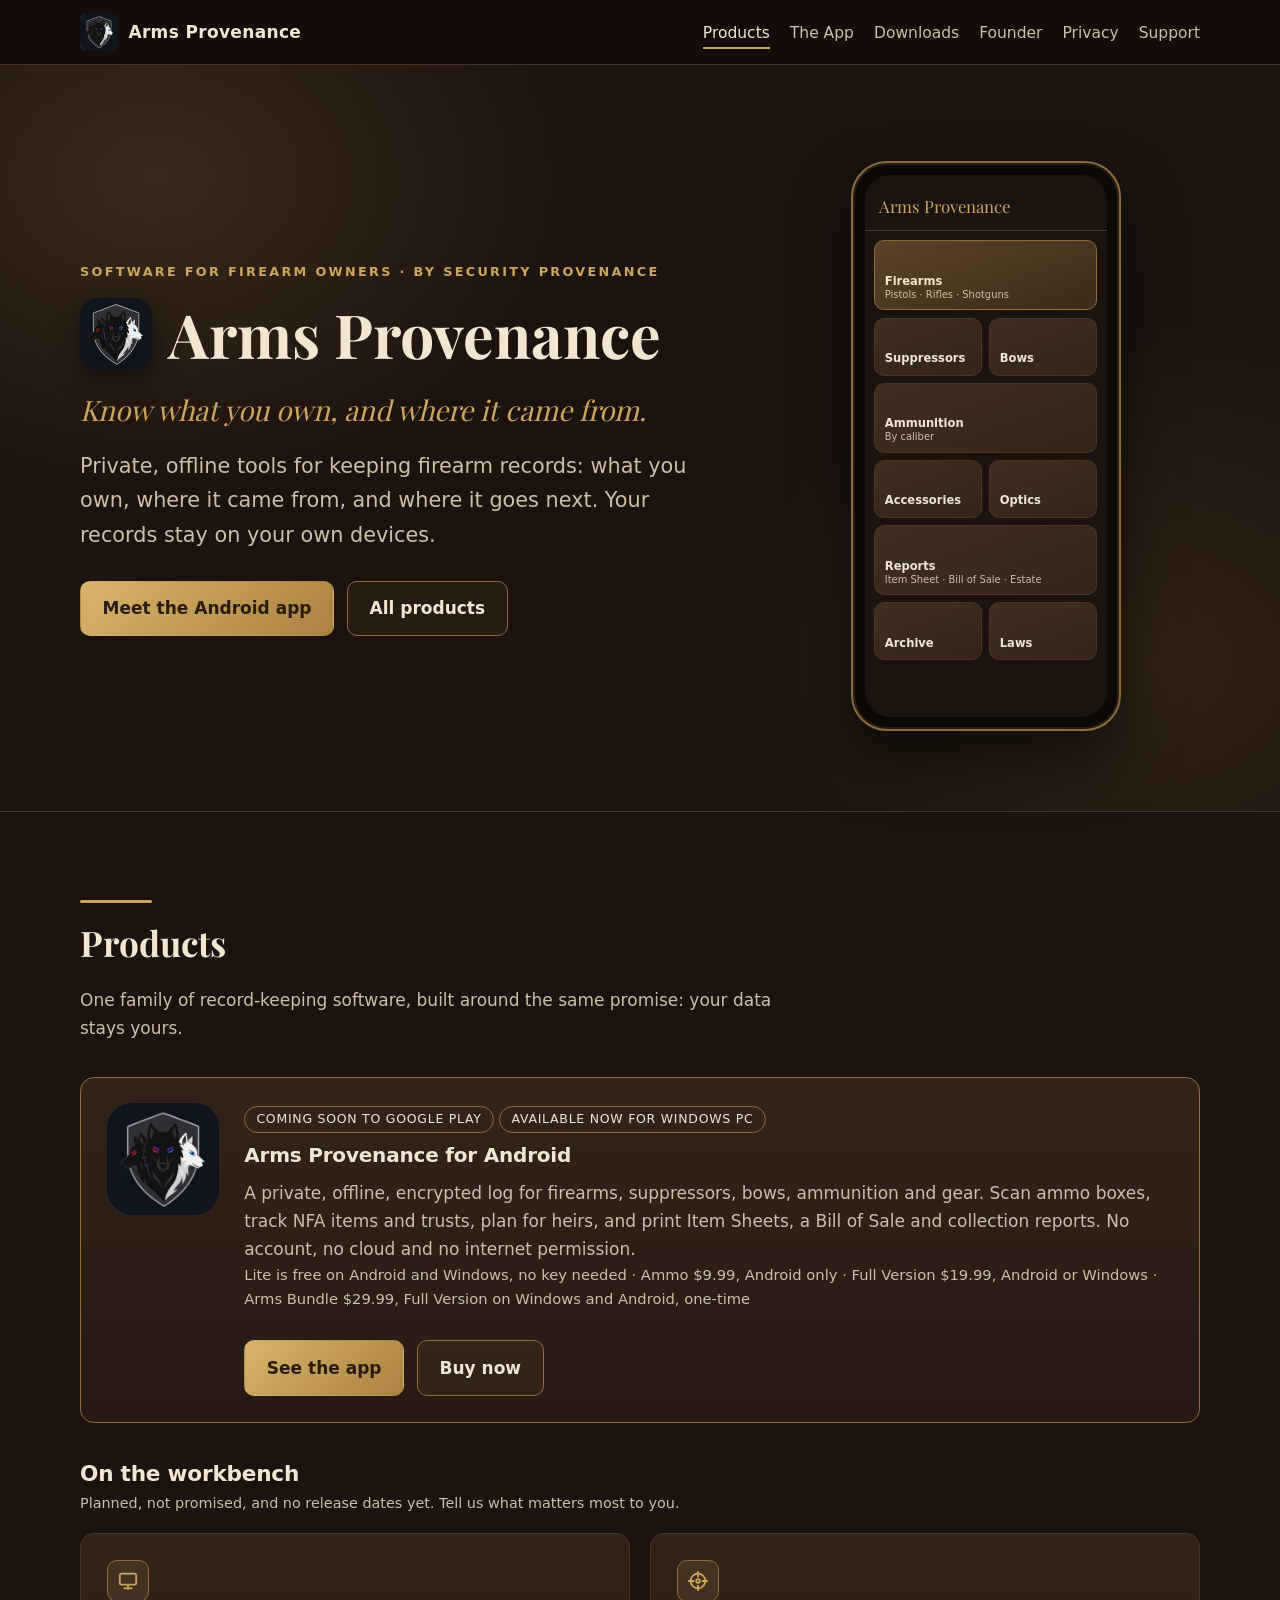
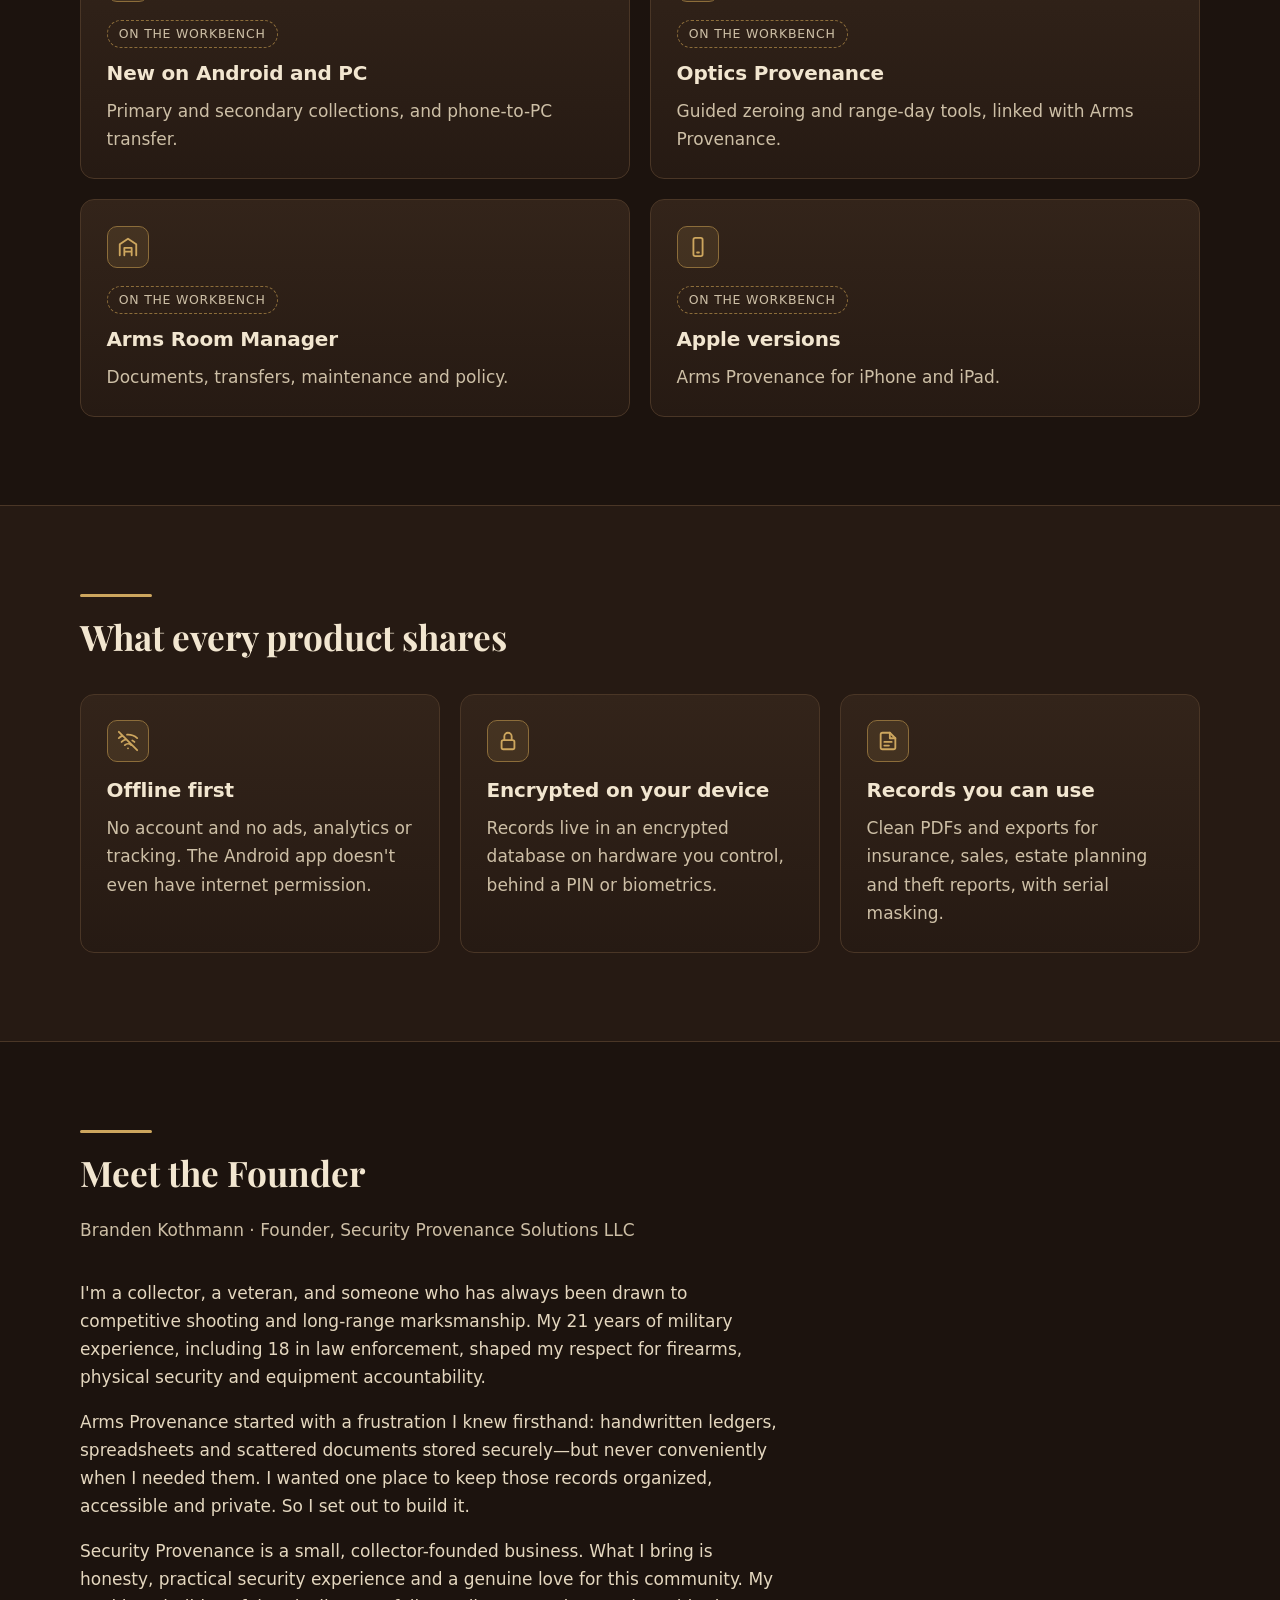
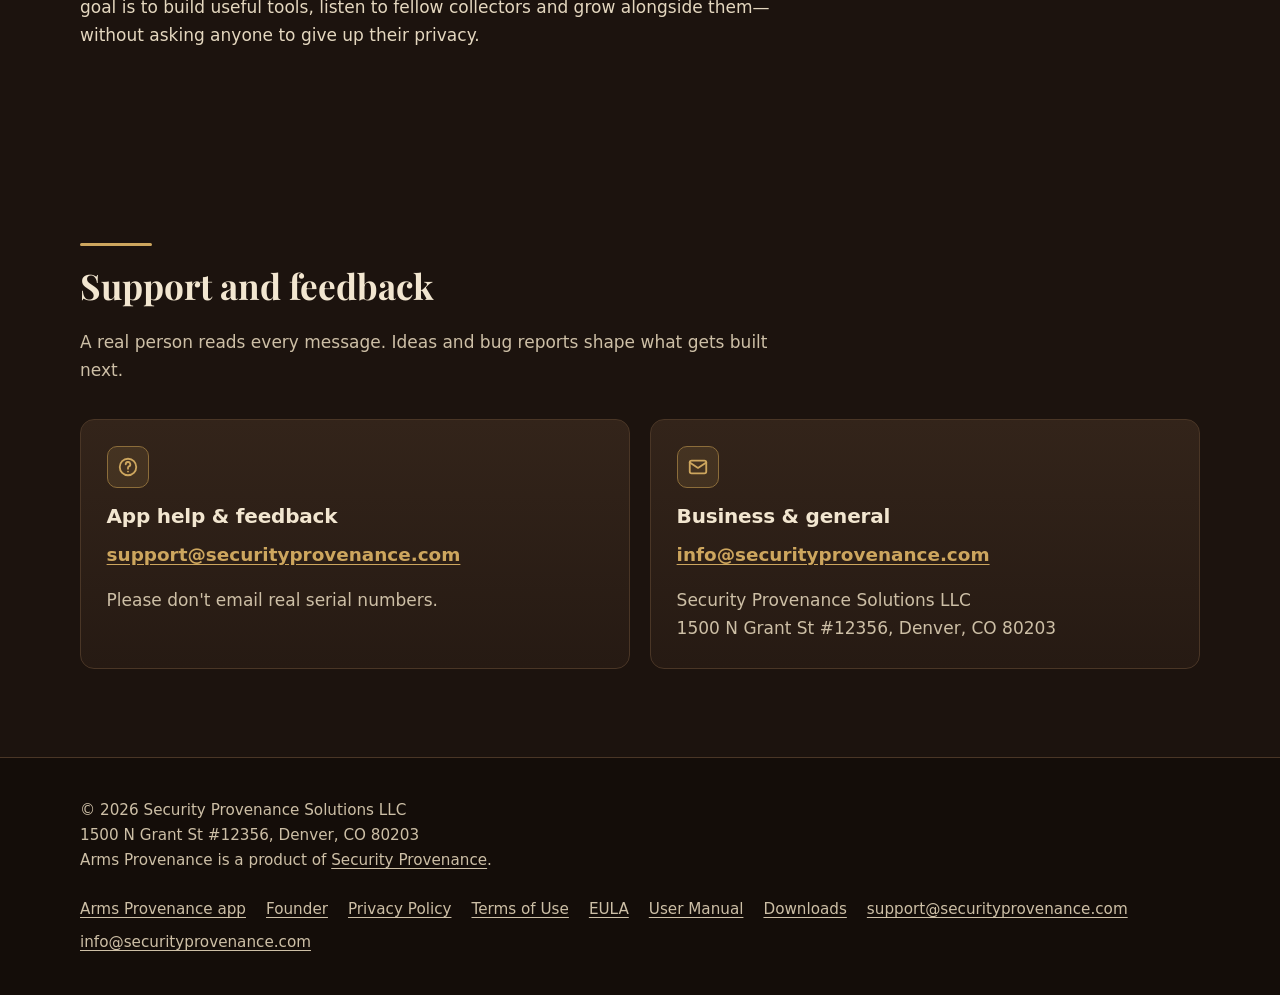
<file: index.html>
<!doctype html>
<html lang="en">
<head>
<meta charset="utf-8">
<meta name="viewport" content="width=device-width, initial-scale=1">
<meta http-equiv="Content-Security-Policy" content="default-src 'self'; img-src 'self' data:; style-src 'self'; script-src 'self'; object-src 'none'; base-uri 'self'; form-action 'self'">
<meta name="referrer" content="strict-origin-when-cross-origin">
<title>Arms Provenance | Private, offline software for firearm records</title>
<meta name="description" content="Arms Provenance is the home of private, offline firearm record-keeping software from Security Provenance, starting with the Arms Provenance Android app.">
<meta name="theme-color" content="#1C130E">
<meta name="color-scheme" content="dark">
<link rel="canonical" href="https://armsprovenance.com/">
<link rel="icon" href="favicon.ico" sizes="any">
<link rel="icon" type="image/png" sizes="32x32" href="favicon-32.png">
<link rel="apple-touch-icon" href="apple-touch-icon.png">
<link rel="preload" href="assets/fonts/ap-display.woff2" as="font" type="font/woff2" crossorigin>
<link rel="stylesheet" href="assets/css/style.css">
<link rel="stylesheet" href="assets/css/arms-provenance.css">
<meta property="og:type" content="website">
<meta property="og:site_name" content="Arms Provenance">
<meta property="og:title" content="Arms Provenance | Private, offline software for firearm records">
<meta property="og:description" content="Arms Provenance is the home of private, offline firearm record-keeping software from Security Provenance, starting with the Arms Provenance Android app.">
<meta property="og:url" content="https://armsprovenance.com/">
<meta property="og:image" content="https://armsprovenance.com/assets/img/og-image.jpg">
<meta property="og:image:width" content="1200">
<meta property="og:image:height" content="630">
<meta property="og:image:alt" content="Arms Provenance">
<meta name="twitter:card" content="summary_large_image">
<meta name="twitter:title" content="Arms Provenance | Private, offline software for firearm records">
<meta name="twitter:description" content="Arms Provenance is the home of private, offline firearm record-keeping software from Security Provenance, starting with the Arms Provenance Android app.">
<meta name="twitter:image" content="https://armsprovenance.com/assets/img/og-image.jpg">
</head>
<body class="ap">
<a class="skip" href="#main">Skip to content</a>
<header class="site-header">
  <nav class="container nav" aria-label="Main">
    <a class="brand" href="index.html"><img src="assets/img/logo-128.webp" width="38" height="38" alt=""><span>Arms Provenance</span></a>
    <ul>
      <li><a class="navlink" href="index.html#products" aria-current="page">Products</a></li>
      <li><a class="navlink" href="app.html">The App</a></li>
      <li><a class="navlink" href="downloads.html">Downloads</a></li>
      <li><a class="navlink" href="index.html#founder">Founder</a></li>
      <li><a class="navlink" href="privacy.html">Privacy</a></li>
      <li><a class="navlink" href="index.html#support">Support</a></li>
    </ul>
  </nav>
</header>
<main id="main">
<section class="ap-hero" aria-labelledby="hub-title">
  <div class="container hero-grid">
    <div>
      <span class="eyebrow">Software for firearm owners &middot; by Security Provenance</span>
      <div class="ap-title">
        <picture><source srcset="assets/img/logo-256.webp" type="image/webp"><img src="assets/img/logo-256.png" width="72" height="72" alt="Arms Provenance icon"></picture>
        <h1 id="hub-title">Arms Provenance</h1>
      </div>
      <p class="ap-tag">Know what you own, and where it came from.</p>
      <p class="lead">Private, offline tools for keeping firearm records: what you own, where it came from, and where it goes next. Your records stay on your own devices.</p>
      <div class="btns">
        <a class="btn btn-primary" href="app.html">Meet the Android app</a>
        <a class="btn btn-ghost" href="#products">All products</a>
      </div>
    </div>
    <div class="phone" role="img" aria-label="Illustration of the Arms Provenance home screen with category tiles">
      <div class="phone-screen">
        <div class="phone-bar">Arms Provenance</div>
        <div class="tiles" aria-hidden="true">
          <div class="tile wide brass">Firearms<small>Pistols &middot; Rifles &middot; Shotguns</small></div>
          <div class="tile">Suppressors</div>
          <div class="tile">Bows</div>
          <div class="tile wide">Ammunition<small>By caliber</small></div>
          <div class="tile">Accessories</div>
          <div class="tile">Optics</div>
          <div class="tile wide">Reports<small>Item Sheet &middot; Bill of Sale &middot; Estate</small></div>
          <div class="tile">Archive</div>
          <div class="tile">Laws</div>
        </div>
      </div>
    </div>
  </div>
</section>

<section id="products" aria-labelledby="products-title">
  <div class="container">
    <div class="section-head"><div class="rule" aria-hidden="true"><span></span><span></span><span></span></div><h2 id="products-title">Products</h2><p>One family of record-keeping software, built around the same promise: your data stays yours.</p></div>
    <article class="card product flagship">
      <picture><source srcset="assets/img/logo-256.webp" type="image/webp"><img src="assets/img/logo-256.png" width="112" height="112" alt="Arms Provenance app icon"></picture>
      <div>
        <span class="pill pill-brass">Coming soon to Google Play</span>
        <span class="pill pill-brass">Available now for Windows PC</span>
        <h3>Arms Provenance for Android</h3>
        <p>A private, offline, encrypted log for firearms, suppressors, bows, ammunition and gear. Scan ammo boxes, track NFA items and trusts, plan for heirs, and print Item Sheets, a Bill of Sale and collection reports. No account, no cloud and no internet permission.</p>
        <p class="tier-line">Lite is free on Android and Windows, no key needed &middot; Ammo $9.99, Android only &middot; Full Version $19.99, Android or Windows &middot; Arms Bundle $29.99, Full Version on Windows and Android, one-time</p>
        <div class="btns"><a class="btn btn-primary" href="app.html">See the app</a><a class="btn btn-ghost" href="app.html#pricing">Buy now</a></div>
      </div>
    </article>
    <h3 class="sub-head">On the workbench</h3>
    <p class="soon-note top">Planned, not promised, and no release dates yet. Tell us what matters most to you.</p>
    <div class="grid grid-2 products">
      <article class="card product soon-card">
        <div class="icon-dot"><svg viewBox="0 0 24 24" aria-hidden="true"><rect x="3" y="4" width="18" height="12" rx="2"/><path d="M8 20h8M12 16v4"/></svg></div>
        <span class="pill">On the workbench</span>
        <h3>New on Android and PC</h3>
        <p>Primary and secondary collections, and phone-to-PC transfer.</p>
      </article>
      <article class="card product soon-card">
        <div class="icon-dot"><svg viewBox="0 0 24 24" aria-hidden="true"><circle cx="12" cy="12" r="8"/><circle cx="12" cy="12" r="2"/><path d="M12 2v5M12 17v5M2 12h5M17 12h5"/></svg></div>
        <span class="pill">On the workbench</span>
        <h3>Optics Provenance</h3>
        <p>Guided zeroing and range-day tools, linked with Arms Provenance.</p>
      </article>
      <article class="card product soon-card">
        <div class="icon-dot"><svg viewBox="0 0 24 24" aria-hidden="true"><path d="M3 21V9l9-6 9 6v12"/><path d="M8 21v-8h8v8M8 17h8"/></svg></div>
        <span class="pill">On the workbench</span>
        <h3>Arms Room Manager</h3>
        <p>Documents, transfers, maintenance and policy.</p>
      </article>
      <article class="card product soon-card">
        <div class="icon-dot"><svg viewBox="0 0 24 24" aria-hidden="true"><rect x="7" y="2" width="10" height="20" rx="2"/><path d="M11 18h2"/></svg></div>
        <span class="pill">On the workbench</span>
        <h3>Apple versions</h3>
        <p>Arms Provenance for iPhone and iPad.</p>
      </article>
    </div>
  </div>
</section>

<section class="section-alt" aria-labelledby="why-title">
  <div class="container">
    <div class="section-head"><div class="rule" aria-hidden="true"><span></span><span></span><span></span></div><h2 id="why-title">What every product shares</h2></div>
    <div class="grid grid-3">
      <div class="card"><div class="icon-dot"><svg viewBox="0 0 24 24" aria-hidden="true"><path d="M2 2l20 20M8.5 16.5a5 5 0 0 1 7 0M5 13a10 10 0 0 1 5-2.7M19 13a10 10 0 0 0-2.3-1.6M2 8.8a15 15 0 0 1 4.2-2.6M22 8.8A15 15 0 0 0 11 5M12 20h.01"/></svg></div><h3>Offline first</h3><p>No account and no ads, analytics or tracking. The Android app doesn't even have internet permission.</p></div>
      <div class="card"><div class="icon-dot"><svg viewBox="0 0 24 24" aria-hidden="true"><rect x="5" y="11" width="14" height="10" rx="2"/><path d="M8 11V7a4 4 0 0 1 8 0v4"/></svg></div><h3>Encrypted on your device</h3><p>Records live in an encrypted database on hardware you control, behind a PIN or biometrics.</p></div>
      <div class="card"><div class="icon-dot"><svg viewBox="0 0 24 24" aria-hidden="true"><path d="M14 3H6a2 2 0 0 0-2 2v14a2 2 0 0 0 2 2h12a2 2 0 0 0 2-2V9z"/><path d="M14 3v6h6M8 13h8M8 17h5"/></svg></div><h3>Records you can use</h3><p>Clean PDFs and exports for insurance, sales, estate planning and theft reports, with serial masking.</p></div>
    </div>
  </div>
</section>


<section id="founder" aria-labelledby="founder-title">
  <div class="container">
    <div class="section-head">
      <div class="rule" aria-hidden="true"><span></span><span></span><span></span></div>
      <h2 id="founder-title">Meet the Founder</h2>
      <p>Branden Kothmann · Founder, Security Provenance Solutions LLC</p>
    </div>
    <div class="prose founder-copy">
      <p>I'm a collector, a veteran, and someone who has always been drawn to competitive shooting and long-range marksmanship. My 21 years of military experience, including 18 in law enforcement, shaped my respect for firearms, physical security and equipment accountability.</p>
      <p>Arms Provenance started with a frustration I knew firsthand: handwritten ledgers, spreadsheets and scattered documents stored securely—but never conveniently when I needed them. I wanted one place to keep those records organized, accessible and private. So I set out to build it.</p>
      <p>Security Provenance is a small, collector-founded business. What I bring is honesty, practical security experience and a genuine love for this community. My goal is to build useful tools, listen to fellow collectors and grow alongside them—without asking anyone to give up their privacy.</p>
    </div>
  </div>
</section>

<section id="support" aria-labelledby="support-title">
  <div class="container">
    <div class="section-head"><div class="rule" aria-hidden="true"><span></span><span></span><span></span></div><h2 id="support-title">Support and feedback</h2><p>A real person reads every message. Ideas and bug reports shape what gets built next.</p></div>
    <div class="grid grid-2">
      <div class="card contact-card"><div class="icon-dot"><svg viewBox="0 0 24 24" aria-hidden="true"><circle cx="12" cy="12" r="9"/><path d="M9.5 9a2.5 2.5 0 1 1 3.5 2.3c-.6.3-1 .9-1 1.6V14M12 17h.01"/></svg></div><h3>App help &amp; feedback</h3><p><a class="mail" href="mailto:support@securityprovenance.com?subject=Arms%20Provenance%20support">support@securityprovenance.com</a></p><p class="mt">Please don't email real serial numbers.</p></div>
      <div class="card contact-card"><div class="icon-dot"><svg viewBox="0 0 24 24" aria-hidden="true"><rect x="3" y="5" width="18" height="14" rx="2"/><path d="M3 7l9 6 9-6"/></svg></div><h3>Business &amp; general</h3><p><a class="mail" href="mailto:info@securityprovenance.com">info@securityprovenance.com</a></p><p class="mt">Security Provenance Solutions LLC<br>1500 N Grant St #12356, Denver, CO 80203</p></div>
    </div>
  </div>
</section>
</main>
<footer class="site-footer">
  <div class="container footer-grid">
    <div>
      <p class="m0">&copy; 2026 Security Provenance Solutions LLC</p>
      <p class="m0">1500 N Grant St #12356, Denver, CO 80203</p>
      <p class="m0">Arms Provenance is a product of <a href="https://securityprovenance.com/">Security Provenance</a>.</p>
    </div>
    <ul>
      <li><a href="app.html">Arms Provenance app</a></li>
      <li><a href="index.html#founder">Founder</a></li>
      <li><a href="privacy.html">Privacy Policy</a></li>
      <li><a href="terms.html">Terms of Use</a></li>
      <li><a href="eula.html">EULA</a></li>
      <li><a href="Arms_Provenance_User_Manual.pdf">User Manual</a></li>
      <li><a href="downloads.html">Downloads</a></li>
      <li><a href="mailto:support@securityprovenance.com">support@securityprovenance.com</a></li>
      <li><a href="mailto:info@securityprovenance.com">info@securityprovenance.com</a></li>
    </ul>
  </div>
</footer>
</body>
</html>
</file>
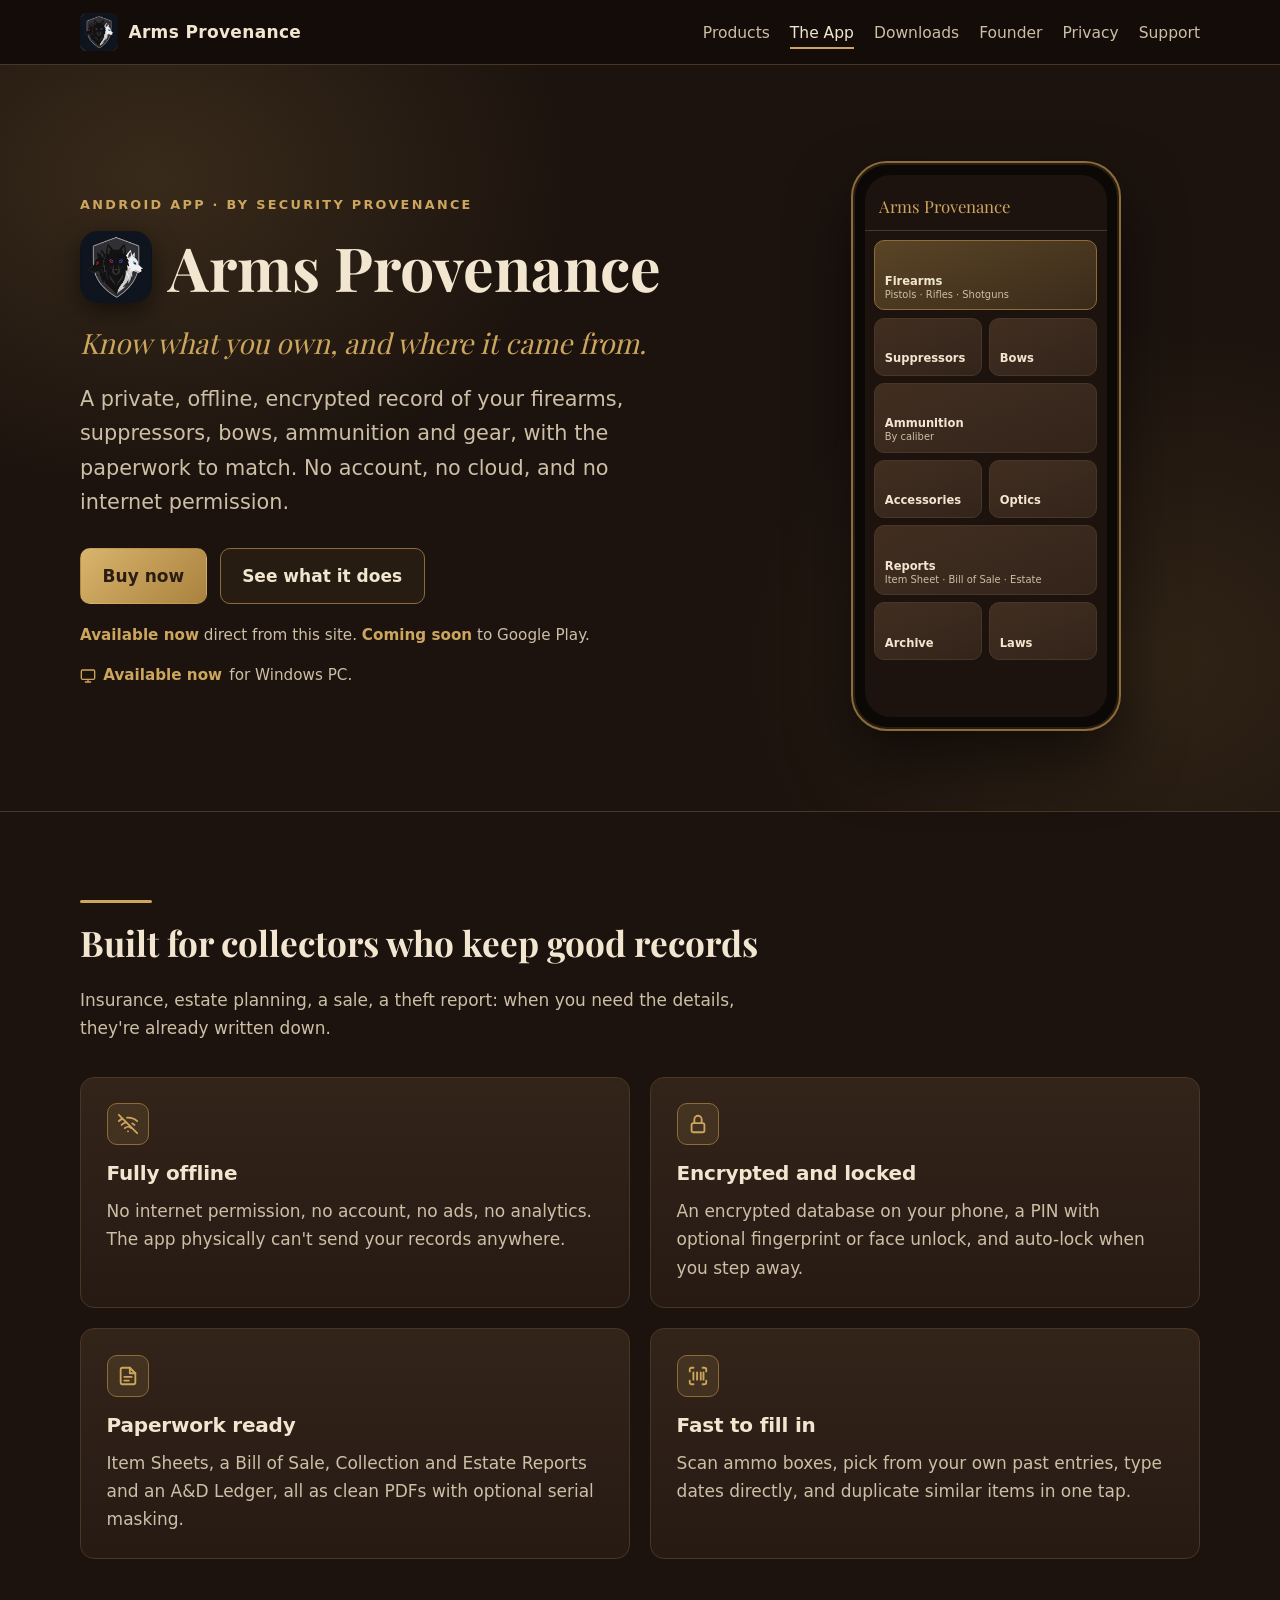
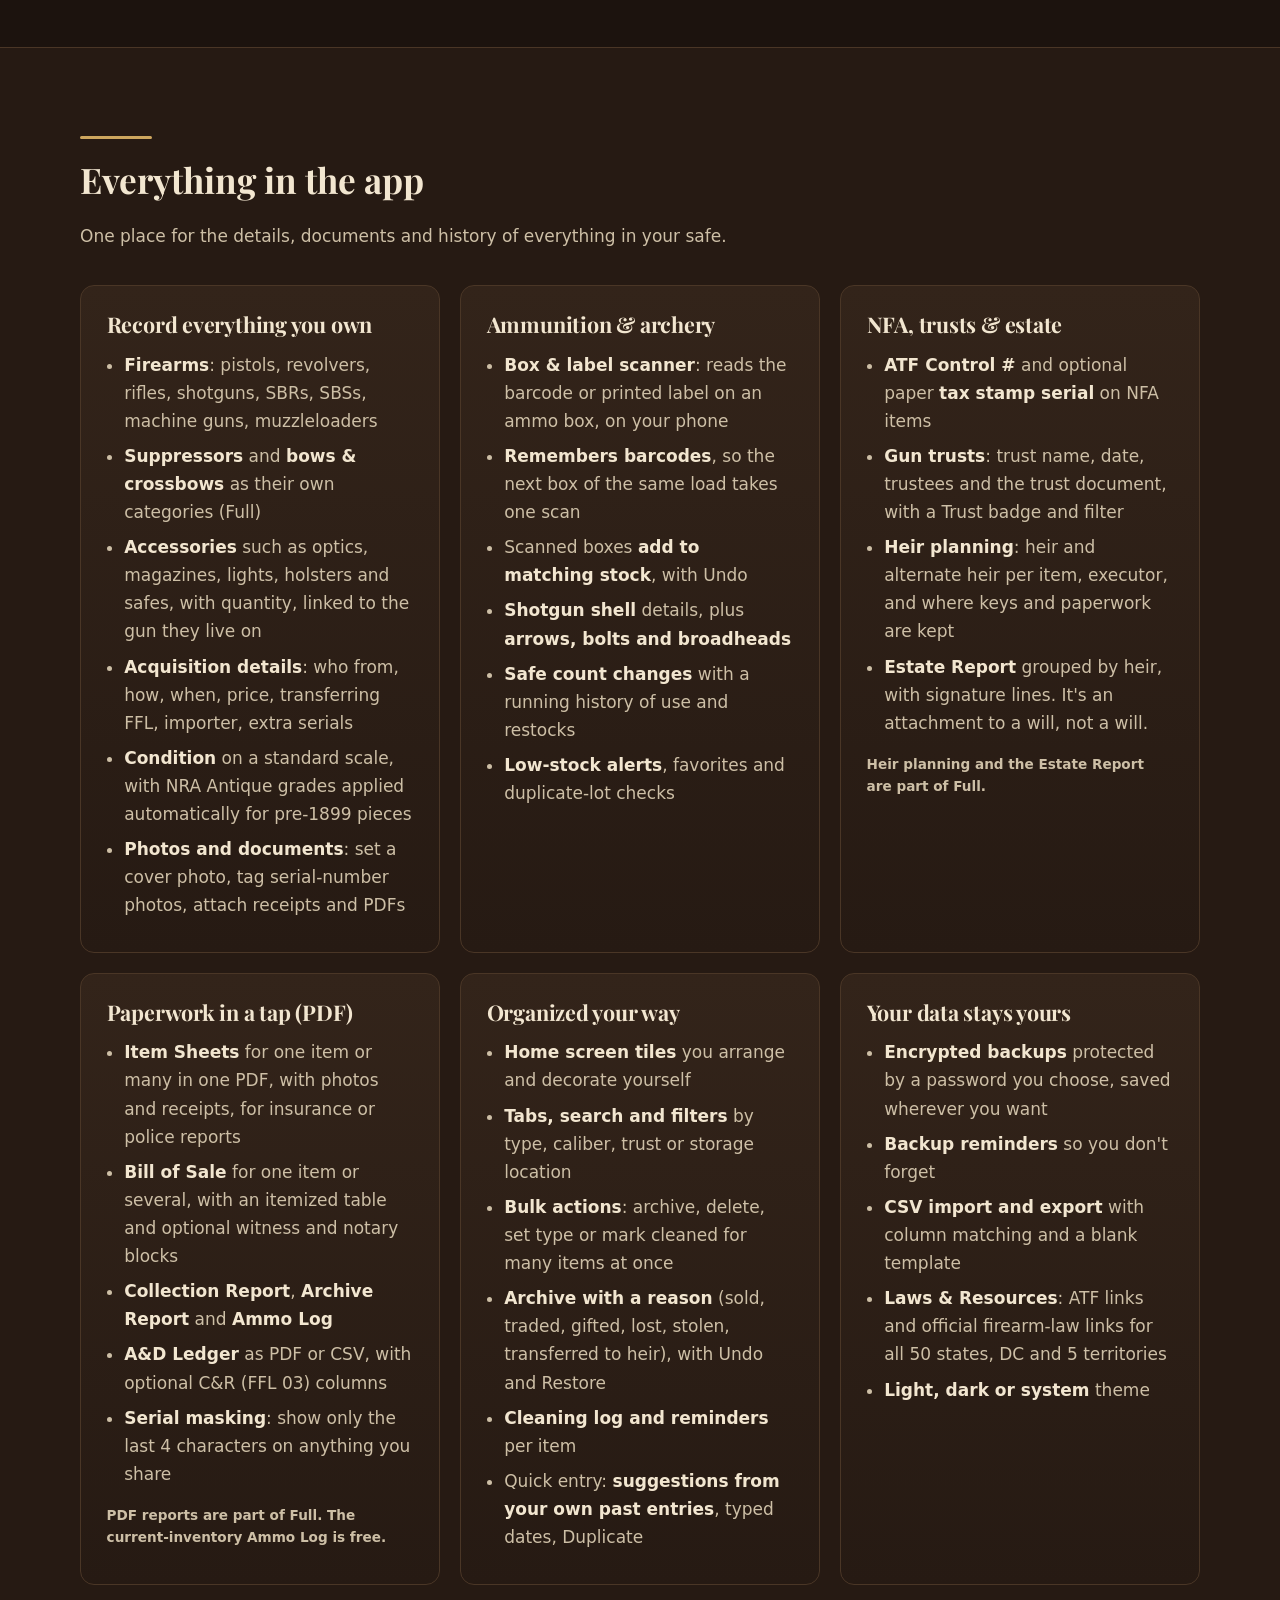
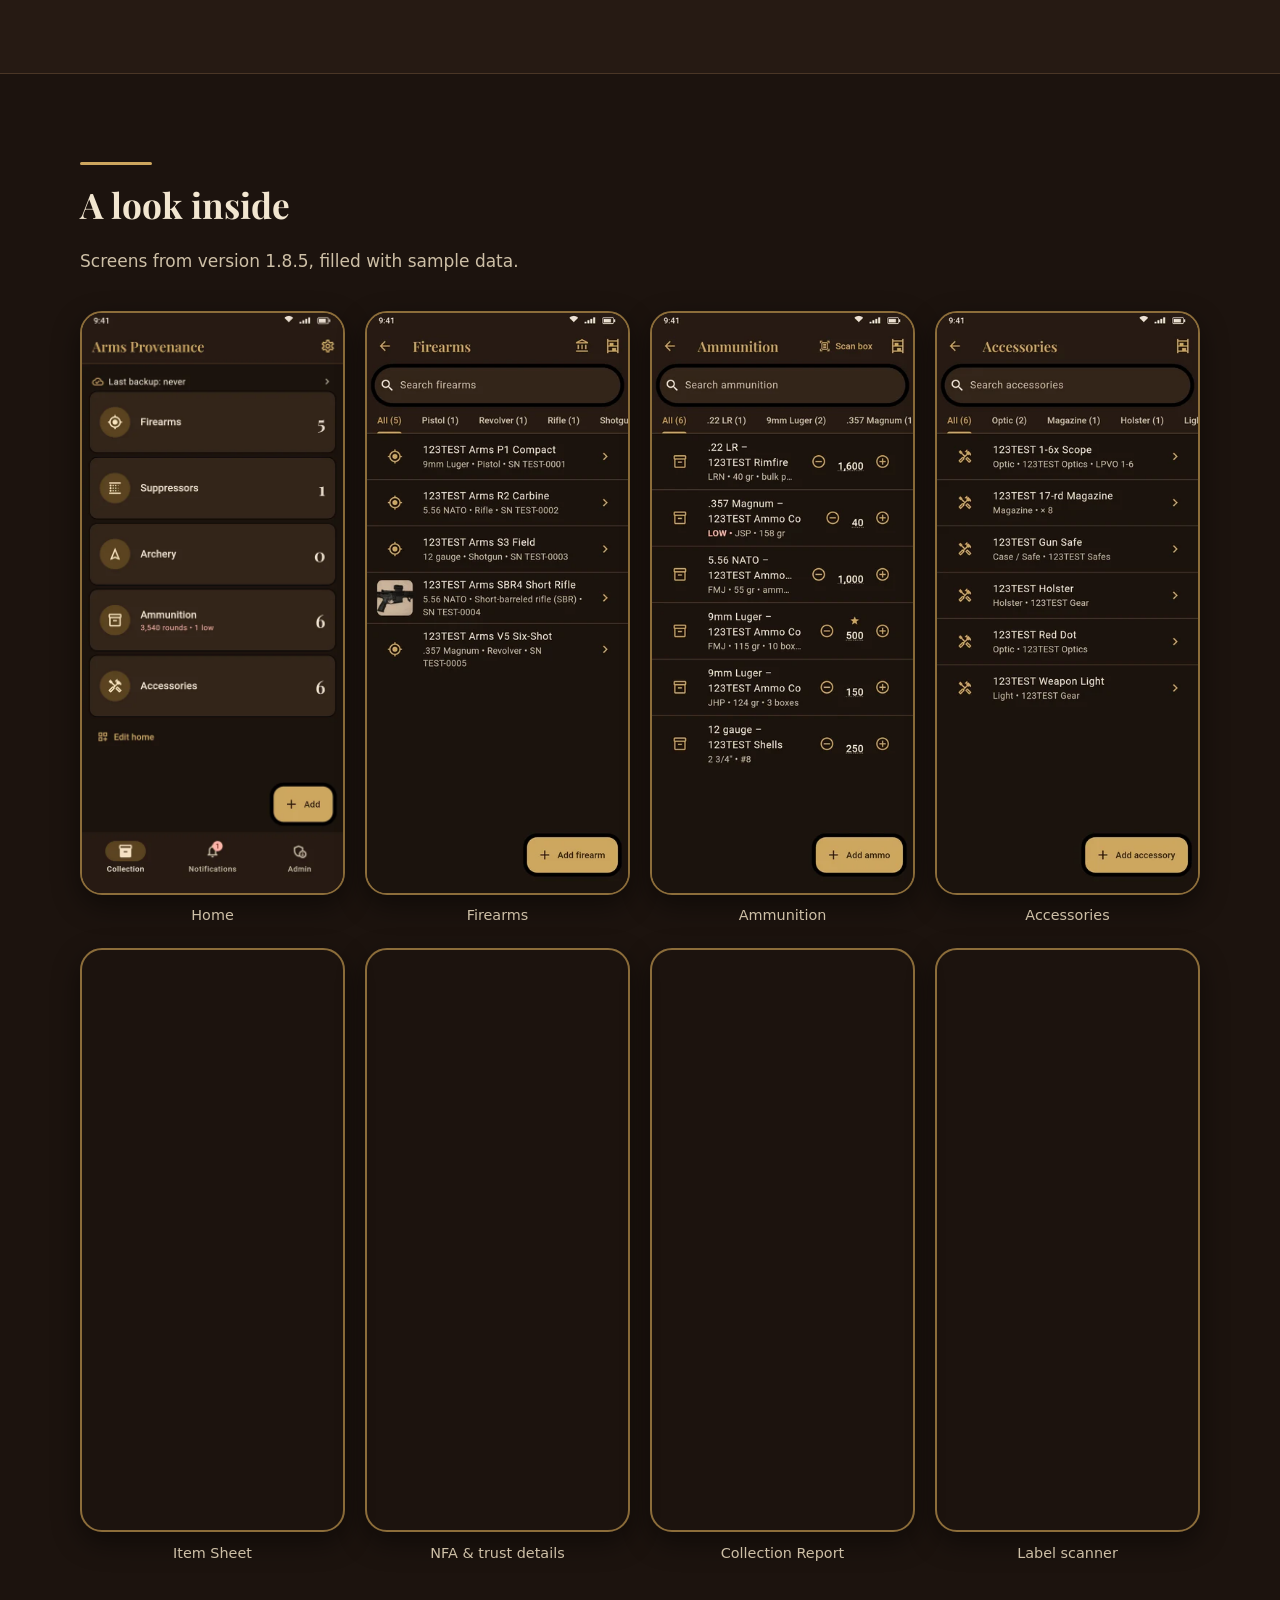
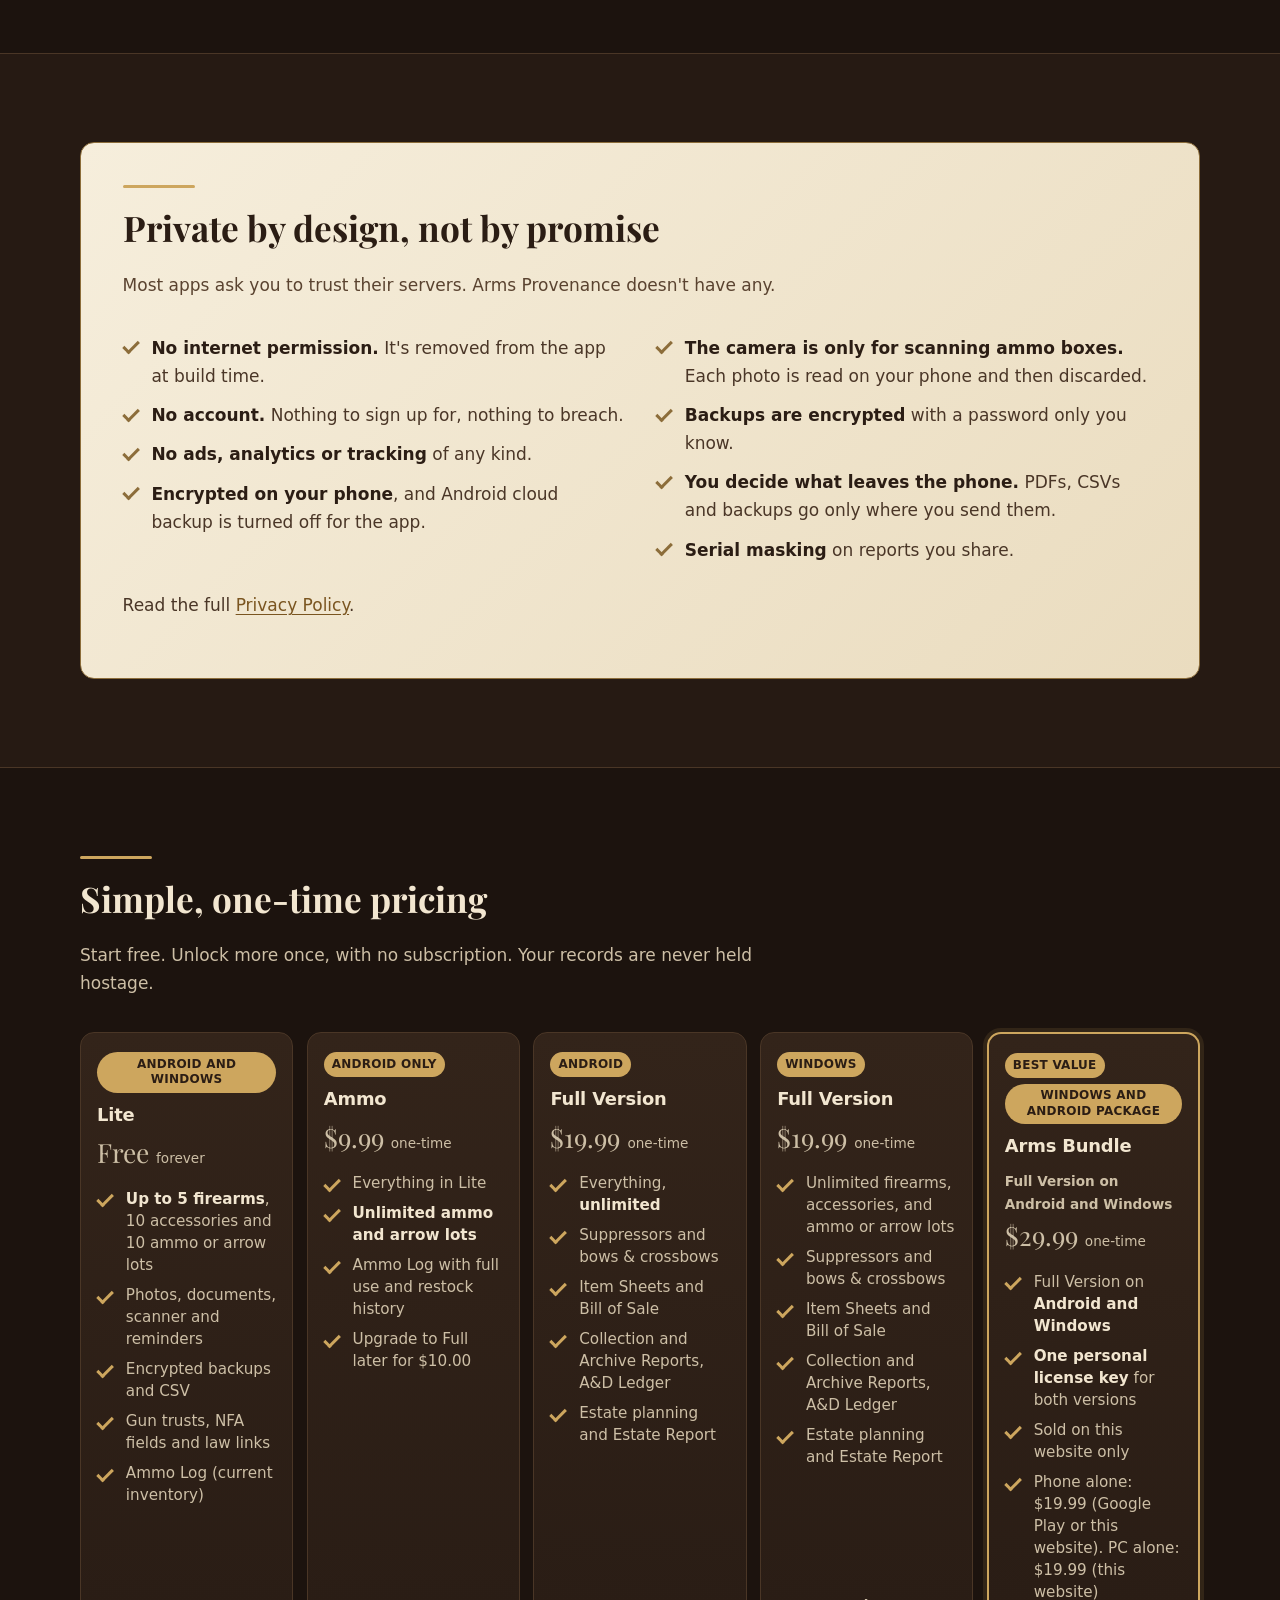
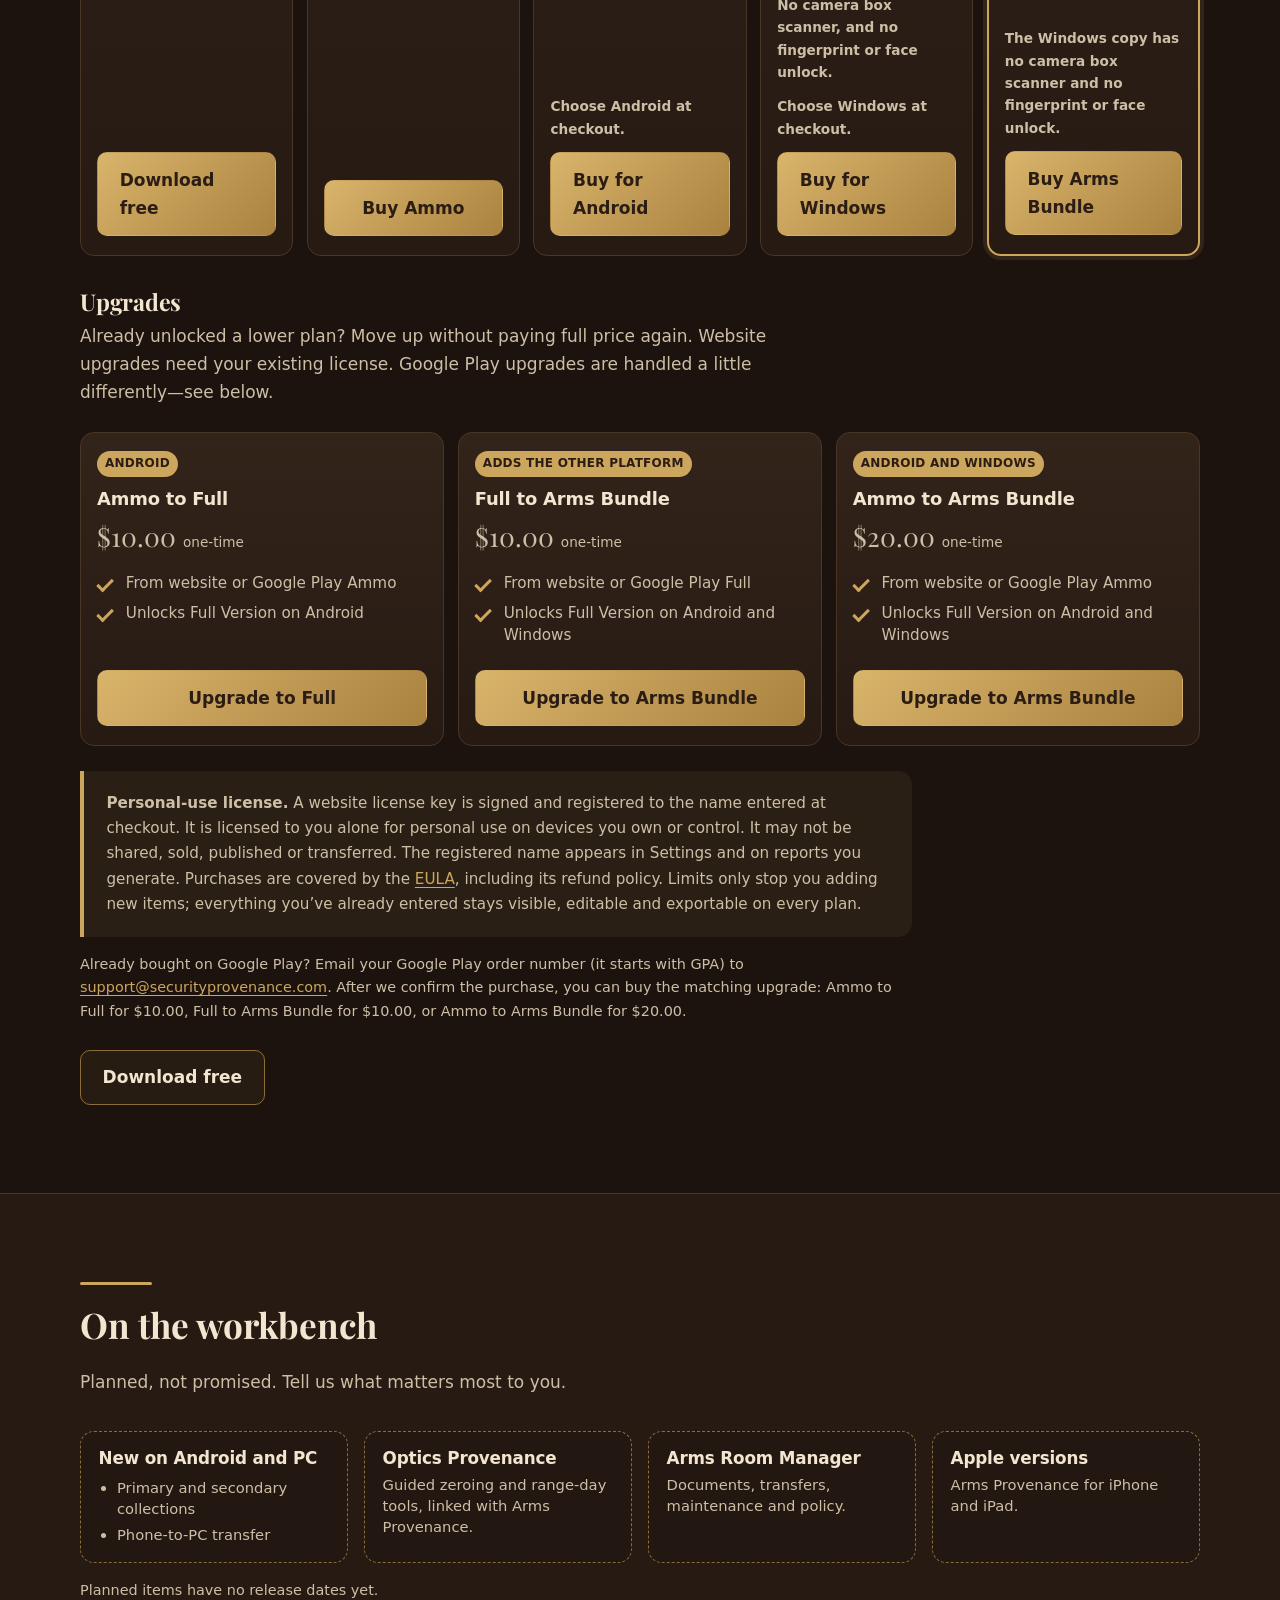
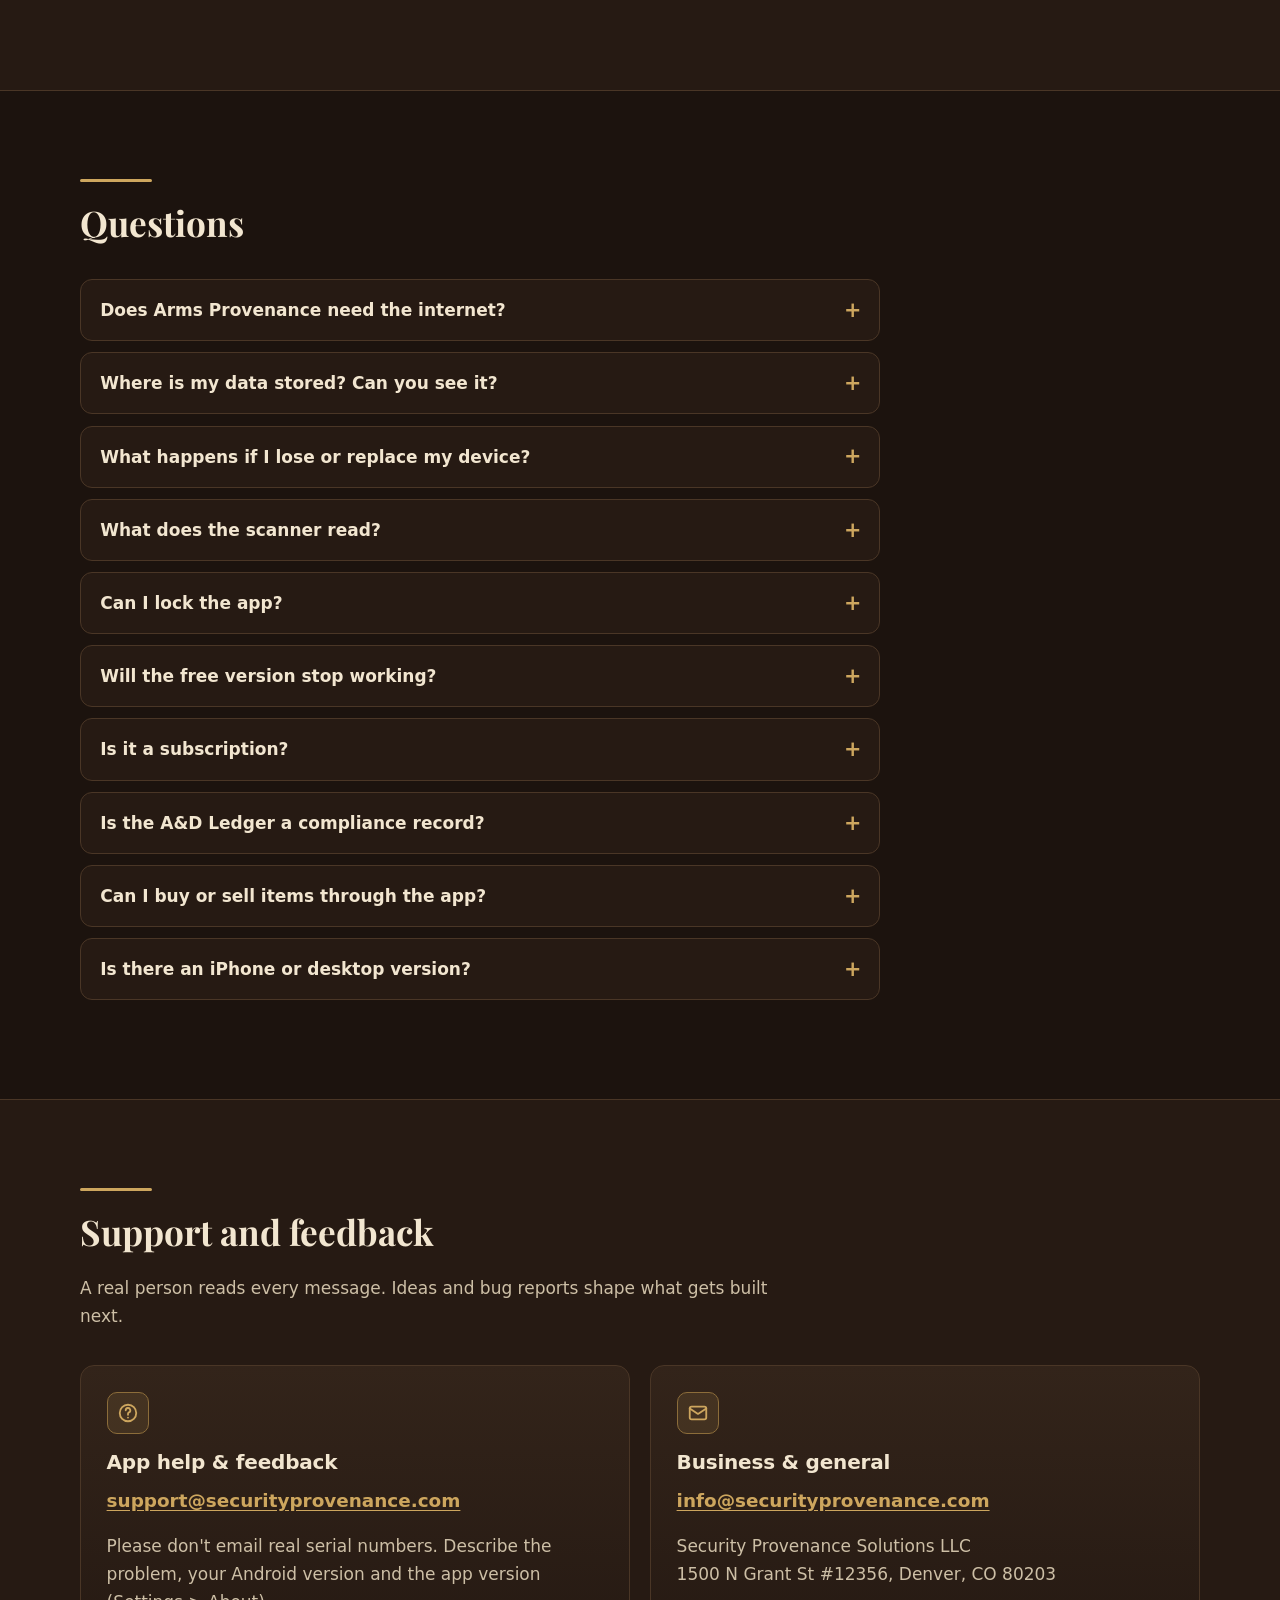
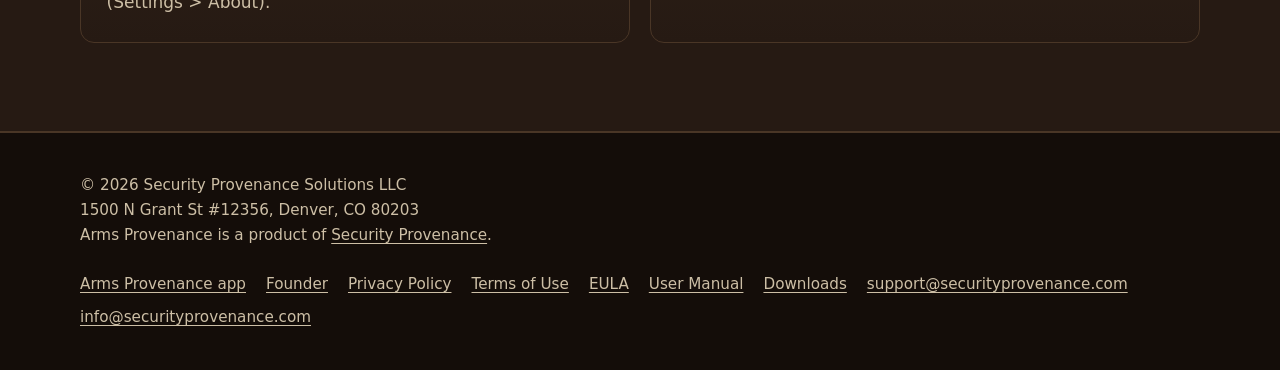
<file: app.html>
<!doctype html>
<html lang="en">
<head>
<meta charset="utf-8">
<meta name="viewport" content="width=device-width, initial-scale=1">
<meta http-equiv="Content-Security-Policy" content="default-src 'self'; img-src 'self' data:; style-src 'self'; script-src 'self'; object-src 'none'; base-uri 'self'; form-action 'self'">
<meta name="referrer" content="strict-origin-when-cross-origin">
<title>Arms Provenance for Android | Private, offline firearm collection log</title>
<meta name="description" content="Arms Provenance is a private, offline, encrypted Android log for firearms, suppressors, bows, ammunition and gear, with item sheets, bills of sale and estate reports. No internet permission.">
<meta name="theme-color" content="#1C130E">
<meta name="color-scheme" content="dark">
<link rel="canonical" href="https://armsprovenance.com/app.html">
<link rel="icon" href="favicon.ico" sizes="any">
<link rel="icon" type="image/png" sizes="32x32" href="favicon-32.png">
<link rel="apple-touch-icon" href="apple-touch-icon.png">
<link rel="preload" href="assets/fonts/ap-display.woff2" as="font" type="font/woff2" crossorigin>
<link rel="stylesheet" href="assets/css/style.css">
<link rel="stylesheet" href="assets/css/arms-provenance.css">
<meta property="og:type" content="website">
<meta property="og:site_name" content="Arms Provenance">
<meta property="og:title" content="Arms Provenance for Android | Private, offline firearm collection log">
<meta property="og:description" content="Arms Provenance is a private, offline, encrypted Android log for firearms, suppressors, bows, ammunition and gear, with item sheets, bills of sale and estate reports. No internet permission.">
<meta property="og:url" content="https://armsprovenance.com/app.html">
<meta property="og:image" content="https://armsprovenance.com/assets/img/og-image.jpg">
<meta property="og:image:width" content="1200">
<meta property="og:image:height" content="630">
<meta property="og:image:alt" content="Arms Provenance">
<meta name="twitter:card" content="summary_large_image">
<meta name="twitter:title" content="Arms Provenance for Android | Private, offline firearm collection log">
<meta name="twitter:description" content="Arms Provenance is a private, offline, encrypted Android log for firearms, suppressors, bows, ammunition and gear, with item sheets, bills of sale and estate reports. No internet permission.">
<meta name="twitter:image" content="https://armsprovenance.com/assets/img/og-image.jpg">
</head>
<body class="ap">
<a class="skip" href="#main">Skip to content</a>
<header class="site-header">
  <nav class="container nav" aria-label="Main">
    <a class="brand" href="index.html"><img src="assets/img/logo-128.webp" width="38" height="38" alt=""><span>Arms Provenance</span></a>
    <ul>
      <li><a class="navlink" href="index.html#products">Products</a></li>
      <li><a class="navlink" href="app.html" aria-current="page">The App</a></li>
      <li><a class="navlink" href="downloads.html">Downloads</a></li>
      <li><a class="navlink" href="index.html#founder">Founder</a></li>
      <li><a class="navlink" href="privacy.html">Privacy</a></li>
      <li><a class="navlink" href="index.html#support">Support</a></li>
    </ul>
  </nav>
</header>
<main id="main">
<section class="ap-hero" aria-labelledby="ap-title">
  <div class="container hero-grid">
    <div>
      <span class="eyebrow">Android app &middot; by Security Provenance</span>
      <div class="ap-title">
        <picture><source srcset="assets/img/logo-256.webp" type="image/webp"><img src="assets/img/logo-256.png" width="72" height="72" alt="Arms Provenance app icon"></picture>
        <h1 id="ap-title">Arms Provenance</h1>
      </div>
      <p class="ap-tag">Know what you own, and where it came from.</p>
      <p class="lead">A private, offline, encrypted record of your firearms, suppressors, bows, ammunition and gear, with the paperwork to match. No account, no cloud, and no internet permission.</p>
      <div class="btns">
        <a class="btn btn-primary" href="#pricing">Buy now</a>
        <a class="btn btn-ghost" href="#features">See what it does</a>
      </div>
      <p class="ap-status"><strong>Available now</strong> direct from this site. <strong>Coming soon</strong> to Google Play.</p>
      <p class="ap-status ap-status-pc"><svg class="ap-ico" aria-hidden="true" viewBox="0 0 24 24" width="16" height="16" fill="none" stroke="currentColor" stroke-width="2" stroke-linecap="round" stroke-linejoin="round"><rect x="2" y="3" width="20" height="14" rx="2"/><path d="M8 21h8M12 17v4"/></svg><strong>Available now</strong> for Windows PC.</p>
    </div>
    <div class="phone" role="img" aria-label="Illustration of the Arms Provenance home screen with category tiles">
      <div class="phone-screen">
        <div class="phone-bar">Arms Provenance</div>
        <div class="tiles" aria-hidden="true">
          <div class="tile wide brass">Firearms<small>Pistols &middot; Rifles &middot; Shotguns</small></div>
          <div class="tile">Suppressors</div>
          <div class="tile">Bows</div>
          <div class="tile wide">Ammunition<small>By caliber</small></div>
          <div class="tile">Accessories</div>
          <div class="tile">Optics</div>
          <div class="tile wide">Reports<small>Item Sheet &middot; Bill of Sale &middot; Estate</small></div>
          <div class="tile">Archive</div>
          <div class="tile">Laws</div>
        </div>
      </div>
    </div>
  </div>
</section>

<section aria-labelledby="benefits-title">
  <div class="container">
    <div class="section-head"><div class="rule" aria-hidden="true"><span></span><span></span><span></span></div><h2 id="benefits-title">Built for collectors who keep good records</h2><p>Insurance, estate planning, a sale, a theft report: when you need the details, they're already written down.</p></div>
    <div class="grid grid-2">
      <div class="card"><div class="icon-dot"><svg viewBox="0 0 24 24" aria-hidden="true"><path d="M2 2l20 20M8.5 16.5a5 5 0 0 1 7 0M5 13a10 10 0 0 1 5-2.7M19 13a10 10 0 0 0-2.3-1.6M2 8.8a15 15 0 0 1 4.2-2.6M22 8.8A15 15 0 0 0 11 5M12 20h.01"/></svg></div><h3>Fully offline</h3><p>No internet permission, no account, no ads, no analytics. The app physically can't send your records anywhere.</p></div>
      <div class="card"><div class="icon-dot"><svg viewBox="0 0 24 24" aria-hidden="true"><rect x="5" y="11" width="14" height="10" rx="2"/><path d="M8 11V7a4 4 0 0 1 8 0v4"/></svg></div><h3>Encrypted and locked</h3><p>An encrypted database on your phone, a PIN with optional fingerprint or face unlock, and auto-lock when you step away.</p></div>
      <div class="card"><div class="icon-dot"><svg viewBox="0 0 24 24" aria-hidden="true"><path d="M14 3H6a2 2 0 0 0-2 2v14a2 2 0 0 0 2 2h12a2 2 0 0 0 2-2V9z"/><path d="M14 3v6h6M8 13h8M8 17h5"/></svg></div><h3>Paperwork ready</h3><p>Item Sheets, a Bill of Sale, Collection and Estate Reports and an A&amp;D Ledger, all as clean PDFs with optional serial masking.</p></div>
      <div class="card"><div class="icon-dot"><svg viewBox="0 0 24 24" aria-hidden="true"><path d="M3 7V5a2 2 0 0 1 2-2h2M17 3h2a2 2 0 0 1 2 2v2M21 17v2a2 2 0 0 1-2 2h-2M7 21H5a2 2 0 0 1-2-2v-2M7 8v8M11 8v8M15 8v8M18 8v8"/></svg></div><h3>Fast to fill in</h3><p>Scan ammo boxes, pick from your own past entries, type dates directly, and duplicate similar items in one tap.</p></div>
    </div>
  </div>
</section>

<section id="features" class="section-alt" aria-labelledby="features-title">
  <div class="container">
    <div class="section-head"><div class="rule" aria-hidden="true"><span></span><span></span><span></span></div><h2 id="features-title">Everything in the app</h2><p>One place for the details, documents and history of everything in your safe.</p></div>
    <div class="grid grid-3"><div class="card feat-group"><h3>Record everything you own</h3><ul><li><strong>Firearms</strong>: pistols, revolvers, rifles, shotguns, SBRs, SBSs, machine guns, muzzleloaders</li><li><strong>Suppressors</strong> and <strong>bows &amp; crossbows</strong> as their own categories (Full)</li><li><strong>Accessories</strong> such as optics, magazines, lights, holsters and safes, with quantity, linked to the gun they live on</li><li><strong>Acquisition details</strong>: who from, how, when, price, transferring FFL, importer, extra serials</li><li><strong>Condition</strong> on a standard scale, with NRA Antique grades applied automatically for pre-1899 pieces</li><li><strong>Photos and documents</strong>: set a cover photo, tag serial-number photos, attach receipts and PDFs</li></ul></div><div class="card feat-group"><h3>Ammunition &amp; archery</h3><ul><li><strong>Box &amp; label scanner</strong>: reads the barcode or printed label on an ammo box, on your phone</li><li><strong>Remembers barcodes</strong>, so the next box of the same load takes one scan</li><li>Scanned boxes <strong>add to matching stock</strong>, with Undo</li><li><strong>Shotgun shell</strong> details, plus <strong>arrows, bolts and broadheads</strong></li><li><strong>Safe count changes</strong> with a running history of use and restocks</li><li><strong>Low-stock alerts</strong>, favorites and duplicate-lot checks</li></ul></div><div class="card feat-group"><h3>NFA, trusts &amp; estate</h3><ul><li><strong>ATF Control #</strong> and optional paper <strong>tax stamp serial</strong> on NFA items</li><li><strong>Gun trusts</strong>: trust name, date, trustees and the trust document, with a Trust badge and filter</li><li><strong>Heir planning</strong>: heir and alternate heir per item, executor, and where keys and paperwork are kept</li><li><strong>Estate Report</strong> grouped by heir, with signature lines. It's an attachment to a will, not a will.</li></ul><p class="tier-note mt">Heir planning and the Estate Report are part of Full.</p></div><div class="card feat-group"><h3>Paperwork in a tap (PDF)</h3><ul><li><strong>Item Sheets</strong> for one item or many in one PDF, with photos and receipts, for insurance or police reports</li><li><strong>Bill of Sale</strong> for one item or several, with an itemized table and optional witness and notary blocks</li><li><strong>Collection Report</strong>, <strong>Archive Report</strong> and <strong>Ammo Log</strong></li><li><strong>A&amp;D Ledger</strong> as PDF or CSV, with optional C&amp;R (FFL 03) columns</li><li><strong>Serial masking</strong>: show only the last 4 characters on anything you share</li></ul><p class="tier-note mt">PDF reports are part of Full. The current-inventory Ammo Log is free.</p></div><div class="card feat-group"><h3>Organized your way</h3><ul><li><strong>Home screen tiles</strong> you arrange and decorate yourself</li><li><strong>Tabs, search and filters</strong> by type, caliber, trust or storage location</li><li><strong>Bulk actions</strong>: archive, delete, set type or mark cleaned for many items at once</li><li><strong>Archive with a reason</strong> (sold, traded, gifted, lost, stolen, transferred to heir), with Undo and Restore</li><li><strong>Cleaning log and reminders</strong> per item</li><li>Quick entry: <strong>suggestions from your own past entries</strong>, typed dates, Duplicate</li></ul></div><div class="card feat-group"><h3>Your data stays yours</h3><ul><li><strong>Encrypted backups</strong> protected by a password you choose, saved wherever you want</li><li><strong>Backup reminders</strong> so you don't forget</li><li><strong>CSV import and export</strong> with column matching and a blank template</li><li><strong>Laws &amp; Resources</strong>: ATF links and official firearm-law links for all 50 states, DC and 5 territories</li><li><strong>Light, dark or system</strong> theme</li></ul></div></div>
  </div>
</section>

<section aria-labelledby="shots-title">
  <div class="container">
    <div class="section-head"><div class="rule" aria-hidden="true"><span></span><span></span><span></span></div><h2 id="shots-title">A look inside</h2><p>Screens from version 1.8.5, filled with sample data.</p></div>
    <div class="shots">
      <figure class="shot"><img src="assets/img/ap-shot-1.webp" width="360" height="800" loading="lazy" alt="Home screen with collection totals for firearms, suppressors, archery, ammunition and accessories"><figcaption>Home</figcaption></figure>
      <figure class="shot"><img src="assets/img/ap-shot-2.webp" width="360" height="800" loading="lazy" alt="Firearms list with type filters and sample items"><figcaption>Firearms</figcaption></figure>
      <figure class="shot"><img src="assets/img/ap-shot-3.webp" width="360" height="800" loading="lazy" alt="Ammunition list with round counts, a low-stock warning and quick add and remove buttons"><figcaption>Ammunition</figcaption></figure>
      <figure class="shot"><img src="assets/img/ap-shot-5.webp" width="360" height="800" loading="lazy" alt="Accessories list with optics, magazines, holsters, a safe and a weapon light, filtered by category"><figcaption>Accessories</figcaption></figure>
      <figure class="shot"><img src="assets/img/ap-shot-6.webp" width="360" height="800" loading="lazy" alt="Item Sheet preview for a short-barreled rifle with its photo and details, ready to print, save or share as a PDF"><figcaption>Item Sheet</figcaption></figure>
      <figure class="shot"><img src="assets/img/ap-shot-4.webp" width="360" height="800" loading="lazy" alt="Item details for a short-barreled rifle registered to a trust, with the serial number hidden"><figcaption>NFA &amp; trust details</figcaption></figure>
      <figure class="shot"><img src="assets/img/ap-shot-7.webp" width="360" height="800" loading="lazy" alt="Collection Report preview with a summary table and serial numbers masked to the last four digits"><figcaption>Collection Report</figcaption></figure>
      <figure class="shot"><img src="assets/img/ap-shot-8.webp" width="360" height="800" loading="lazy" alt="Box label scanner reading caliber, brand, load, grain, count and barcode from an ammunition box"><figcaption>Label scanner</figcaption></figure>
    </div>
  </div>
</section>

<section id="privacy" class="section-alt" aria-labelledby="privacy-title">
  <div class="container">
    <div class="vault">
      <div class="section-head"><div class="rule" aria-hidden="true"><span></span><span></span><span></span></div><h2 id="privacy-title">Private by design, not by promise</h2><p>Most apps ask you to trust their servers. Arms Provenance doesn't have any.</p></div>
      <div class="cols">
        <ul class="checklist">
          <li><strong>No internet permission.</strong> It's removed from the app at build time.</li>
          <li><strong>No account.</strong> Nothing to sign up for, nothing to breach.</li>
          <li><strong>No ads, analytics or tracking</strong> of any kind.</li>
          <li><strong>Encrypted on your phone</strong>, and Android cloud backup is turned off for the app.</li>
        </ul>
        <ul class="checklist">
          <li><strong>The camera is only for scanning ammo boxes.</strong> Each photo is read on your phone and then discarded.</li>
          <li><strong>Backups are encrypted</strong> with a password only you know.</li>
          <li><strong>You decide what leaves the phone.</strong> PDFs, CSVs and backups go only where you send them.</li>
          <li><strong>Serial masking</strong> on reports you share.</li>
        </ul>
      </div>
      <p class="mt">Read the full <a href="privacy.html">Privacy Policy</a>.</p>
    </div>
  </div>
</section>

<section id="pricing" aria-labelledby="pricing-title">
  <div class="container">
    <div class="section-head"><div class="rule" aria-hidden="true"><span></span><span></span><span></span></div><h2 id="pricing-title">Simple, one-time pricing</h2><p>Start free. Unlock more once, with no subscription. Your records are never held hostage.</p></div>
    <div class="tiers">
      <article class="card tier" aria-label="Lite">
        <div class="tier-badges"><span class="tier-badge">Android and Windows</span></div>
        <h3>Lite</h3>
        <p class="price">Free <small>forever</small></p>
        <ul class="checklist">
          <li><strong>Up to 5 firearms</strong>, 10 accessories and 10 ammo or arrow lots</li>
          <li>Photos, documents, scanner and reminders</li>
          <li>Encrypted backups and CSV</li>
          <li>Gun trusts, NFA fields and law links</li>
          <li>Ammo Log (current inventory)</li>
        </ul>
        <div class="tier-foot"><a class="btn btn-primary" href="downloads.html">Download free</a></div>
      </article>
      <article class="card tier" aria-label="Ammo">
        <div class="tier-badges"><span class="tier-badge">Android only</span></div>
        <h3>Ammo</h3>
        <p class="price">$9.99 <small>one-time</small></p>
        <ul class="checklist">
          <li>Everything in Lite</li>
          <li><strong>Unlimited ammo and arrow lots</strong></li>
          <li>Ammo Log with full use and restock history</li>
          <li>Upgrade to Full later for $10.00</li>
        </ul>
        <div class="tier-foot"><a class="btn btn-primary" href="https://buy.stripe.com/aFaaEXbf46PN5Kj6ad0Jq00" rel="noopener">Buy Ammo</a></div>
      </article>
      <article class="card tier" aria-label="Full Version for Android">
        <div class="tier-badges"><span class="tier-badge">Android</span></div>
        <h3>Full Version</h3>
        <p class="price">$19.99 <small>one-time</small></p>
        <ul class="checklist">
          <li>Everything, <strong>unlimited</strong></li>
          <li>Suppressors and bows &amp; crossbows</li>
          <li>Item Sheets and Bill of Sale</li>
          <li>Collection and Archive Reports, A&amp;D Ledger</li>
          <li>Estate planning and Estate Report</li>
        </ul>
        <div class="tier-foot"><p class="tier-note">Choose <strong>Android</strong> at checkout.</p>
          <a class="btn btn-primary" href="https://buy.stripe.com/eVqfZh2Iya1Z3CbgOR0Jq01" rel="noopener">Buy for Android</a></div>
      </article>
      <article class="card tier" aria-label="Full Version for Windows">
        <div class="tier-badges"><span class="tier-badge">Windows</span></div>
        <h3>Full Version</h3>
        <p class="price">$19.99 <small>one-time</small></p>
        <ul class="checklist">
          <li>Unlimited firearms, accessories, and ammo or arrow lots</li>
          <li>Suppressors and bows &amp; crossbows</li>
          <li>Item Sheets and Bill of Sale</li>
          <li>Collection and Archive Reports, A&amp;D Ledger</li>
          <li>Estate planning and Estate Report</li>
        </ul>
        <div class="tier-foot">
          <p class="tier-note">No camera box scanner, and no fingerprint or face unlock.</p>
          <p class="tier-note">Choose <strong>Windows</strong> at checkout.</p>
          <a class="btn btn-primary" href="https://buy.stripe.com/eVqfZh2Iya1Z3CbgOR0Jq01" rel="noopener">Buy for Windows</a>
        </div>
      </article>
      <article class="card tier featured" aria-label="Arms Bundle">
        <div class="tier-badges"><span class="ribbon">Best value</span><span class="tier-badge">Windows and Android Package</span></div>
        <h3>Arms Bundle</h3>
        <p class="tier-note">Full Version on Android and Windows</p>
        <p class="price">$29.99 <small>one-time</small></p>
        <ul class="checklist">
          <li>Full Version on <strong>Android and Windows</strong></li>
          <li><strong>One personal license key</strong> for both versions</li>
          <li>Sold on this website only</li>
          <li>Phone alone: $19.99 (Google Play or this website). PC alone: $19.99 (this website)</li>
        </ul>
        <div class="tier-foot">
          <p class="tier-note">The Windows copy has no camera box scanner and no fingerprint or face unlock.</p>
          <a class="btn btn-primary" href="https://buy.stripe.com/8x214nerga1Z6On6ad0Jq02" rel="noopener">Buy Arms Bundle</a>
        </div>
      </article>
    </div>

    <h3 class="subhead" id="upgrades-title">Upgrades</h3>
    <p class="subhead-lead">Already unlocked a lower plan? Move up without paying full price again. Website upgrades need your existing license. Google Play upgrades are handled a little differently&mdash;see below.</p>
    <div class="upgrades">
      <article class="card tier" aria-label="Upgrade Ammo to Full">
        <div class="tier-badges"><span class="tier-badge">Android</span></div>
        <h3>Ammo to Full</h3>
        <p class="price">$10.00 <small>one-time</small></p>
        <ul class="checklist">
          <li>From website or Google Play Ammo</li>
          <li>Unlocks Full Version on Android</li>
        </ul>
        <div class="tier-foot"><a class="btn btn-primary" href="https://buy.stripe.com/dRmdR996Wb63a0z0PT0Jq04" rel="noopener">Upgrade to Full</a></div>
      </article>
      <article class="card tier" aria-label="Upgrade Full to Arms Bundle">
        <div class="tier-badges"><span class="tier-badge">Adds the other platform</span></div>
        <h3>Full to Arms Bundle</h3>
        <p class="price">$10.00 <small>one-time</small></p>
        <ul class="checklist">
          <li>From website or Google Play Full</li>
          <li>Unlocks Full Version on Android and Windows</li>
        </ul>
        <div class="tier-foot"><a class="btn btn-primary" href="https://buy.stripe.com/9B628r4QG0rpc8HgOR0Jq05" rel="noopener">Upgrade to Arms Bundle</a></div>
      </article>
      <article class="card tier" aria-label="Upgrade Ammo to Arms Bundle">
        <div class="tier-badges"><span class="tier-badge">Android and Windows</span></div>
        <h3>Ammo to Arms Bundle</h3>
        <p class="price">$20.00 <small>one-time</small></p>
        <ul class="checklist">
          <li>From website or Google Play Ammo</li>
          <li>Unlocks Full Version on Android and Windows</li>
        </ul>
        <div class="tier-foot"><a class="btn btn-primary" href="https://buy.stripe.com/fZu4gzergb636OneGJ0Jq06" rel="noopener">Upgrade to Arms Bundle</a></div>
      </article>
    </div>

    <div class="callout disclaimer" role="note">
      <p><strong>Personal-use license.</strong> A website license key is signed and registered to the name entered at checkout. It is licensed to you alone for personal use on devices you own or control. It may not be shared, sold, published or transferred. The registered name appears in Settings and on reports you generate. Purchases are covered by the <a href="eula.html">EULA</a>, including its refund policy. Limits only stop you adding new items; everything you&rsquo;ve already entered stays visible, editable and exportable on every plan.</p>
    </div>
    <p class="fine mt">Already bought on Google Play? Email your Google Play order number (it starts with GPA) to <a href="mailto:support@securityprovenance.com?subject=Google%20Play%20upgrade">support@securityprovenance.com</a>. After we confirm the purchase, you can buy the matching upgrade: Ammo to Full for $10.00, Full to Arms Bundle for $10.00, or Ammo to Arms Bundle for $20.00.</p>
    <div class="store-row">
      <a class="btn btn-ghost" href="downloads.html">Download free</a>
      <!-- GOOGLE PLAY BADGE: uncomment when the listing is live. Download the official badge from
           https://play.google.com/intl/en_us/badges/ and save it as assets/img/google-play-badge.png,
           then set the real package id in the link. Keep Google's badge guidelines.
      <a href="https://play.google.com/store/apps/details?id=PACKAGE_ID" aria-label="Get Arms Provenance on Google Play"><img class="play-badge" src="assets/img/google-play-badge.png" width="174" height="58" alt="Get it on Google Play"></a>
      -->
    </div>
  </div>
</section>

<!-- COMING SOON: optional. These are NOT built yet. Delete this section to launch without it. -->
<section class="section-alt" aria-labelledby="soon-title">
  <div class="container">
    <div class="section-head"><div class="rule" aria-hidden="true"><span></span><span></span><span></span></div><h2 id="soon-title">On the workbench</h2><p>Planned, not promised. Tell us what matters most to you.</p></div>
    <ul class="soon-grid">
      <li>
        <h3>New on Android and PC</h3>
        <ul>
          <li>Primary and secondary collections</li>
          <li>Phone-to-PC transfer</li>
        </ul>
      </li>
      <li>
        <h3>Optics Provenance</h3>
        <p>Guided zeroing and range-day tools, linked with Arms Provenance.</p>
      </li>
      <li>
        <h3>Arms Room Manager</h3>
        <p>Documents, transfers, maintenance and policy.</p>
      </li>
      <li>
        <h3>Apple versions</h3>
        <p>Arms Provenance for iPhone and iPad.</p>
      </li>
    </ul>
    <p class="soon-note">Planned items have no release dates yet.</p>
  </div>
</section>

<section id="faq" aria-labelledby="faq-title">
  <div class="container">
    <div class="section-head"><div class="rule" aria-hidden="true"><span></span><span></span><span></span></div><h2 id="faq-title">Questions</h2></div>
    <div class="faq">
      <details><summary>Does Arms Provenance need the internet?</summary><p>No. The Android app doesn&rsquo;t request internet permission, so it can&rsquo;t connect to anything. The Windows app is built the same way: your records stay on your device. Links in Laws &amp; Resources open in your device&rsquo;s own browser.</p></details>
      <details><summary>Where is my data stored? Can you see it?</summary><p>Only on your device, in an encrypted database. There&rsquo;s no account and no server, so we have no copy and no way to see what you enter.</p></details>
      <details><summary>What happens if I lose or replace my device?</summary><p>Because nothing is in the cloud, keep an encrypted backup. The app makes a password-protected backup file and can remind you on a schedule. Store the file somewhere you trust, then restore it on your new device.</p></details>
      <details><summary>What does the scanner read?</summary><p>Ammunition boxes: the barcode, or the printed label if there&rsquo;s no barcode it knows. Everything is read on your phone, and the photo is discarded right after. You always review the details before anything is saved. The Windows version does not include the camera box scanner.</p></details>
      <details><summary>Can I lock the app?</summary><p>Yes. Use a 4 to 8 digit PIN, with optional fingerprint or face unlock on Android. The app locks again when you leave it for more than a minute. The Windows version uses a PIN, without fingerprint or face unlock.</p></details>
      <details><summary>Will the free version stop working?</summary><p>No. Lite is free for good. Limits only stop you adding more items. Nothing you&rsquo;ve entered is ever hidden, locked or deleted, and archived items don&rsquo;t count toward the limit.</p></details>
      <details><summary>Is it a subscription?</summary><p>No. Ammo, Full Version and Arms Bundle are one-time unlocks, not subscriptions.</p></details>
      <details><summary>Is the A&amp;D Ledger a compliance record?</summary><p>Arms Provenance is a personal record-keeping tool, not a compliance tool. Private collectors are not federally required to keep an A&amp;D bound book. Federal licensees, including Curio &amp; Relic (FFL 03) collectors, are responsible for their own records under 27 CFR 478.125, which must be bound or kept in an ATF-approved alternate format. Check your state and local laws.</p></details>
      <details><summary>Can I buy or sell items through the app?</summary><p>No. Arms Provenance is a private record book. The Bill of Sale is a document you print and sign for your own records. The app doesn&rsquo;t list, sell or transfer anything.</p></details>
      <details><summary>Is there an iPhone or desktop version?</summary><p>Arms Provenance is on Android and Windows PC now, as downloads from this site. A Microsoft Store version of the Windows app is planned for later. Apple versions (iPhone and iPad) are on the workbench, with no dates yet. Email us if you&rsquo;d like to hear when they arrive.</p></details>
    </div>
  </div>
</section>

<section id="support" class="section-alt" aria-labelledby="support-title">
  <div class="container">
    <div class="section-head"><div class="rule" aria-hidden="true"><span></span><span></span><span></span></div><h2 id="support-title">Support and feedback</h2><p>A real person reads every message. Ideas and bug reports shape what gets built next.</p></div>
    <div class="grid grid-2">
      <div class="card contact-card"><div class="icon-dot"><svg viewBox="0 0 24 24" aria-hidden="true"><circle cx="12" cy="12" r="9"/><path d="M9.5 9a2.5 2.5 0 1 1 3.5 2.3c-.6.3-1 .9-1 1.6V14M12 17h.01"/></svg></div><h3>App help &amp; feedback</h3><p><a class="mail" href="mailto:support@securityprovenance.com?subject=Arms%20Provenance%20support">support@securityprovenance.com</a></p><p class="mt">Please don't email real serial numbers. Describe the problem, your Android version and the app version (Settings &gt; About).</p></div>
      <div class="card contact-card"><div class="icon-dot"><svg viewBox="0 0 24 24" aria-hidden="true"><rect x="3" y="5" width="18" height="14" rx="2"/><path d="M3 7l9 6 9-6"/></svg></div><h3>Business &amp; general</h3><p><a class="mail" href="mailto:info@securityprovenance.com">info@securityprovenance.com</a></p><p class="mt">Security Provenance Solutions LLC<br>1500 N Grant St #12356, Denver, CO 80203</p></div>
    </div>
  </div>
</section>
</main>
<footer class="site-footer">
  <div class="container footer-grid">
    <div>
      <p class="m0">&copy; 2026 Security Provenance Solutions LLC</p>
      <p class="m0">1500 N Grant St #12356, Denver, CO 80203</p>
      <p class="m0">Arms Provenance is a product of <a href="https://securityprovenance.com/">Security Provenance</a>.</p>
    </div>
    <ul>
      <li><a href="app.html">Arms Provenance app</a></li>
      <li><a href="index.html#founder">Founder</a></li>
      <li><a href="privacy.html">Privacy Policy</a></li>
      <li><a href="terms.html">Terms of Use</a></li>
      <li><a href="eula.html">EULA</a></li>
      <li><a href="Arms_Provenance_User_Manual.pdf">User Manual</a></li>
      <li><a href="downloads.html">Downloads</a></li>
      <li><a href="mailto:support@securityprovenance.com">support@securityprovenance.com</a></li>
      <li><a href="mailto:info@securityprovenance.com">info@securityprovenance.com</a></li>
    </ul>
  </div>
</footer>
</body>
</html>
</file>
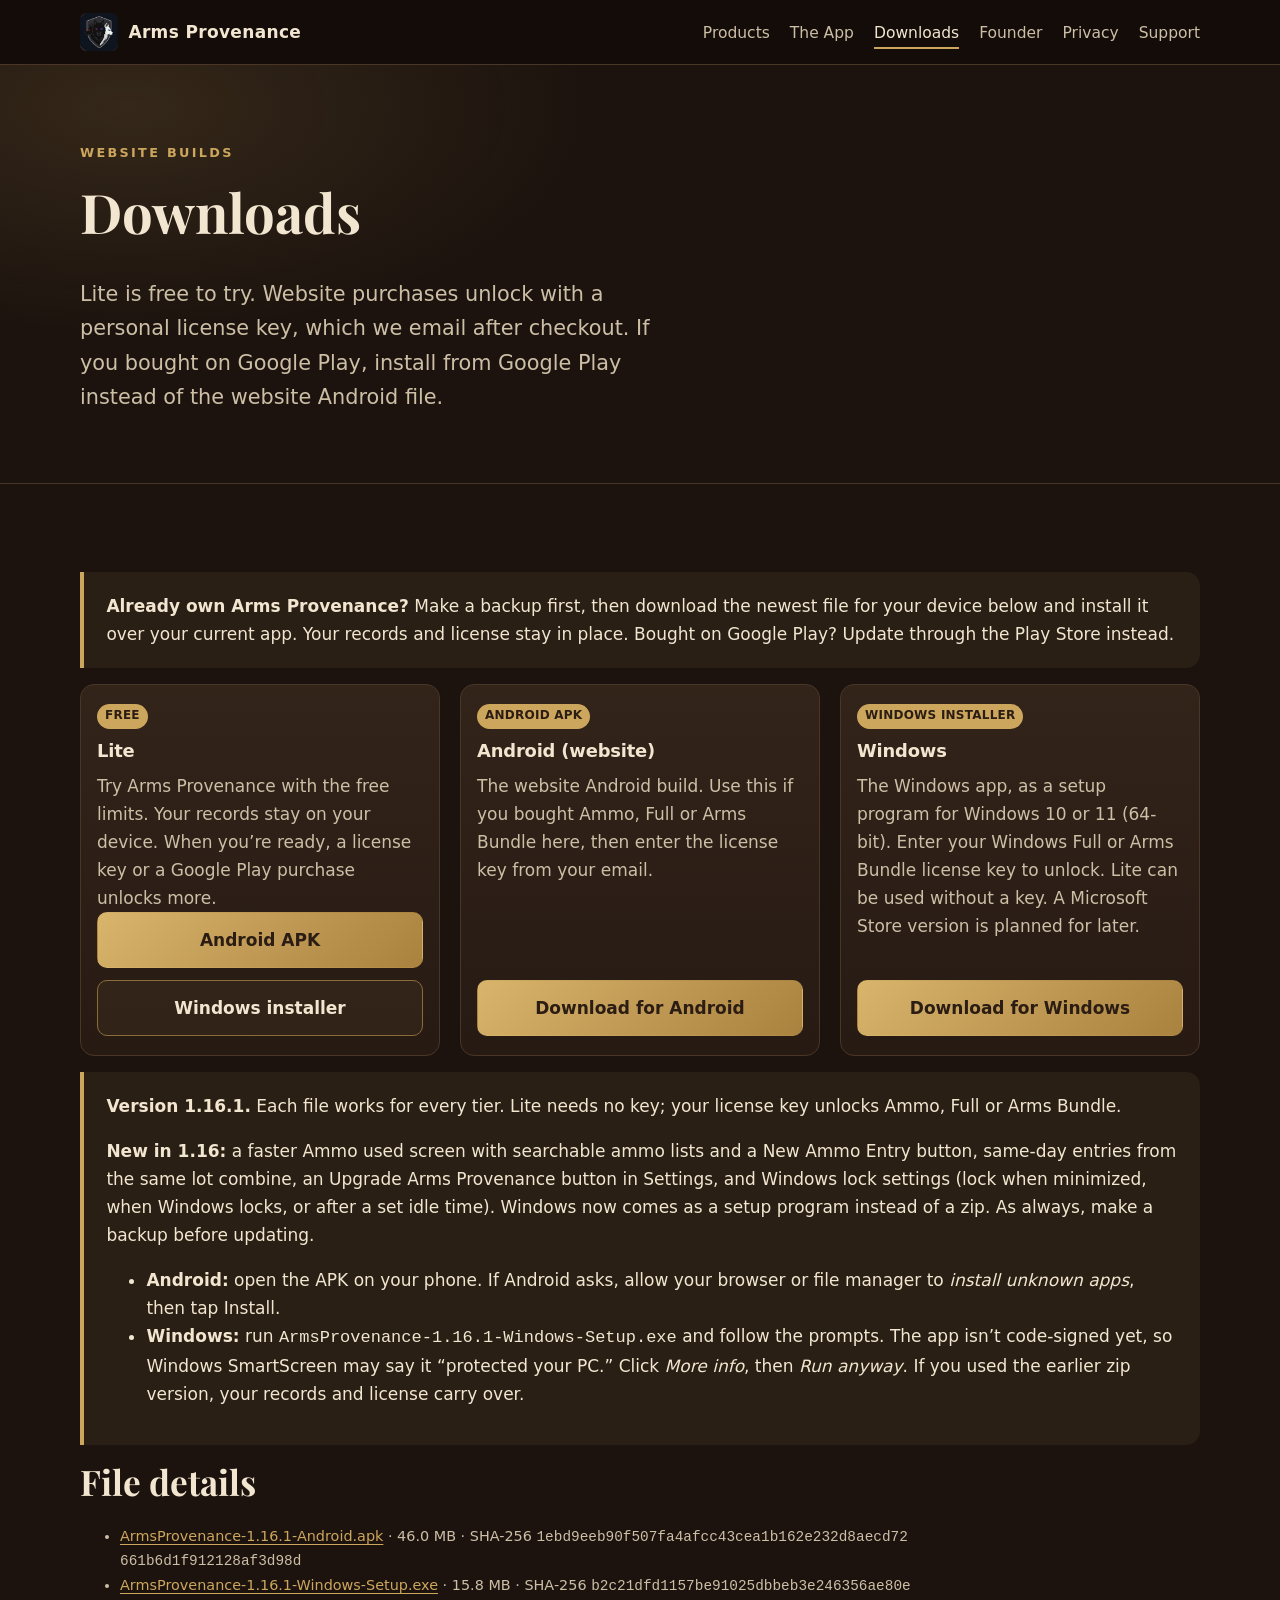
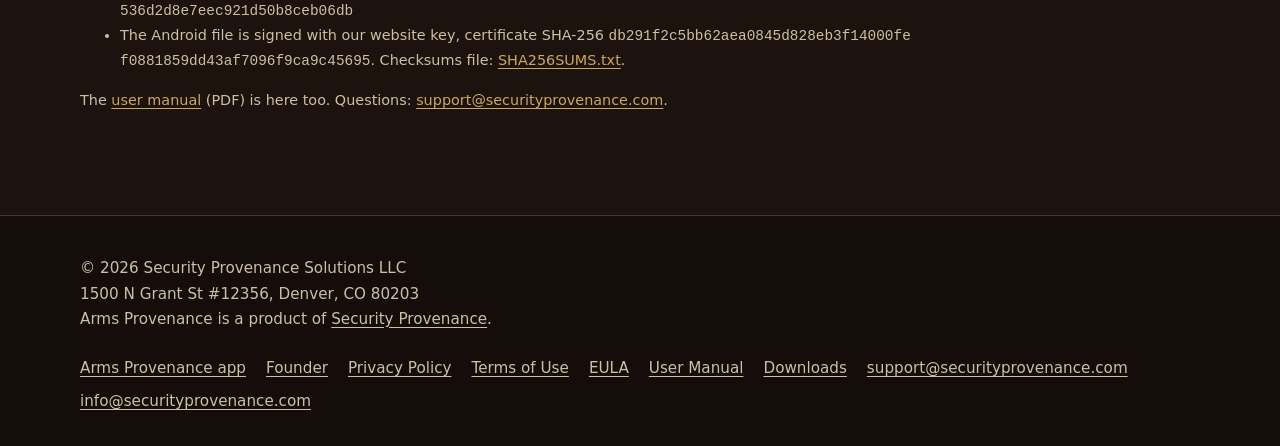
<file: downloads.html>
<!doctype html>
<html lang="en">
<head>
<meta charset="utf-8">
<meta name="viewport" content="width=device-width, initial-scale=1">
<meta http-equiv="Content-Security-Policy" content="default-src 'self'; img-src 'self' data:; style-src 'self'; script-src 'self'; object-src 'none'; base-uri 'self'; form-action 'self'">
<meta name="referrer" content="strict-origin-when-cross-origin">
<title>Downloads | Arms Provenance</title>
<meta name="description" content="Download Arms Provenance for Android and Windows. Lite is free. Paid unlocks use a personal license key from this website.">
<meta name="robots" content="noindex">
<meta name="theme-color" content="#1C130E">
<meta name="color-scheme" content="dark">
<link rel="canonical" href="https://armsprovenance.com/downloads.html">
<link rel="icon" href="favicon.ico" sizes="any">
<link rel="icon" type="image/png" sizes="32x32" href="favicon-32.png">
<link rel="apple-touch-icon" href="apple-touch-icon.png">
<link rel="preload" href="assets/fonts/ap-display.woff2" as="font" type="font/woff2" crossorigin>
<link rel="stylesheet" href="assets/css/style.css">
<link rel="stylesheet" href="assets/css/arms-provenance.css">
<meta property="og:type" content="website">
<meta property="og:site_name" content="Arms Provenance">
<meta property="og:title" content="Downloads | Arms Provenance">
<meta property="og:description" content="Download Arms Provenance for Android and Windows. Lite is free. Paid unlocks use a personal license key from this website.">
<meta property="og:url" content="https://armsprovenance.com/downloads.html">
<meta property="og:image" content="https://armsprovenance.com/assets/img/og-image.jpg">
<meta property="og:image:width" content="1200">
<meta property="og:image:height" content="630">
<meta property="og:image:alt" content="Arms Provenance">
<meta name="twitter:card" content="summary_large_image">
<meta name="twitter:title" content="Downloads | Arms Provenance">
<meta name="twitter:description" content="Download Arms Provenance for Android and Windows. Lite is free. Paid unlocks use a personal license key from this website.">
<meta name="twitter:image" content="https://armsprovenance.com/assets/img/og-image.jpg">
</head>
<body class="ap">
<a class="skip" href="#main">Skip to content</a>
<header class="site-header">
  <nav class="container nav" aria-label="Main">
    <a class="brand" href="index.html"><img src="assets/img/logo-128.webp" width="38" height="38" alt=""><span>Arms Provenance</span></a>
    <ul>
      <li><a class="navlink" href="index.html#products">Products</a></li>
      <li><a class="navlink" href="app.html">The App</a></li>
      <li><a class="navlink" href="downloads.html" aria-current="page">Downloads</a></li>
      <li><a class="navlink" href="index.html#founder">Founder</a></li>
      <li><a class="navlink" href="privacy.html">Privacy</a></li>
      <li><a class="navlink" href="index.html#support">Support</a></li>
    </ul>
  </nav>
</header>
<main id="main">
<section class="page-hero" aria-labelledby="dl-title">
  <div class="container">
    <span class="eyebrow">Website builds</span>
    <h1 id="dl-title">Downloads</h1>
    <p class="lead">Lite is free to try. Website purchases unlock with a personal license key, which we email after checkout. If you bought on Google Play, install from Google Play instead of the website Android file.</p>
  </div>
</section>
<section>
  <div class="container">
    <div class="callout" role="note">
      <p><strong>Already own Arms Provenance?</strong> Make a backup first, then download the newest file for your device below and install it over your current app. Your records and license stay in place. Bought on Google Play? Update through the Play Store instead.</p>
    </div>
    <div class="download-grid mt">
      <article class="card tier" aria-label="Lite, free">
        <div class="tier-badges"><span class="tier-badge">Free</span></div>
        <h3>Lite</h3>
        <p>Try Arms Provenance with the free limits. Your records stay on your device. When you&rsquo;re ready, a license key or a Google Play purchase unlocks more.</p>
        <div class="tier-foot"><a class="btn btn-primary" href="https://arms-provenance-downloads.securityprovenance.workers.dev/ArmsProvenance-1.16.1-Android.apk" download>Android APK</a> <a class="btn btn-ghost" href="https://arms-provenance-downloads.securityprovenance.workers.dev/ArmsProvenance-1.16.1-Windows-Setup.exe" download>Windows installer</a></div>
      </article>
      <article class="card tier" aria-label="Website Android app">
        <div class="tier-badges"><span class="tier-badge">Android APK</span></div>
        <h3>Android (website)</h3>
        <p>The website Android build. Use this if you bought Ammo, Full or Arms Bundle here, then enter the license key from your email.</p>
        <div class="tier-foot"><a class="btn btn-primary" href="https://arms-provenance-downloads.securityprovenance.workers.dev/ArmsProvenance-1.16.1-Android.apk" download>Download for Android</a></div>
      </article>
      <article class="card tier" aria-label="Windows app">
        <div class="tier-badges"><span class="tier-badge">Windows installer</span></div>
        <h3>Windows</h3>
        <p>The Windows app, as a setup program for Windows 10 or 11 (64-bit). Enter your Windows Full or Arms Bundle license key to unlock. Lite can be used without a key. A Microsoft Store version is planned for later.</p>
        <div class="tier-foot"><a class="btn btn-primary" href="https://arms-provenance-downloads.securityprovenance.workers.dev/ArmsProvenance-1.16.1-Windows-Setup.exe" download>Download for Windows</a></div>
      </article>
    </div>
    <div class="callout mt" role="note">
      <p><strong>Version 1.16.1.</strong> Each file works for every tier. Lite needs no key; your license key unlocks Ammo, Full or Arms Bundle.</p>
      <p><strong>New in 1.16:</strong> a faster Ammo used screen with searchable ammo lists and a New Ammo Entry button, same-day entries from the same lot combine, an Upgrade Arms Provenance button in Settings, and Windows lock settings (lock when minimized, when Windows locks, or after a set idle time). Windows now comes as a setup program instead of a zip. As always, make a backup before updating.</p>
      <ul>
        <li><strong>Android:</strong> open the APK on your phone. If Android asks, allow your browser or file manager to <em>install unknown apps</em>, then tap Install.</li>
        <li><strong>Windows:</strong> run <code>ArmsProvenance-1.16.1-Windows-Setup.exe</code> and follow the prompts. The app isn&rsquo;t code-signed yet, so Windows SmartScreen may say it &ldquo;protected your PC.&rdquo; Click <em>More info</em>, then <em>Run anyway</em>. If you used the earlier zip version, your records and license carry over.</li>
      </ul>
    </div>
    <h2 class="mt">File details</h2>
    <ul class="fine">
      <li><a href="https://arms-provenance-downloads.securityprovenance.workers.dev/ArmsProvenance-1.16.1-Android.apk">ArmsProvenance-1.16.1-Android.apk</a> &middot; 46.0 MB &middot; SHA-256 <code>1ebd9eeb90f507fa4afcc43cea1b162e232d8aecd72661b6d1f912128af3d98d</code></li>
      <li><a href="https://arms-provenance-downloads.securityprovenance.workers.dev/ArmsProvenance-1.16.1-Windows-Setup.exe">ArmsProvenance-1.16.1-Windows-Setup.exe</a> &middot; 15.8 MB &middot; SHA-256 <code>b2c21dfd1157be91025dbbeb3e246356ae80e536d2d8e7eec921d50b8ceb06db</code></li>
      <li>The Android file is signed with our website key, certificate SHA-256 <code>db291f2c5bb62aea0845d828eb3f14000fef0881859dd43af7096f9ca9c45695</code>. Checksums file: <a href="https://arms-provenance-downloads.securityprovenance.workers.dev/SHA256SUMS.txt">SHA256SUMS.txt</a>.</li>
    </ul>
    <p class="fine mt">The <a href="Arms_Provenance_User_Manual.pdf">user manual</a> (PDF) is here too. Questions: <a href="mailto:support@securityprovenance.com">support@securityprovenance.com</a>.</p>
  </div>
</section>
</main>
<footer class="site-footer">
  <div class="container footer-grid">
    <div>
      <p class="m0">&copy; 2026 Security Provenance Solutions LLC</p>
      <p class="m0">1500 N Grant St #12356, Denver, CO 80203</p>
      <p class="m0">Arms Provenance is a product of <a href="https://securityprovenance.com/">Security Provenance</a>.</p>
    </div>
    <ul>
      <li><a href="app.html">Arms Provenance app</a></li>
      <li><a href="index.html#founder">Founder</a></li>
      <li><a href="privacy.html">Privacy Policy</a></li>
      <li><a href="terms.html">Terms of Use</a></li>
      <li><a href="eula.html">EULA</a></li>
      <li><a href="Arms_Provenance_User_Manual.pdf">User Manual</a></li>
      <li><a href="downloads.html">Downloads</a></li>
      <li><a href="mailto:support@securityprovenance.com">support@securityprovenance.com</a></li>
      <li><a href="mailto:info@securityprovenance.com">info@securityprovenance.com</a></li>
    </ul>
  </div>
</footer>
</body>
</html>
</file>
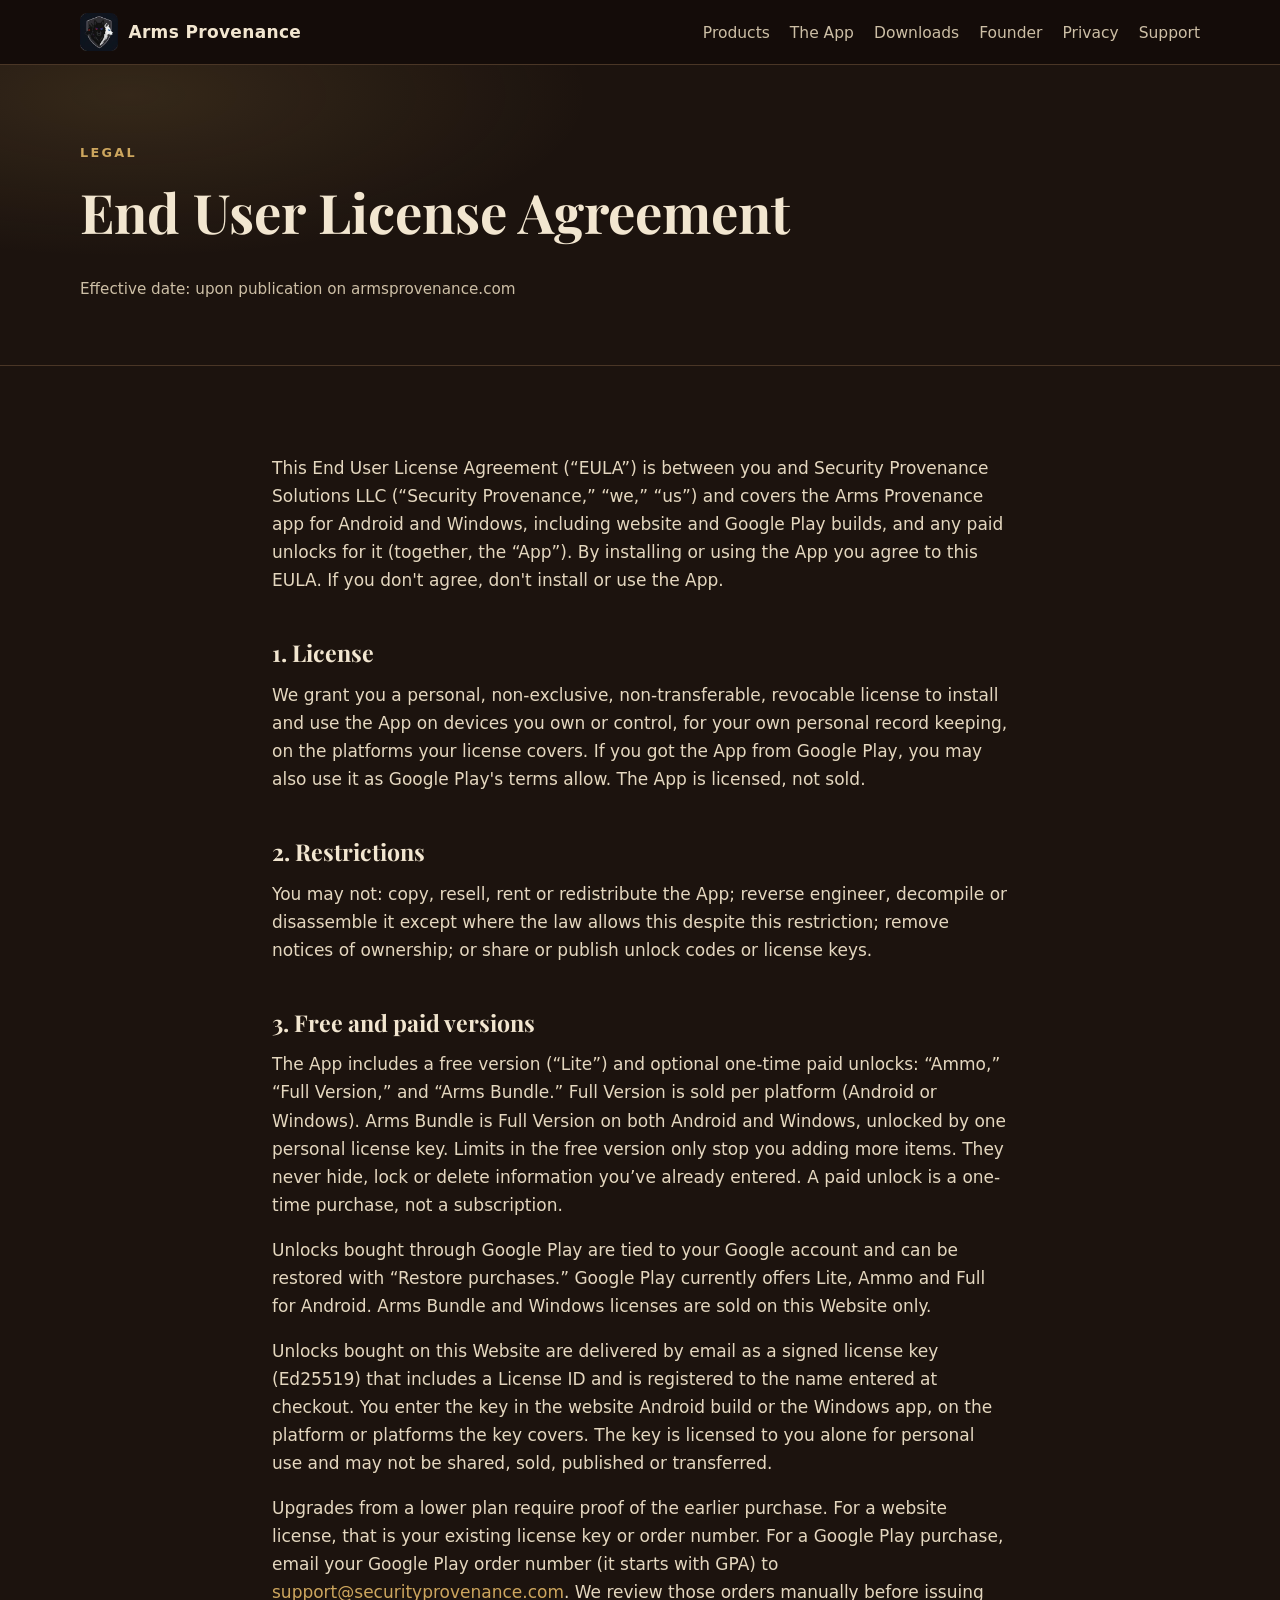
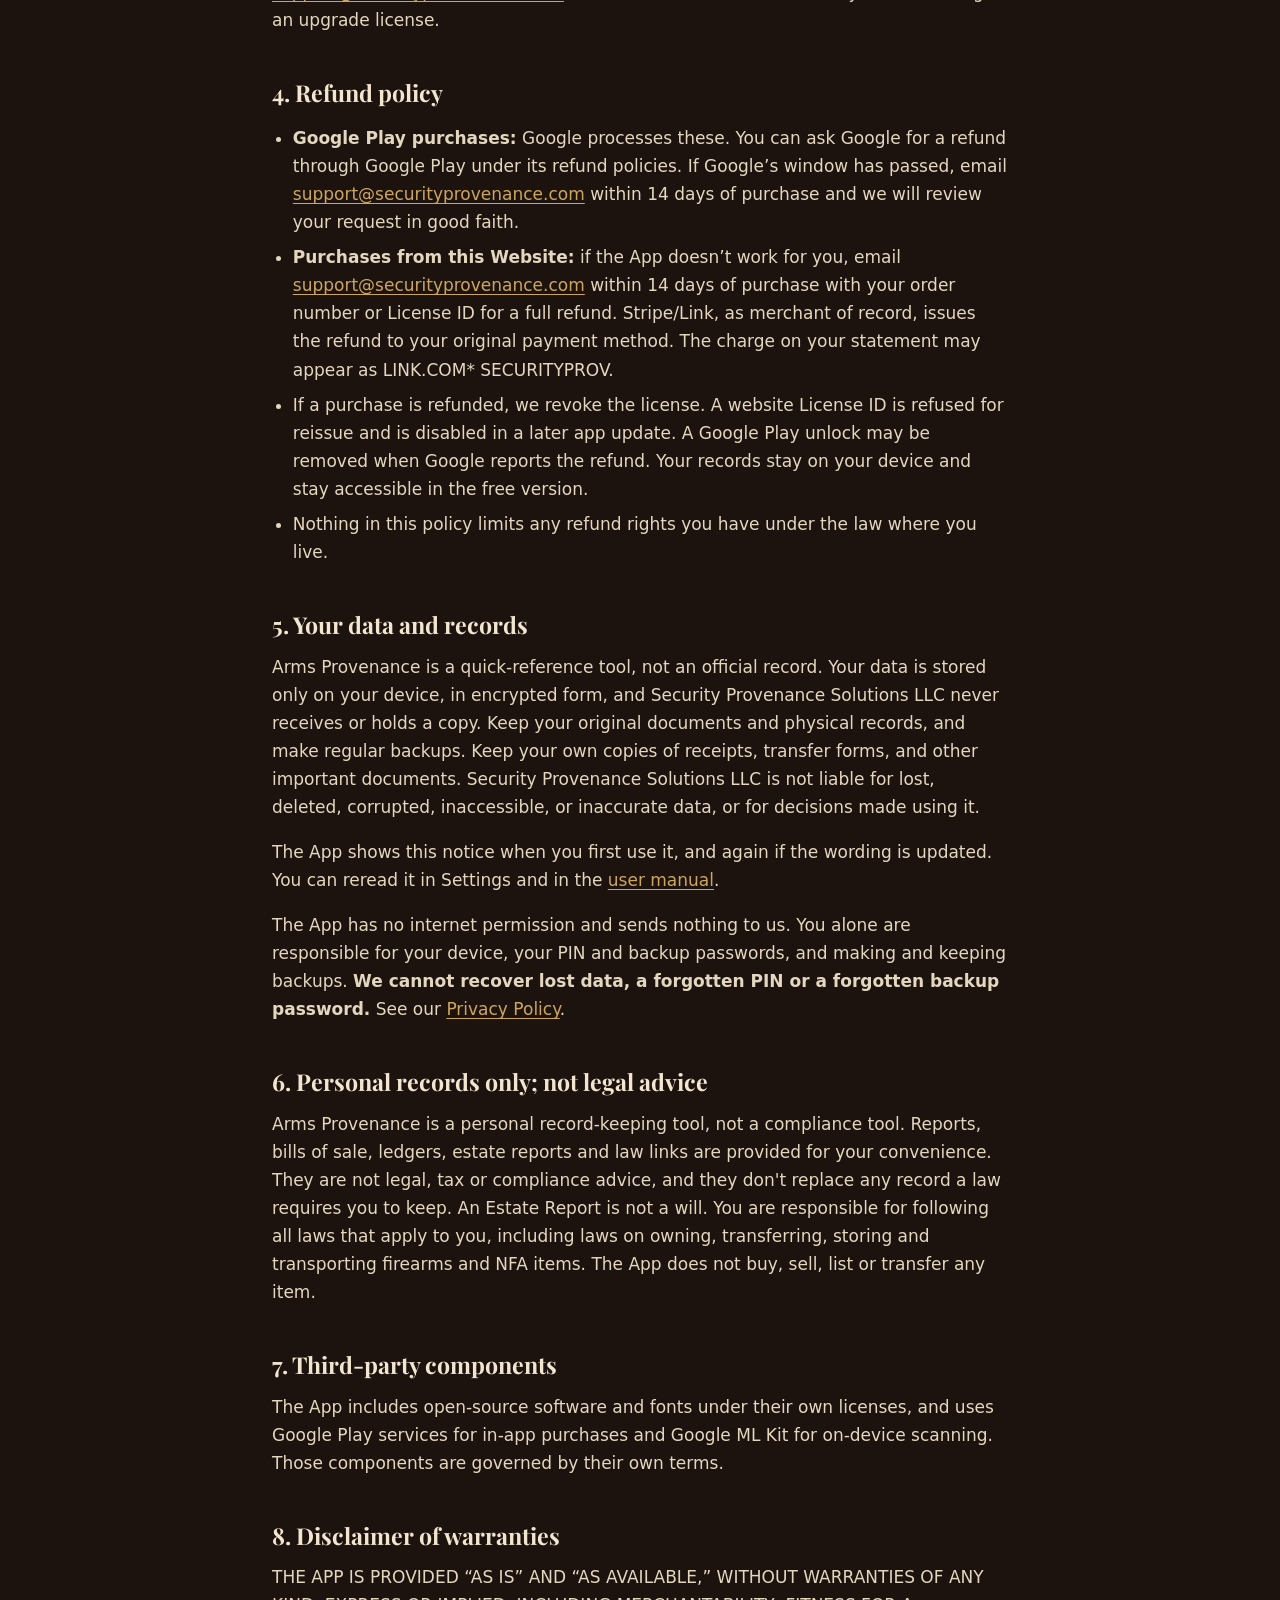
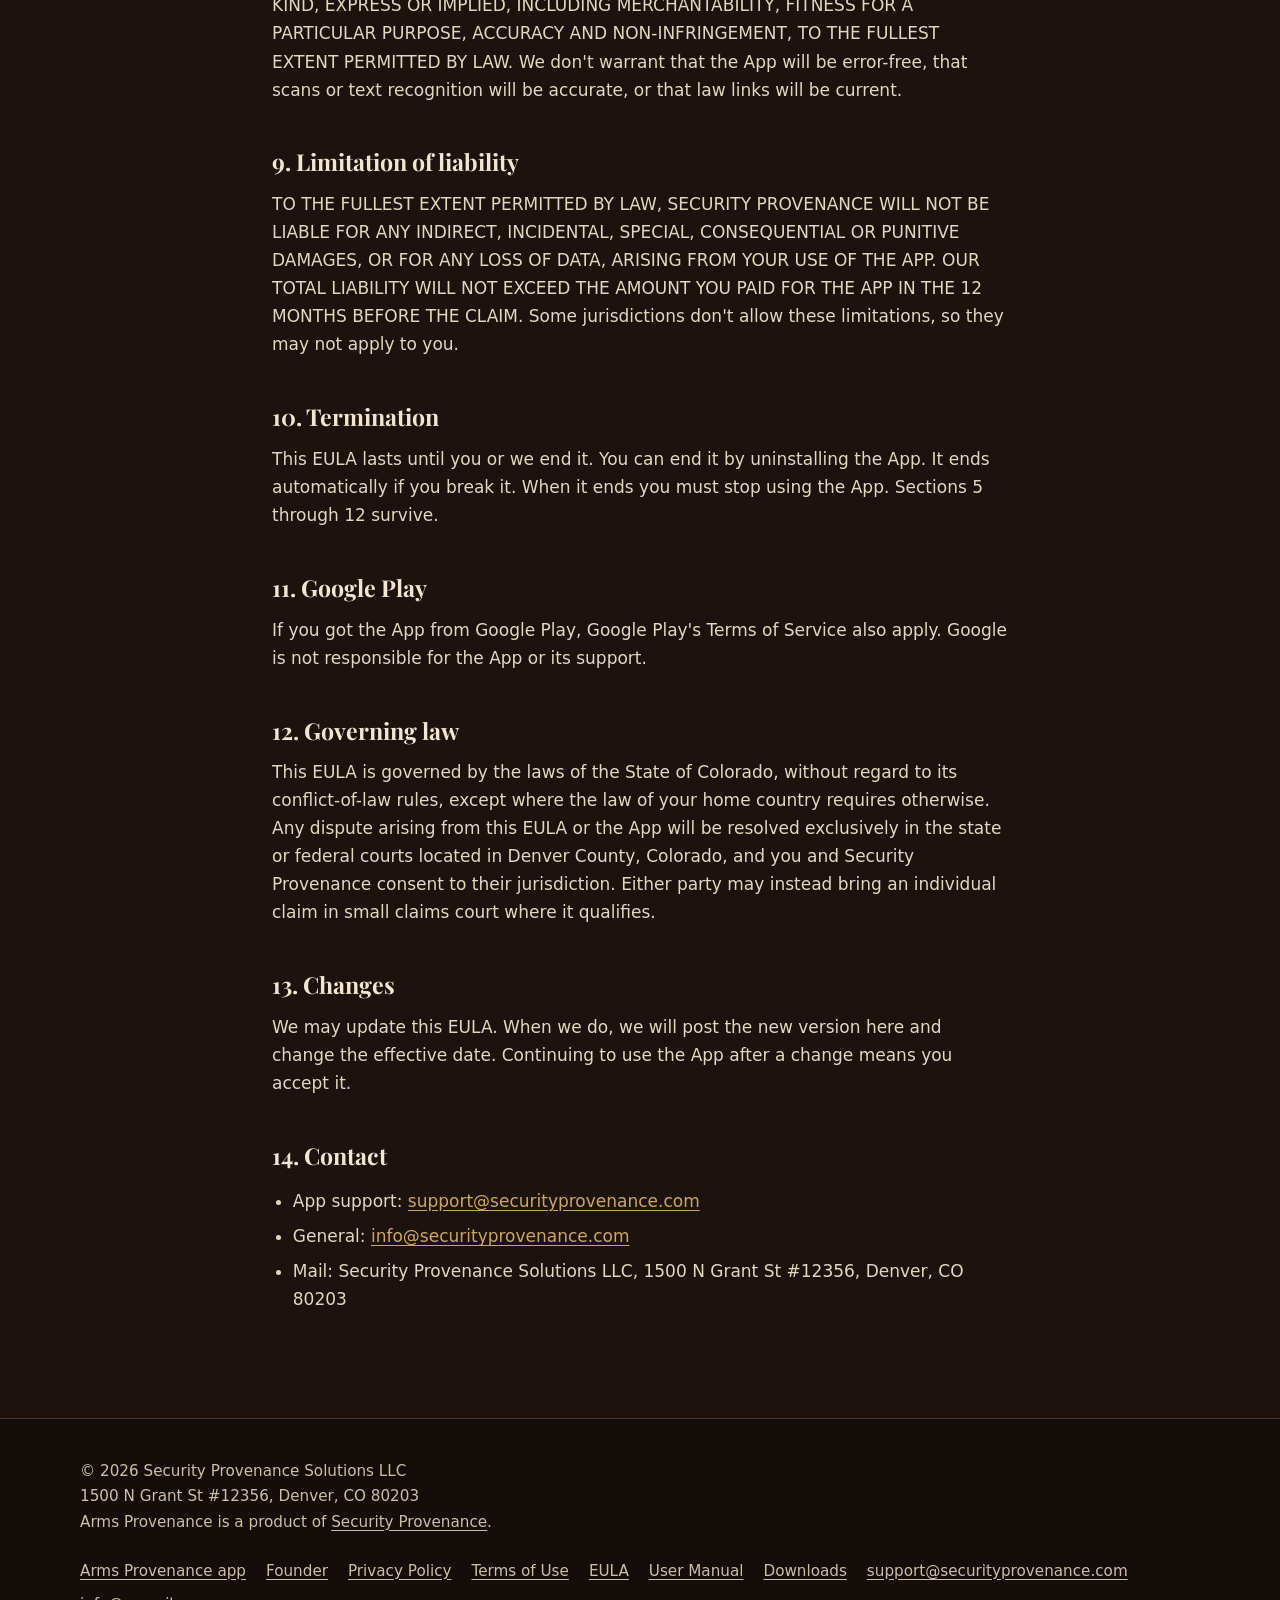
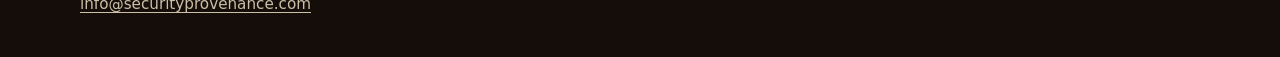
<file: eula.html>
<!doctype html>
<html lang="en">
<head>
<meta charset="utf-8">
<meta name="viewport" content="width=device-width, initial-scale=1">
<meta http-equiv="Content-Security-Policy" content="default-src 'self'; img-src 'self' data:; style-src 'self'; script-src 'self'; object-src 'none'; base-uri 'self'; form-action 'self'">
<meta name="referrer" content="strict-origin-when-cross-origin">
<title>End User License Agreement | Arms Provenance</title>
<meta name="description" content="End user license agreement and refund policy for the Arms Provenance app.">
<meta name="theme-color" content="#1C130E">
<meta name="color-scheme" content="dark">
<link rel="canonical" href="https://armsprovenance.com/eula.html">
<link rel="icon" href="favicon.ico" sizes="any">
<link rel="icon" type="image/png" sizes="32x32" href="favicon-32.png">
<link rel="apple-touch-icon" href="apple-touch-icon.png">
<link rel="preload" href="assets/fonts/ap-display.woff2" as="font" type="font/woff2" crossorigin>
<link rel="stylesheet" href="assets/css/style.css">
<link rel="stylesheet" href="assets/css/arms-provenance.css">
<meta property="og:type" content="website">
<meta property="og:site_name" content="Arms Provenance">
<meta property="og:title" content="End User License Agreement | Arms Provenance">
<meta property="og:description" content="End user license agreement and refund policy for the Arms Provenance app.">
<meta property="og:url" content="https://armsprovenance.com/eula.html">
<meta property="og:image" content="https://armsprovenance.com/assets/img/og-image.jpg">
<meta property="og:image:width" content="1200">
<meta property="og:image:height" content="630">
<meta property="og:image:alt" content="Arms Provenance">
<meta name="twitter:card" content="summary_large_image">
<meta name="twitter:title" content="End User License Agreement | Arms Provenance">
<meta name="twitter:description" content="End user license agreement and refund policy for the Arms Provenance app.">
<meta name="twitter:image" content="https://armsprovenance.com/assets/img/og-image.jpg">
</head>
<body class="ap">
<a class="skip" href="#main">Skip to content</a>
<header class="site-header">
  <nav class="container nav" aria-label="Main">
    <a class="brand" href="index.html"><img src="assets/img/logo-128.webp" width="38" height="38" alt=""><span>Arms Provenance</span></a>
    <ul>
      <li><a class="navlink" href="index.html#products">Products</a></li>
      <li><a class="navlink" href="app.html">The App</a></li>
      <li><a class="navlink" href="downloads.html">Downloads</a></li>
      <li><a class="navlink" href="index.html#founder">Founder</a></li>
      <li><a class="navlink" href="privacy.html">Privacy</a></li>
      <li><a class="navlink" href="index.html#support">Support</a></li>
    </ul>
  </nav>
</header>
<main id="main">
<section class="page-hero" aria-labelledby="doc-title">
  <div class="container">
    <span class="eyebrow">Legal</span>
    <h1 id="doc-title">End User License Agreement</h1>
    <p class="meta">Effective date: upon publication on armsprovenance.com</p>
  </div>
</section>
<section>
  <div class="container prose">
    <p>This End User License Agreement (&ldquo;EULA&rdquo;) is between you and Security Provenance Solutions LLC (&ldquo;Security Provenance,&rdquo; &ldquo;we,&rdquo; &ldquo;us&rdquo;) and covers the Arms Provenance app for Android and Windows, including website and Google Play builds, and any paid unlocks for it (together, the &ldquo;App&rdquo;). By installing or using the App you agree to this EULA. If you don't agree, don't install or use the App.</p>

    <h2 id="license">1. License</h2>
    <p>We grant you a personal, non-exclusive, non-transferable, revocable license to install and use the App on devices you own or control, for your own personal record keeping, on the platforms your license covers. If you got the App from Google Play, you may also use it as Google Play's terms allow. The App is licensed, not sold.</p>

    <h2 id="restrictions">2. Restrictions</h2>
    <p>You may not: copy, resell, rent or redistribute the App; reverse engineer, decompile or disassemble it except where the law allows this despite this restriction; remove notices of ownership; or share or publish unlock codes or license keys.</p>

    <h2 id="tiers">3. Free and paid versions</h2>
    <p>The App includes a free version (&ldquo;Lite&rdquo;) and optional one-time paid unlocks: &ldquo;Ammo,&rdquo; &ldquo;Full Version,&rdquo; and &ldquo;Arms Bundle.&rdquo; Full Version is sold per platform (Android or Windows). Arms Bundle is Full Version on both Android and Windows, unlocked by one personal license key. Limits in the free version only stop you adding more items. They never hide, lock or delete information you&rsquo;ve already entered. A paid unlock is a one-time purchase, not a subscription.</p>
    <p>Unlocks bought through Google Play are tied to your Google account and can be restored with &ldquo;Restore purchases.&rdquo; Google Play currently offers Lite, Ammo and Full for Android. Arms Bundle and Windows licenses are sold on this Website only.</p>
    <p>Unlocks bought on this Website are delivered by email as a signed license key (Ed25519) that includes a License ID and is registered to the name entered at checkout. You enter the key in the website Android build or the Windows app, on the platform or platforms the key covers. The key is licensed to you alone for personal use and may not be shared, sold, published or transferred.</p>
    <p>Upgrades from a lower plan require proof of the earlier purchase. For a website license, that is your existing license key or order number. For a Google Play purchase, email your Google Play order number (it starts with GPA) to <a href="mailto:support@securityprovenance.com">support@securityprovenance.com</a>. We review those orders manually before issuing an upgrade license.</p>

    <h2 id="refunds">4. Refund policy</h2>
    <ul>
      <li><strong>Google Play purchases:</strong> Google processes these. You can ask Google for a refund through Google Play under its refund policies. If Google&rsquo;s window has passed, email <a href="mailto:support@securityprovenance.com">support@securityprovenance.com</a> within 14 days of purchase and we will review your request in good faith.</li>
      <li><strong>Purchases from this Website:</strong> if the App doesn&rsquo;t work for you, email <a href="mailto:support@securityprovenance.com">support@securityprovenance.com</a> within 14 days of purchase with your order number or License ID for a full refund. Stripe/Link, as merchant of record, issues the refund to your original payment method. The charge on your statement may appear as LINK.COM* SECURITYPROV.</li>
      <li>If a purchase is refunded, we revoke the license. A website License ID is refused for reissue and is disabled in a later app update. A Google Play unlock may be removed when Google reports the refund. Your records stay on your device and stay accessible in the free version.</li>
      <li>Nothing in this policy limits any refund rights you have under the law where you live.</li>
    </ul>

    <h2 id="data">5. Your data and records</h2>
    <p>Arms Provenance is a quick-reference tool, not an official record. Your data is stored only on your device, in encrypted form, and Security Provenance Solutions LLC never receives or holds a copy. Keep your original documents and physical records, and make regular backups. Keep your own copies of receipts, transfer forms, and other important documents. Security Provenance Solutions LLC is not liable for lost, deleted, corrupted, inaccessible, or inaccurate data, or for decisions made using it.</p>
    <p>The App shows this notice when you first use it, and again if the wording is updated. You can reread it in Settings and in the <a href="Arms_Provenance_User_Manual.pdf">user manual</a>.</p>
    <p>The App has no internet permission and sends nothing to us. You alone are responsible for your device, your PIN and backup passwords, and making and keeping backups. <strong>We cannot recover lost data, a forgotten PIN or a forgotten backup password.</strong> See our <a href="privacy.html">Privacy Policy</a>.</p>

    <h2 id="records">6. Personal records only; not legal advice</h2>
    <p>Arms Provenance is a personal record-keeping tool, not a compliance tool. Reports, bills of sale, ledgers, estate reports and law links are provided for your convenience. They are not legal, tax or compliance advice, and they don't replace any record a law requires you to keep. An Estate Report is not a will. You are responsible for following all laws that apply to you, including laws on owning, transferring, storing and transporting firearms and NFA items. The App does not buy, sell, list or transfer any item.</p>

    <h2 id="third-party">7. Third-party components</h2>
    <p>The App includes open-source software and fonts under their own licenses, and uses Google Play services for in-app purchases and Google ML Kit for on-device scanning. Those components are governed by their own terms.</p>

    <h2 id="warranty">8. Disclaimer of warranties</h2>
    <p>THE APP IS PROVIDED &ldquo;AS IS&rdquo; AND &ldquo;AS AVAILABLE,&rdquo; WITHOUT WARRANTIES OF ANY KIND, EXPRESS OR IMPLIED, INCLUDING MERCHANTABILITY, FITNESS FOR A PARTICULAR PURPOSE, ACCURACY AND NON-INFRINGEMENT, TO THE FULLEST EXTENT PERMITTED BY LAW. We don't warrant that the App will be error-free, that scans or text recognition will be accurate, or that law links will be current.</p>

    <h2 id="liability">9. Limitation of liability</h2>
    <p>TO THE FULLEST EXTENT PERMITTED BY LAW, SECURITY PROVENANCE WILL NOT BE LIABLE FOR ANY INDIRECT, INCIDENTAL, SPECIAL, CONSEQUENTIAL OR PUNITIVE DAMAGES, OR FOR ANY LOSS OF DATA, ARISING FROM YOUR USE OF THE APP. OUR TOTAL LIABILITY WILL NOT EXCEED THE AMOUNT YOU PAID FOR THE APP IN THE 12 MONTHS BEFORE THE CLAIM. Some jurisdictions don't allow these limitations, so they may not apply to you.</p>

    <h2 id="termination">10. Termination</h2>
    <p>This EULA lasts until you or we end it. You can end it by uninstalling the App. It ends automatically if you break it. When it ends you must stop using the App. Sections 5 through 12 survive.</p>

    <h2 id="google">11. Google Play</h2>
    <p>If you got the App from Google Play, Google Play's Terms of Service also apply. Google is not responsible for the App or its support.</p>

    <h2 id="law">12. Governing law</h2>
    <p>This EULA is governed by the laws of the State of Colorado, without regard to its conflict-of-law rules, except where the law of your home country requires otherwise. Any dispute arising from this EULA or the App will be resolved exclusively in the state or federal courts located in Denver County, Colorado, and you and Security Provenance consent to their jurisdiction. Either party may instead bring an individual claim in small claims court where it qualifies.</p>

    <h2 id="changes">13. Changes</h2>
    <p>We may update this EULA. When we do, we will post the new version here and change the effective date. Continuing to use the App after a change means you accept it.</p>

    <h2 id="contact">14. Contact</h2>
    <ul>
      <li>App support: <a href="mailto:support@securityprovenance.com">support@securityprovenance.com</a></li>
      <li>General: <a href="mailto:info@securityprovenance.com">info@securityprovenance.com</a></li>
      <li>Mail: Security Provenance Solutions LLC, 1500 N Grant St #12356, Denver, CO 80203</li>
    </ul>
  </div>
</section>
</main>
<footer class="site-footer">
  <div class="container footer-grid">
    <div>
      <p class="m0">&copy; 2026 Security Provenance Solutions LLC</p>
      <p class="m0">1500 N Grant St #12356, Denver, CO 80203</p>
      <p class="m0">Arms Provenance is a product of <a href="https://securityprovenance.com/">Security Provenance</a>.</p>
    </div>
    <ul>
      <li><a href="app.html">Arms Provenance app</a></li>
      <li><a href="index.html#founder">Founder</a></li>
      <li><a href="privacy.html">Privacy Policy</a></li>
      <li><a href="terms.html">Terms of Use</a></li>
      <li><a href="eula.html">EULA</a></li>
      <li><a href="Arms_Provenance_User_Manual.pdf">User Manual</a></li>
      <li><a href="downloads.html">Downloads</a></li>
      <li><a href="mailto:support@securityprovenance.com">support@securityprovenance.com</a></li>
      <li><a href="mailto:info@securityprovenance.com">info@securityprovenance.com</a></li>
    </ul>
  </div>
</footer>
</body>
</html>
</file>
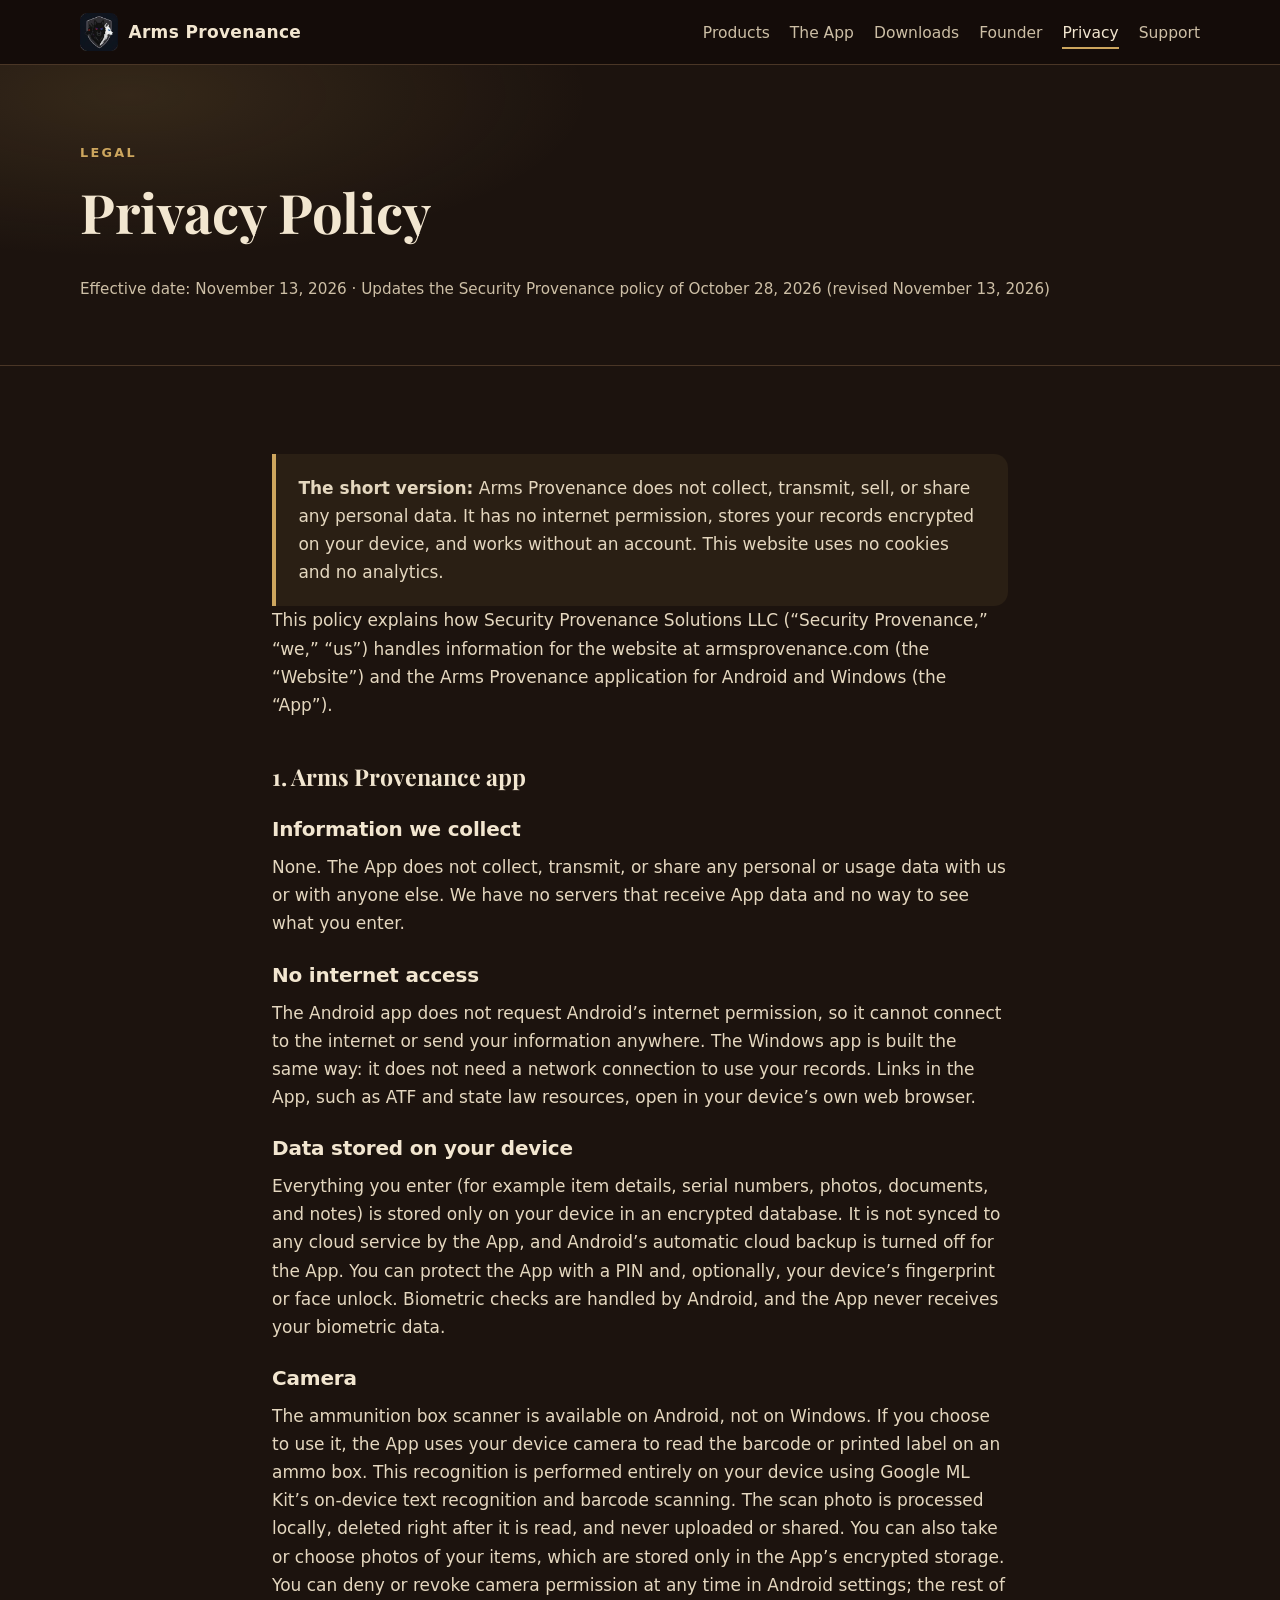
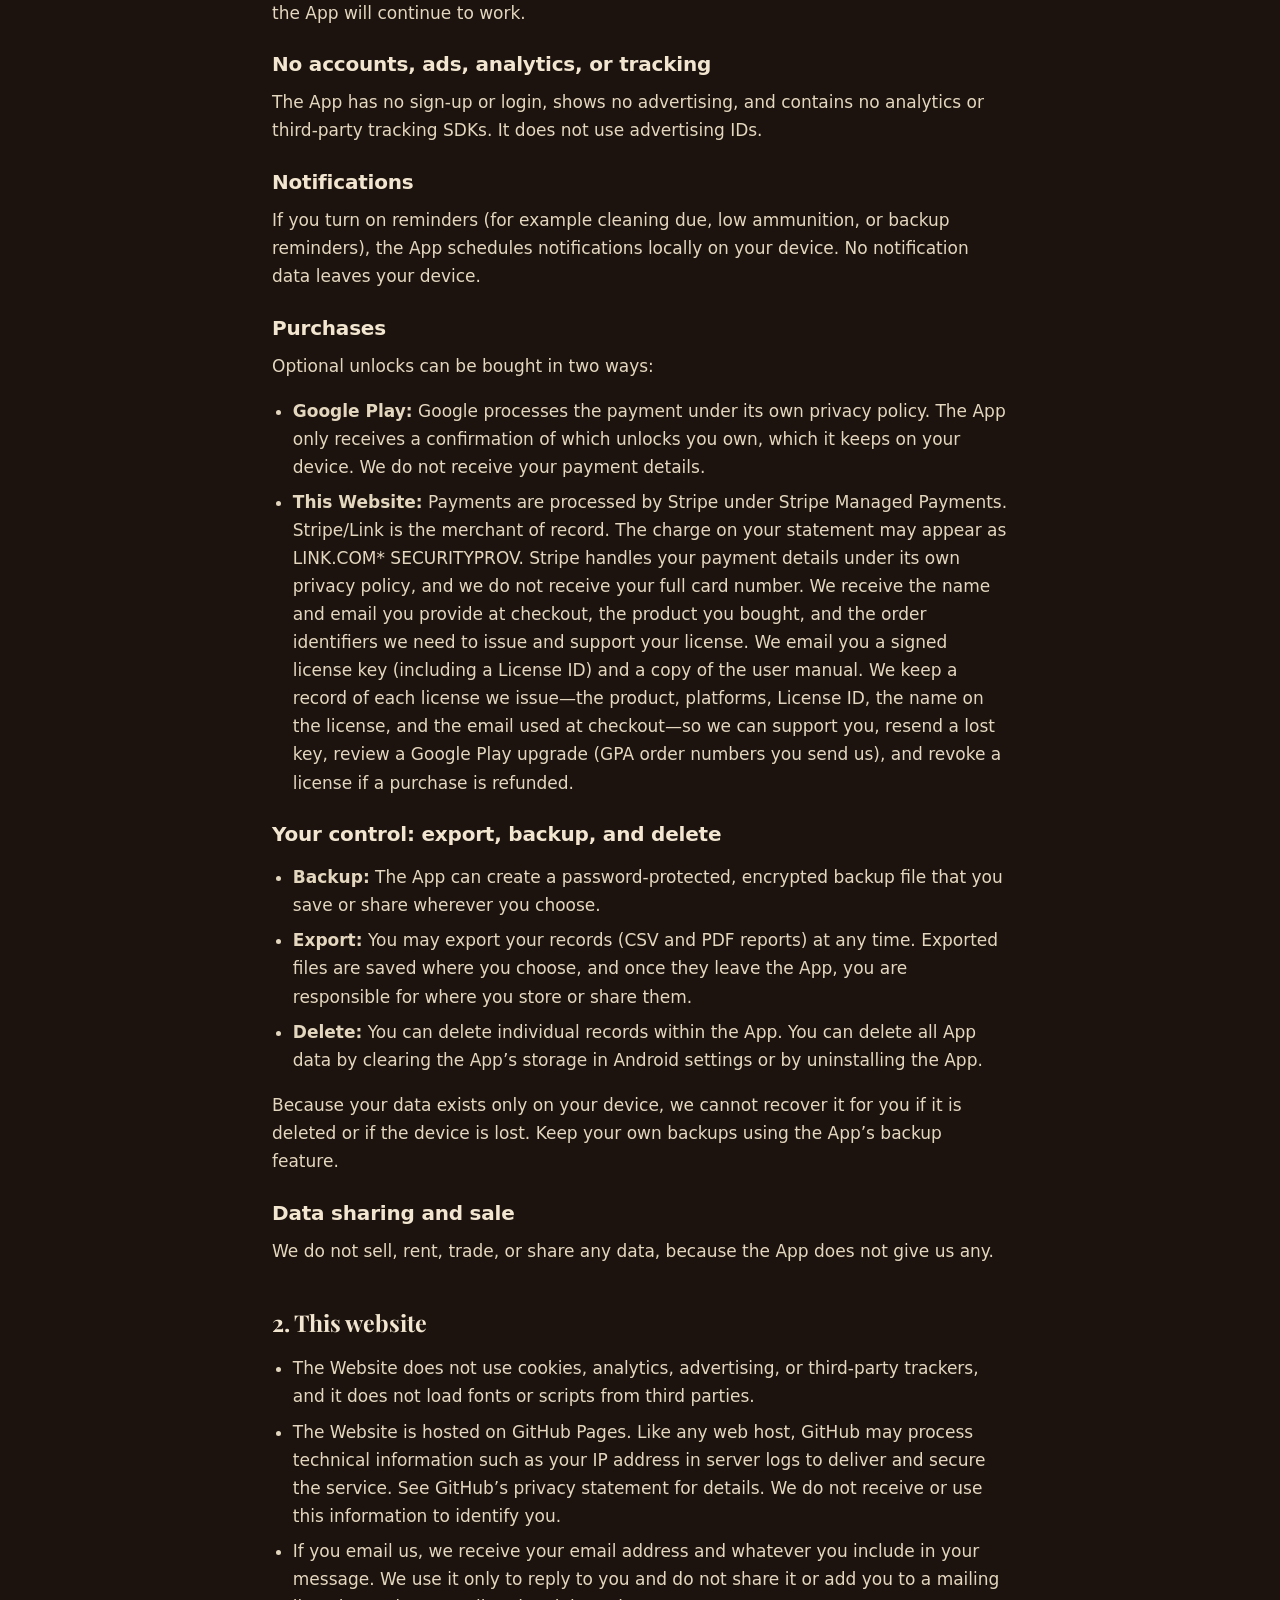
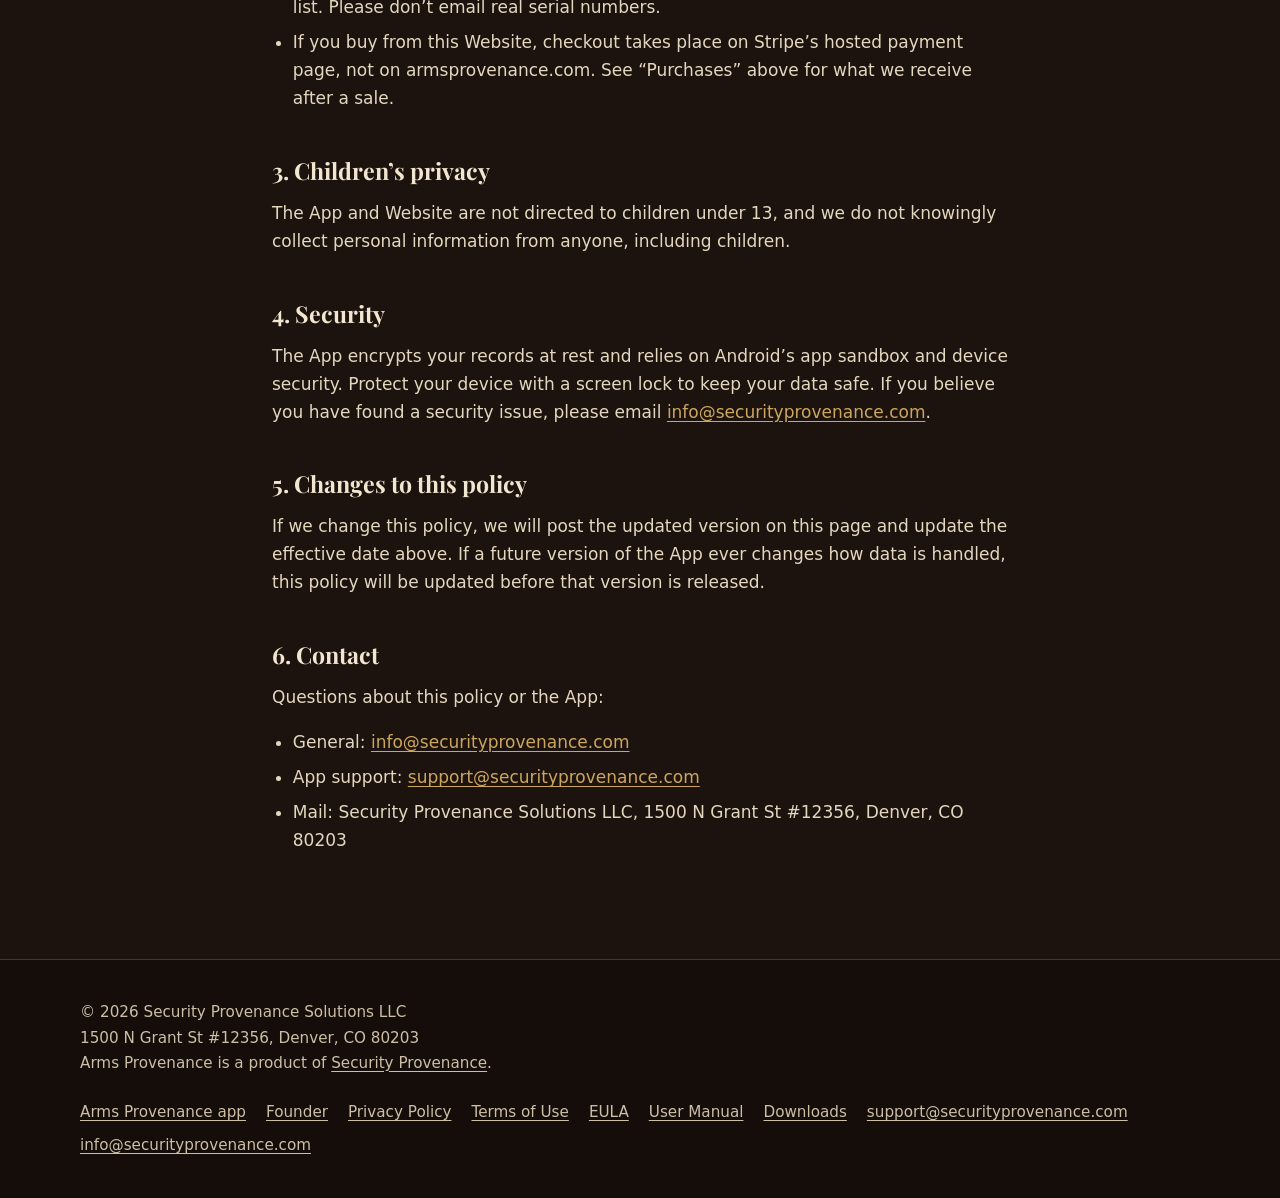
<file: privacy.html>
<!doctype html>
<html lang="en">
<head>
<meta charset="utf-8">
<meta name="viewport" content="width=device-width, initial-scale=1">
<meta http-equiv="Content-Security-Policy" content="default-src 'self'; img-src 'self' data:; style-src 'self'; script-src 'self'; object-src 'none'; base-uri 'self'; form-action 'self'">
<meta name="referrer" content="strict-origin-when-cross-origin">
<title>Privacy Policy | Arms Provenance</title>
<meta name="description" content="Privacy policy for the Arms Provenance app and armsprovenance.com. The app collects nothing, has no internet permission and keeps your records encrypted on your device.">
<meta name="theme-color" content="#1C130E">
<meta name="color-scheme" content="dark">
<link rel="canonical" href="https://armsprovenance.com/privacy.html">
<link rel="icon" href="favicon.ico" sizes="any">
<link rel="icon" type="image/png" sizes="32x32" href="favicon-32.png">
<link rel="apple-touch-icon" href="apple-touch-icon.png">
<link rel="preload" href="assets/fonts/ap-display.woff2" as="font" type="font/woff2" crossorigin>
<link rel="stylesheet" href="assets/css/style.css">
<link rel="stylesheet" href="assets/css/arms-provenance.css">
<meta property="og:type" content="website">
<meta property="og:site_name" content="Arms Provenance">
<meta property="og:title" content="Privacy Policy | Arms Provenance">
<meta property="og:description" content="Privacy policy for the Arms Provenance app and armsprovenance.com. The app collects nothing, has no internet permission and keeps your records encrypted on your device.">
<meta property="og:url" content="https://armsprovenance.com/privacy.html">
<meta property="og:image" content="https://armsprovenance.com/assets/img/og-image.jpg">
<meta property="og:image:width" content="1200">
<meta property="og:image:height" content="630">
<meta property="og:image:alt" content="Arms Provenance">
<meta name="twitter:card" content="summary_large_image">
<meta name="twitter:title" content="Privacy Policy | Arms Provenance">
<meta name="twitter:description" content="Privacy policy for the Arms Provenance app and armsprovenance.com. The app collects nothing, has no internet permission and keeps your records encrypted on your device.">
<meta name="twitter:image" content="https://armsprovenance.com/assets/img/og-image.jpg">
</head>
<body class="ap">
<a class="skip" href="#main">Skip to content</a>
<header class="site-header">
  <nav class="container nav" aria-label="Main">
    <a class="brand" href="index.html"><img src="assets/img/logo-128.webp" width="38" height="38" alt=""><span>Arms Provenance</span></a>
    <ul>
      <li><a class="navlink" href="index.html#products">Products</a></li>
      <li><a class="navlink" href="app.html">The App</a></li>
      <li><a class="navlink" href="downloads.html">Downloads</a></li>
      <li><a class="navlink" href="index.html#founder">Founder</a></li>
      <li><a class="navlink" href="privacy.html" aria-current="page">Privacy</a></li>
      <li><a class="navlink" href="index.html#support">Support</a></li>
    </ul>
  </nav>
</header>
<main id="main">
<section class="page-hero" aria-labelledby="pp-title">
  <div class="container">
    <span class="eyebrow">Legal</span>
    <h1 id="pp-title">Privacy Policy</h1>
    <p class="meta">Effective date: November 13, 2026 &middot; Updates the Security Provenance policy of October 28, 2026 (revised November 13, 2026)</p>
  </div>
</section>
<section>
  <div class="container prose">
    <div class="callout">
      <p><strong>The short version:</strong> Arms Provenance does not collect, transmit, sell, or share any personal data. It has no internet permission, stores your records encrypted on your device, and works without an account. This website uses no cookies and no analytics.</p>
    </div>

    <p>This policy explains how Security Provenance Solutions LLC (&ldquo;Security Provenance,&rdquo; &ldquo;we,&rdquo; &ldquo;us&rdquo;) handles information for the website at armsprovenance.com (the &ldquo;Website&rdquo;) and the Arms Provenance application for Android and Windows (the &ldquo;App&rdquo;).</p>

    <h2 id="app">1. Arms Provenance app</h2>
    <h3>Information we collect</h3>
    <p>None. The App does not collect, transmit, or share any personal or usage data with us or with anyone else. We have no servers that receive App data and no way to see what you enter.</p>
    <h3>No internet access</h3>
    <p>The Android app does not request Android&rsquo;s internet permission, so it cannot connect to the internet or send your information anywhere. The Windows app is built the same way: it does not need a network connection to use your records. Links in the App, such as ATF and state law resources, open in your device&rsquo;s own web browser.</p>
    <h3>Data stored on your device</h3>
    <p>Everything you enter (for example item details, serial numbers, photos, documents, and notes) is stored only on your device in an encrypted database. It is not synced to any cloud service by the App, and Android&rsquo;s automatic cloud backup is turned off for the App. You can protect the App with a PIN and, optionally, your device&rsquo;s fingerprint or face unlock. Biometric checks are handled by Android, and the App never receives your biometric data.</p>
    <h3>Camera</h3>
    <p>The ammunition box scanner is available on Android, not on Windows. If you choose to use it, the App uses your device camera to read the barcode or printed label on an ammo box. This recognition is performed entirely on your device using Google ML Kit&rsquo;s on-device text recognition and barcode scanning. The scan photo is processed locally, deleted right after it is read, and never uploaded or shared. You can also take or choose photos of your items, which are stored only in the App&rsquo;s encrypted storage. You can deny or revoke camera permission at any time in Android settings; the rest of the App will continue to work.</p>
    <h3>No accounts, ads, analytics, or tracking</h3>
    <p>The App has no sign-up or login, shows no advertising, and contains no analytics or third-party tracking SDKs. It does not use advertising IDs.</p>
    <h3>Notifications</h3>
    <p>If you turn on reminders (for example cleaning due, low ammunition, or backup reminders), the App schedules notifications locally on your device. No notification data leaves your device.</p>
    <h3>Purchases</h3>
    <p>Optional unlocks can be bought in two ways:</p>
    <ul>
      <li><strong>Google Play:</strong> Google processes the payment under its own privacy policy. The App only receives a confirmation of which unlocks you own, which it keeps on your device. We do not receive your payment details.</li>
      <li><strong>This Website:</strong> Payments are processed by Stripe under Stripe Managed Payments. Stripe/Link is the merchant of record. The charge on your statement may appear as LINK.COM* SECURITYPROV. Stripe handles your payment details under its own privacy policy, and we do not receive your full card number. We receive the name and email you provide at checkout, the product you bought, and the order identifiers we need to issue and support your license. We email you a signed license key (including a License ID) and a copy of the user manual. We keep a record of each license we issue&mdash;the product, platforms, License ID, the name on the license, and the email used at checkout&mdash;so we can support you, resend a lost key, review a Google Play upgrade (GPA order numbers you send us), and revoke a license if a purchase is refunded.</li>
    </ul>
    <h3>Your control: export, backup, and delete</h3>
    <ul>
      <li><strong>Backup:</strong> The App can create a password-protected, encrypted backup file that you save or share wherever you choose.</li>
      <li><strong>Export:</strong> You may export your records (CSV and PDF reports) at any time. Exported files are saved where you choose, and once they leave the App, you are responsible for where you store or share them.</li>
      <li><strong>Delete:</strong> You can delete individual records within the App. You can delete all App data by clearing the App&rsquo;s storage in Android settings or by uninstalling the App.</li>
    </ul>
    <p>Because your data exists only on your device, we cannot recover it for you if it is deleted or if the device is lost. Keep your own backups using the App&rsquo;s backup feature.</p>
    <h3>Data sharing and sale</h3>
    <p>We do not sell, rent, trade, or share any data, because the App does not give us any.</p>

    <h2 id="website">2. This website</h2>
    <ul>
      <li>The Website does not use cookies, analytics, advertising, or third-party trackers, and it does not load fonts or scripts from third parties.</li>
      <li>The Website is hosted on GitHub Pages. Like any web host, GitHub may process technical information such as your IP address in server logs to deliver and secure the service. See GitHub&rsquo;s privacy statement for details. We do not receive or use this information to identify you.</li>
      <li>If you email us, we receive your email address and whatever you include in your message. We use it only to reply to you and do not share it or add you to a mailing list. Please don&rsquo;t email real serial numbers.</li>
      <li>If you buy from this Website, checkout takes place on Stripe&rsquo;s hosted payment page, not on armsprovenance.com. See &ldquo;Purchases&rdquo; above for what we receive after a sale.</li>
    </ul>

    <h2 id="children">3. Children&rsquo;s privacy</h2>
    <p>The App and Website are not directed to children under 13, and we do not knowingly collect personal information from anyone, including children.</p>

    <h2 id="security">4. Security</h2>
    <p>The App encrypts your records at rest and relies on Android&rsquo;s app sandbox and device security. Protect your device with a screen lock to keep your data safe. If you believe you have found a security issue, please email <a href="mailto:info@securityprovenance.com">info@securityprovenance.com</a>.</p>

    <h2 id="changes">5. Changes to this policy</h2>
    <p>If we change this policy, we will post the updated version on this page and update the effective date above. If a future version of the App ever changes how data is handled, this policy will be updated before that version is released.</p>

    <h2 id="contact">6. Contact</h2>
    <p>Questions about this policy or the App:</p>
    <ul>
      <li>General: <a href="mailto:info@securityprovenance.com">info@securityprovenance.com</a></li>
      <li>App support: <a href="mailto:support@securityprovenance.com">support@securityprovenance.com</a></li>
      <li>Mail: Security Provenance Solutions LLC, 1500 N Grant St #12356, Denver, CO 80203</li>
    </ul>
  </div>
</section>
</main>
<footer class="site-footer">
  <div class="container footer-grid">
    <div>
      <p class="m0">&copy; 2026 Security Provenance Solutions LLC</p>
      <p class="m0">1500 N Grant St #12356, Denver, CO 80203</p>
      <p class="m0">Arms Provenance is a product of <a href="https://securityprovenance.com/">Security Provenance</a>.</p>
    </div>
    <ul>
      <li><a href="app.html">Arms Provenance app</a></li>
      <li><a href="index.html#founder">Founder</a></li>
      <li><a href="privacy.html">Privacy Policy</a></li>
      <li><a href="terms.html">Terms of Use</a></li>
      <li><a href="eula.html">EULA</a></li>
      <li><a href="Arms_Provenance_User_Manual.pdf">User Manual</a></li>
      <li><a href="downloads.html">Downloads</a></li>
      <li><a href="mailto:support@securityprovenance.com">support@securityprovenance.com</a></li>
      <li><a href="mailto:info@securityprovenance.com">info@securityprovenance.com</a></li>
    </ul>
  </div>
</footer>
</body>
</html>
</file>
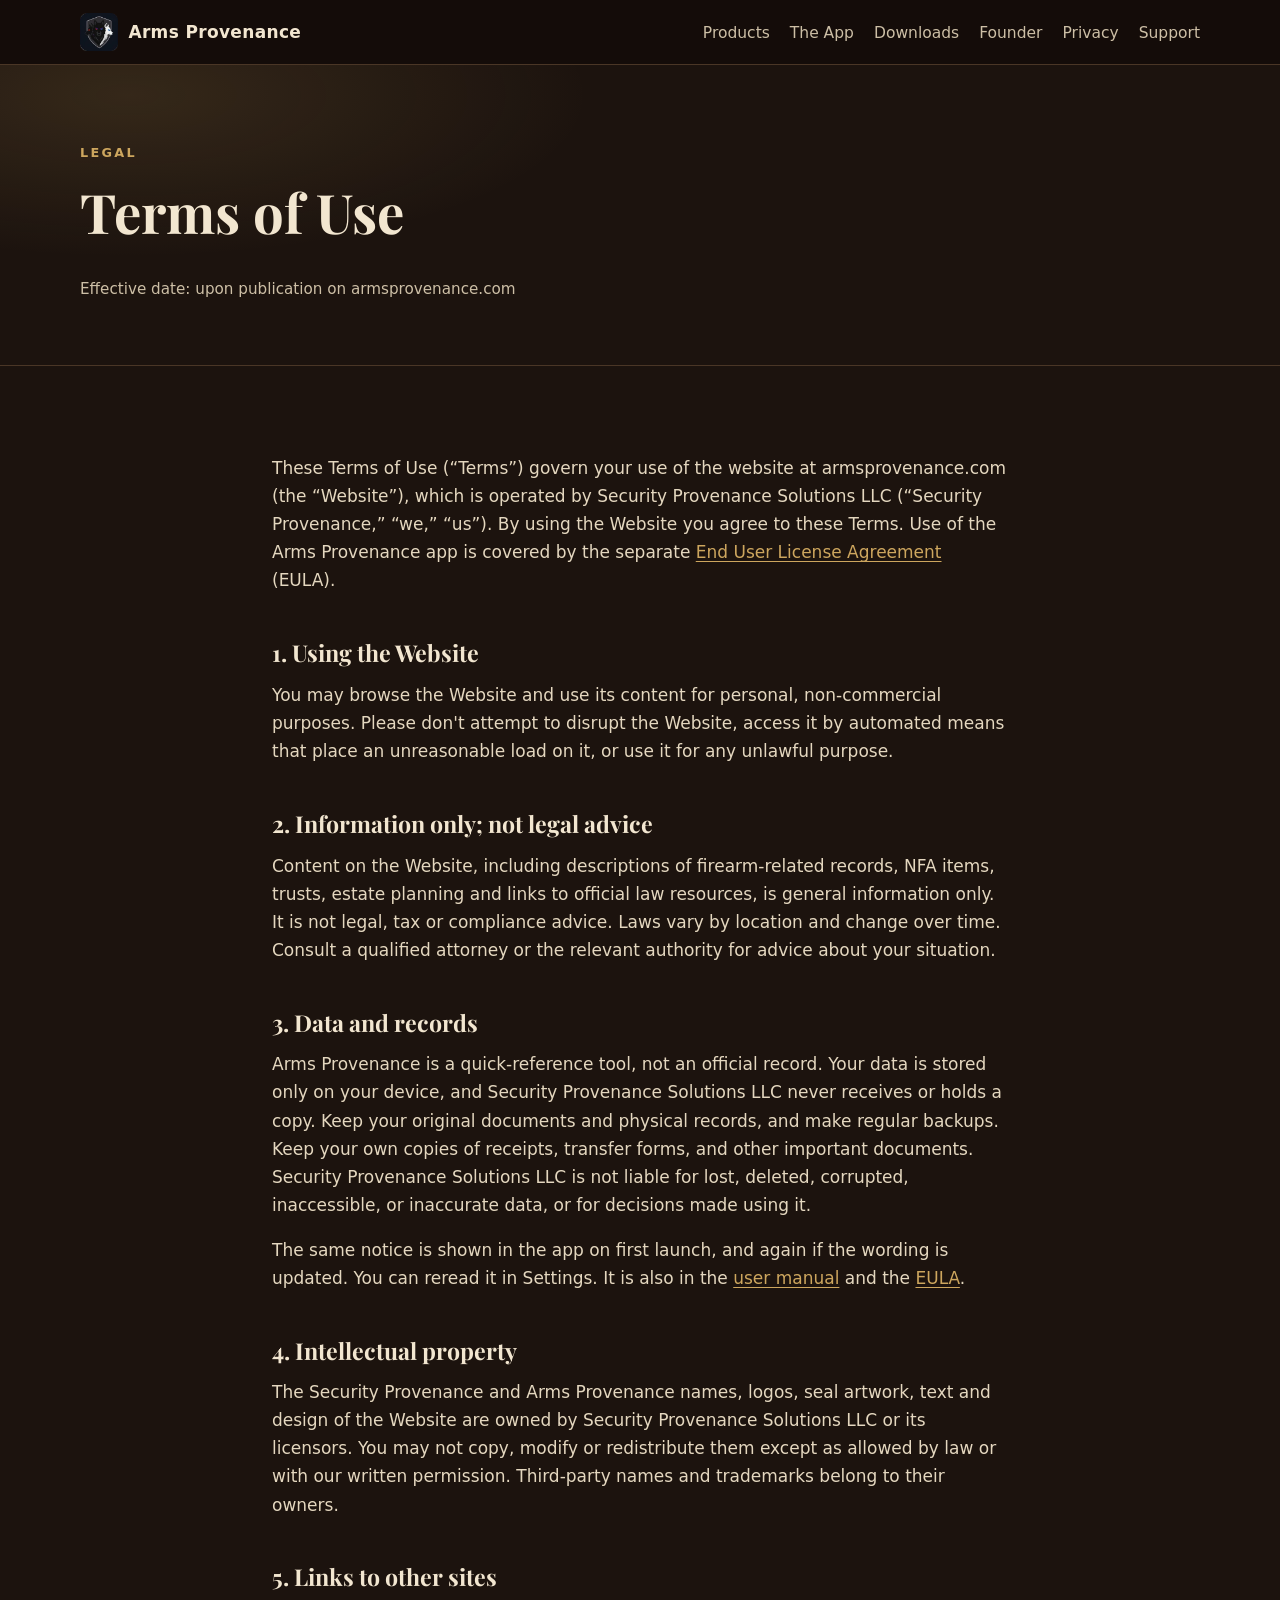
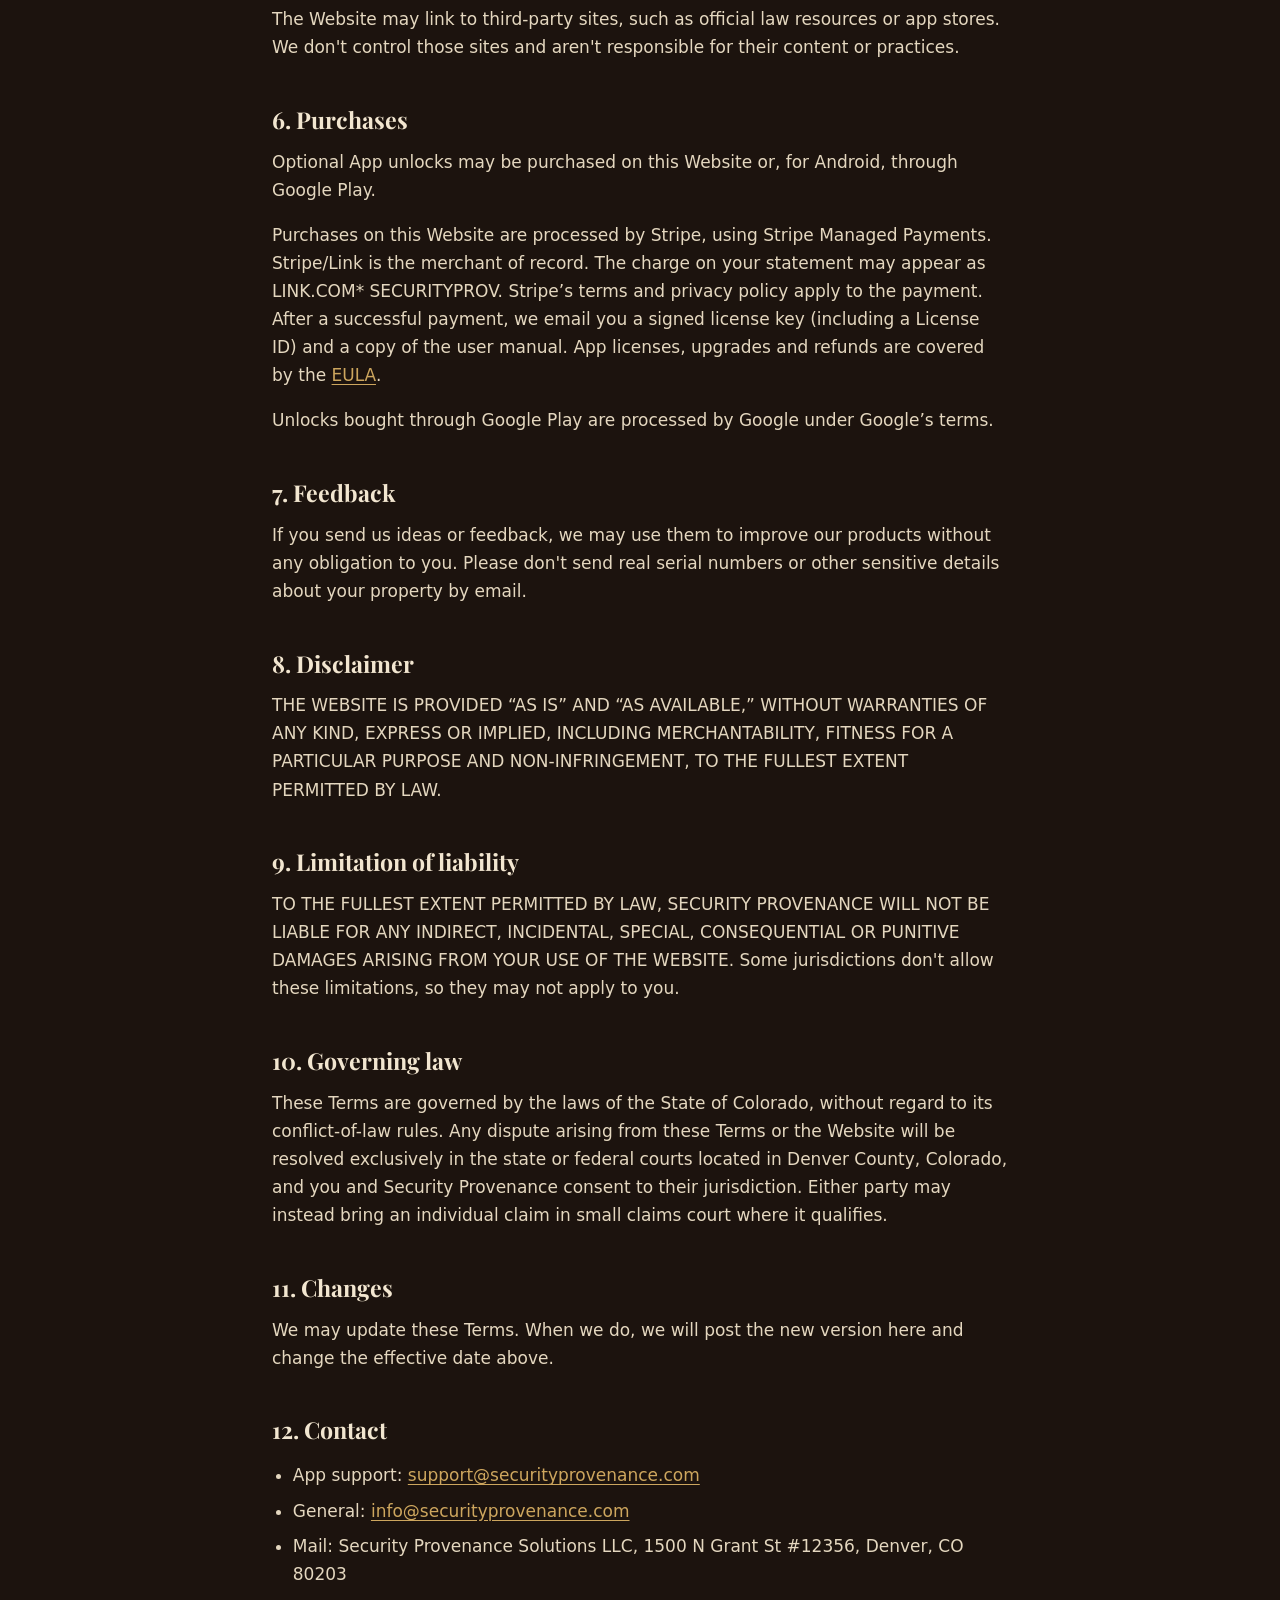
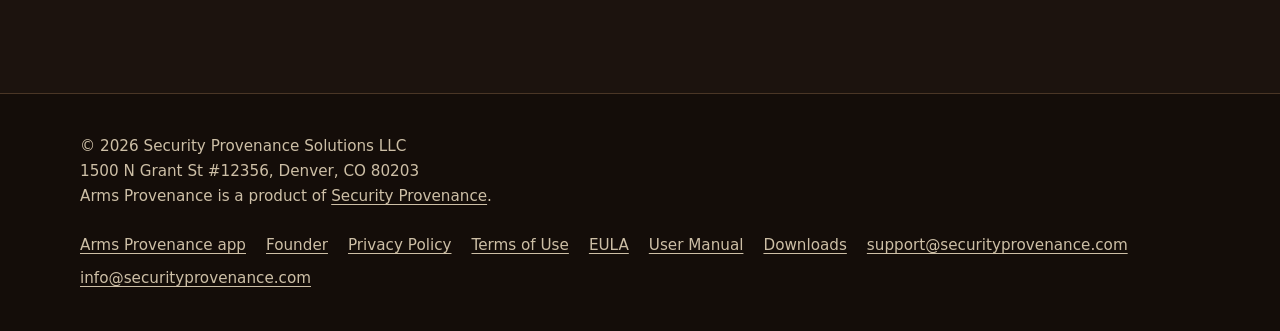
<file: terms.html>
<!doctype html>
<html lang="en">
<head>
<meta charset="utf-8">
<meta name="viewport" content="width=device-width, initial-scale=1">
<meta http-equiv="Content-Security-Policy" content="default-src 'self'; img-src 'self' data:; style-src 'self'; script-src 'self'; object-src 'none'; base-uri 'self'; form-action 'self'">
<meta name="referrer" content="strict-origin-when-cross-origin">
<title>Terms of Use | Arms Provenance</title>
<meta name="description" content="Terms of Use for the armsprovenance.com website.">
<meta name="theme-color" content="#1C130E">
<meta name="color-scheme" content="dark">
<link rel="canonical" href="https://armsprovenance.com/terms.html">
<link rel="icon" href="favicon.ico" sizes="any">
<link rel="icon" type="image/png" sizes="32x32" href="favicon-32.png">
<link rel="apple-touch-icon" href="apple-touch-icon.png">
<link rel="preload" href="assets/fonts/ap-display.woff2" as="font" type="font/woff2" crossorigin>
<link rel="stylesheet" href="assets/css/style.css">
<link rel="stylesheet" href="assets/css/arms-provenance.css">
<meta property="og:type" content="website">
<meta property="og:site_name" content="Arms Provenance">
<meta property="og:title" content="Terms of Use | Arms Provenance">
<meta property="og:description" content="Terms of Use for the armsprovenance.com website.">
<meta property="og:url" content="https://armsprovenance.com/terms.html">
<meta property="og:image" content="https://armsprovenance.com/assets/img/og-image.jpg">
<meta property="og:image:width" content="1200">
<meta property="og:image:height" content="630">
<meta property="og:image:alt" content="Arms Provenance">
<meta name="twitter:card" content="summary_large_image">
<meta name="twitter:title" content="Terms of Use | Arms Provenance">
<meta name="twitter:description" content="Terms of Use for the armsprovenance.com website.">
<meta name="twitter:image" content="https://armsprovenance.com/assets/img/og-image.jpg">
</head>
<body class="ap">
<a class="skip" href="#main">Skip to content</a>
<header class="site-header">
  <nav class="container nav" aria-label="Main">
    <a class="brand" href="index.html"><img src="assets/img/logo-128.webp" width="38" height="38" alt=""><span>Arms Provenance</span></a>
    <ul>
      <li><a class="navlink" href="index.html#products">Products</a></li>
      <li><a class="navlink" href="app.html">The App</a></li>
      <li><a class="navlink" href="downloads.html">Downloads</a></li>
      <li><a class="navlink" href="index.html#founder">Founder</a></li>
      <li><a class="navlink" href="privacy.html">Privacy</a></li>
      <li><a class="navlink" href="index.html#support">Support</a></li>
    </ul>
  </nav>
</header>
<main id="main">
<section class="page-hero" aria-labelledby="doc-title">
  <div class="container">
    <span class="eyebrow">Legal</span>
    <h1 id="doc-title">Terms of Use</h1>
    <p class="meta">Effective date: upon publication on armsprovenance.com</p>
  </div>
</section>
<section>
  <div class="container prose">
    <p>These Terms of Use (&ldquo;Terms&rdquo;) govern your use of the website at armsprovenance.com (the &ldquo;Website&rdquo;), which is operated by Security Provenance Solutions LLC (&ldquo;Security Provenance,&rdquo; &ldquo;we,&rdquo; &ldquo;us&rdquo;). By using the Website you agree to these Terms. Use of the Arms Provenance app is covered by the separate <a href="eula.html">End User License Agreement</a> (EULA).</p>

    <h2 id="use">1. Using the Website</h2>
    <p>You may browse the Website and use its content for personal, non-commercial purposes. Please don't attempt to disrupt the Website, access it by automated means that place an unreasonable load on it, or use it for any unlawful purpose.</p>

    <h2 id="info">2. Information only; not legal advice</h2>
    <p>Content on the Website, including descriptions of firearm-related records, NFA items, trusts, estate planning and links to official law resources, is general information only. It is not legal, tax or compliance advice. Laws vary by location and change over time. Consult a qualified attorney or the relevant authority for advice about your situation.</p>

    <h2 id="data">3. Data and records</h2>
    <p>Arms Provenance is a quick-reference tool, not an official record. Your data is stored only on your device, and Security Provenance Solutions LLC never receives or holds a copy. Keep your original documents and physical records, and make regular backups. Keep your own copies of receipts, transfer forms, and other important documents. Security Provenance Solutions LLC is not liable for lost, deleted, corrupted, inaccessible, or inaccurate data, or for decisions made using it.</p>
    <p>The same notice is shown in the app on first launch, and again if the wording is updated. You can reread it in Settings. It is also in the <a href="Arms_Provenance_User_Manual.pdf">user manual</a> and the <a href="eula.html#data">EULA</a>.</p>

    <h2 id="ip">4. Intellectual property</h2>
    <p>The Security Provenance and Arms Provenance names, logos, seal artwork, text and design of the Website are owned by Security Provenance Solutions LLC or its licensors. You may not copy, modify or redistribute them except as allowed by law or with our written permission. Third-party names and trademarks belong to their owners.</p>

    <h2 id="links">5. Links to other sites</h2>
    <p>The Website may link to third-party sites, such as official law resources or app stores. We don't control those sites and aren't responsible for their content or practices.</p>

    <h2 id="purchases">6. Purchases</h2>
    <p>Optional App unlocks may be purchased on this Website or, for Android, through Google Play.</p>
    <p>Purchases on this Website are processed by Stripe, using Stripe Managed Payments. Stripe/Link is the merchant of record. The charge on your statement may appear as LINK.COM* SECURITYPROV. Stripe&rsquo;s terms and privacy policy apply to the payment. After a successful payment, we email you a signed license key (including a License ID) and a copy of the user manual. App licenses, upgrades and refunds are covered by the <a href="eula.html">EULA</a>.</p>
    <p>Unlocks bought through Google Play are processed by Google under Google&rsquo;s terms.</p>

    <h2 id="feedback">7. Feedback</h2>
    <p>If you send us ideas or feedback, we may use them to improve our products without any obligation to you. Please don't send real serial numbers or other sensitive details about your property by email.</p>

    <h2 id="disclaimer">8. Disclaimer</h2>
    <p>THE WEBSITE IS PROVIDED &ldquo;AS IS&rdquo; AND &ldquo;AS AVAILABLE,&rdquo; WITHOUT WARRANTIES OF ANY KIND, EXPRESS OR IMPLIED, INCLUDING MERCHANTABILITY, FITNESS FOR A PARTICULAR PURPOSE AND NON-INFRINGEMENT, TO THE FULLEST EXTENT PERMITTED BY LAW.</p>

    <h2 id="liability">9. Limitation of liability</h2>
    <p>TO THE FULLEST EXTENT PERMITTED BY LAW, SECURITY PROVENANCE WILL NOT BE LIABLE FOR ANY INDIRECT, INCIDENTAL, SPECIAL, CONSEQUENTIAL OR PUNITIVE DAMAGES ARISING FROM YOUR USE OF THE WEBSITE. Some jurisdictions don't allow these limitations, so they may not apply to you.</p>

    <h2 id="law">10. Governing law</h2>
    <p>These Terms are governed by the laws of the State of Colorado, without regard to its conflict-of-law rules. Any dispute arising from these Terms or the Website will be resolved exclusively in the state or federal courts located in Denver County, Colorado, and you and Security Provenance consent to their jurisdiction. Either party may instead bring an individual claim in small claims court where it qualifies.</p>

    <h2 id="changes">11. Changes</h2>
    <p>We may update these Terms. When we do, we will post the new version here and change the effective date above.</p>

    <h2 id="contact">12. Contact</h2>
    <ul>
      <li>App support: <a href="mailto:support@securityprovenance.com">support@securityprovenance.com</a></li>
      <li>General: <a href="mailto:info@securityprovenance.com">info@securityprovenance.com</a></li>
      <li>Mail: Security Provenance Solutions LLC, 1500 N Grant St #12356, Denver, CO 80203</li>
    </ul>
  </div>
</section>
</main>
<footer class="site-footer">
  <div class="container footer-grid">
    <div>
      <p class="m0">&copy; 2026 Security Provenance Solutions LLC</p>
      <p class="m0">1500 N Grant St #12356, Denver, CO 80203</p>
      <p class="m0">Arms Provenance is a product of <a href="https://securityprovenance.com/">Security Provenance</a>.</p>
    </div>
    <ul>
      <li><a href="app.html">Arms Provenance app</a></li>
      <li><a href="index.html#founder">Founder</a></li>
      <li><a href="privacy.html">Privacy Policy</a></li>
      <li><a href="terms.html">Terms of Use</a></li>
      <li><a href="eula.html">EULA</a></li>
      <li><a href="Arms_Provenance_User_Manual.pdf">User Manual</a></li>
      <li><a href="downloads.html">Downloads</a></li>
      <li><a href="mailto:support@securityprovenance.com">support@securityprovenance.com</a></li>
      <li><a href="mailto:info@securityprovenance.com">info@securityprovenance.com</a></li>
    </ul>
  </div>
</footer>
</body>
</html>
</file>
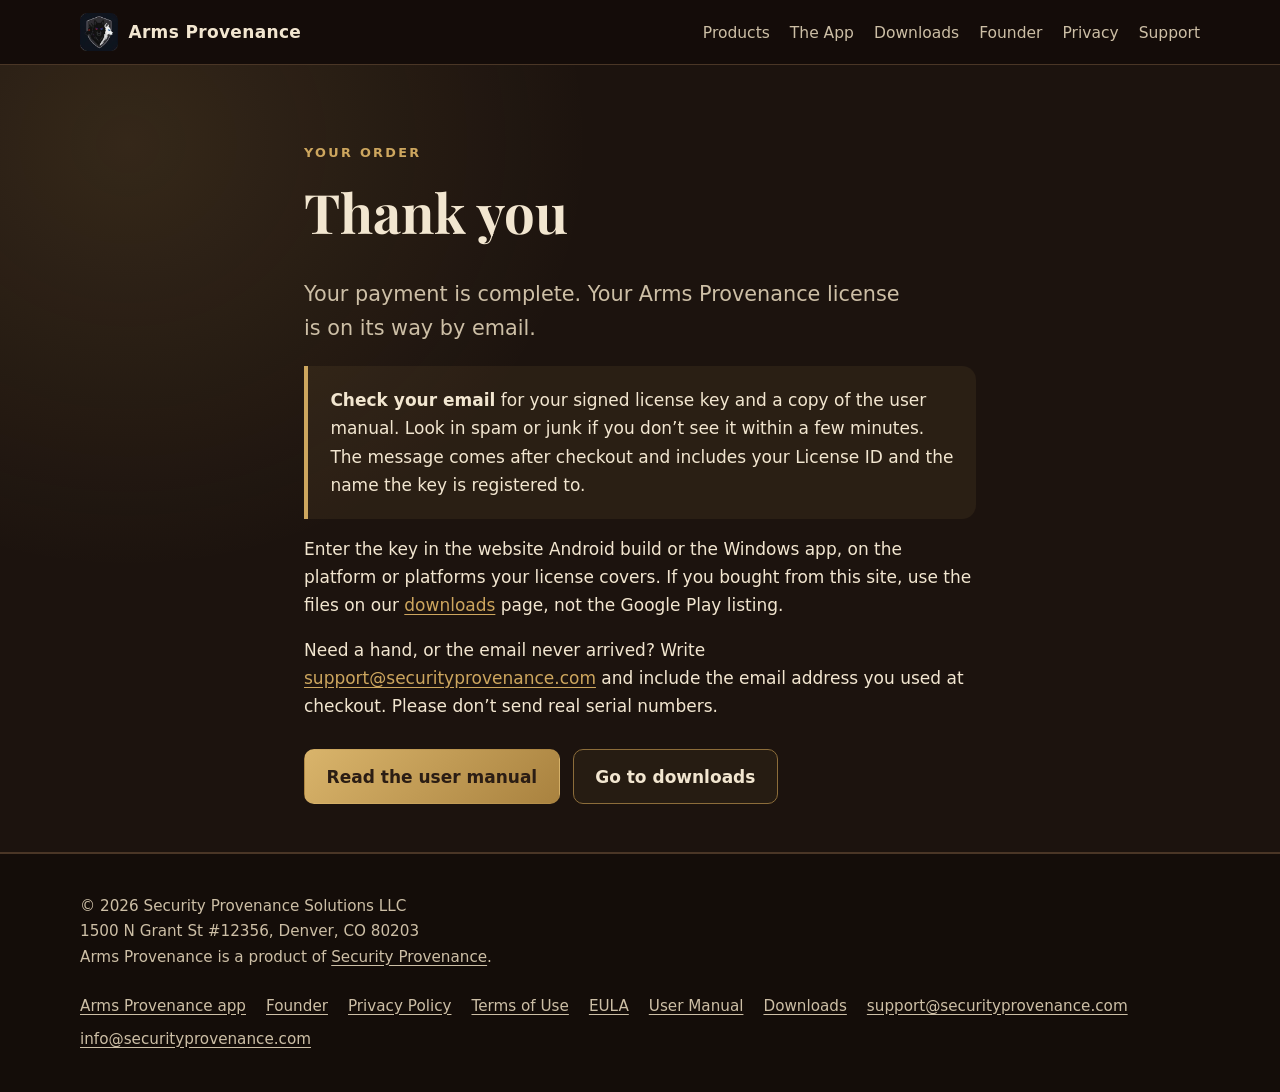
<file: thanks.html>
<!doctype html>
<html lang="en">
<head>
<meta charset="utf-8">
<meta name="viewport" content="width=device-width, initial-scale=1">
<meta http-equiv="Content-Security-Policy" content="default-src 'self'; img-src 'self' data:; style-src 'self'; script-src 'self'; object-src 'none'; base-uri 'self'; form-action 'self'">
<meta name="referrer" content="strict-origin-when-cross-origin">
<title>Thank you | Arms Provenance</title>
<meta name="description" content="Thank you for your Arms Provenance purchase. Check your email, including spam or junk, for your license key and the user manual.">
<meta name="robots" content="noindex">
<meta name="theme-color" content="#1C130E">
<meta name="color-scheme" content="dark">
<link rel="canonical" href="https://armsprovenance.com/thanks.html">
<link rel="icon" href="favicon.ico" sizes="any">
<link rel="icon" type="image/png" sizes="32x32" href="favicon-32.png">
<link rel="apple-touch-icon" href="apple-touch-icon.png">
<link rel="preload" href="assets/fonts/ap-display.woff2" as="font" type="font/woff2" crossorigin>
<link rel="stylesheet" href="assets/css/style.css">
<link rel="stylesheet" href="assets/css/arms-provenance.css">
<meta property="og:type" content="website">
<meta property="og:site_name" content="Arms Provenance">
<meta property="og:title" content="Thank you | Arms Provenance">
<meta property="og:description" content="Thank you for your Arms Provenance purchase. Check your email, including spam or junk, for your license key and the user manual.">
<meta property="og:url" content="https://armsprovenance.com/thanks.html">
<meta property="og:image" content="https://armsprovenance.com/assets/img/og-image.jpg">
<meta property="og:image:width" content="1200">
<meta property="og:image:height" content="630">
<meta property="og:image:alt" content="Arms Provenance">
<meta name="twitter:card" content="summary_large_image">
<meta name="twitter:title" content="Thank you | Arms Provenance">
<meta name="twitter:description" content="Thank you for your Arms Provenance purchase. Check your email, including spam or junk, for your license key and the user manual.">
<meta name="twitter:image" content="https://armsprovenance.com/assets/img/og-image.jpg">
</head>
<body class="ap">
<a class="skip" href="#main">Skip to content</a>
<header class="site-header">
  <nav class="container nav" aria-label="Main">
    <a class="brand" href="index.html"><img src="assets/img/logo-128.webp" width="38" height="38" alt=""><span>Arms Provenance</span></a>
    <ul>
      <li><a class="navlink" href="index.html#products">Products</a></li>
      <li><a class="navlink" href="app.html">The App</a></li>
      <li><a class="navlink" href="downloads.html">Downloads</a></li>
      <li><a class="navlink" href="index.html#founder">Founder</a></li>
      <li><a class="navlink" href="privacy.html">Privacy</a></li>
      <li><a class="navlink" href="index.html#support">Support</a></li>
    </ul>
  </nav>
</header>
<main id="main">
<section class="page-hero" aria-labelledby="thanks-title">
  <div class="container thanks-panel">
    <span class="eyebrow">Your order</span>
    <h1 id="thanks-title">Thank you</h1>
    <p class="lead">Your payment is complete. Your Arms Provenance license is on its way by email.</p>
    <div class="callout" role="note">
      <p><strong>Check your email</strong> for your signed license key and a copy of the user manual. Look in spam or junk if you don&rsquo;t see it within a few minutes. The message comes after checkout and includes your License ID and the name the key is registered to.</p>
    </div>
    <p class="mt">Enter the key in the website Android build or the Windows app, on the platform or platforms your license covers. If you bought from this site, use the files on our <a href="downloads.html">downloads</a> page, not the Google Play listing.</p>
    <p>Need a hand, or the email never arrived? Write <a href="mailto:support@securityprovenance.com?subject=License%20email">support@securityprovenance.com</a> and include the email address you used at checkout. Please don&rsquo;t send real serial numbers.</p>
    <div class="btns">
      <a class="btn btn-primary" href="Arms_Provenance_User_Manual.pdf">Read the user manual</a>
      <a class="btn btn-ghost" href="downloads.html">Go to downloads</a>
    </div>
  </div>
</section>
</main>
<footer class="site-footer">
  <div class="container footer-grid">
    <div>
      <p class="m0">&copy; 2026 Security Provenance Solutions LLC</p>
      <p class="m0">1500 N Grant St #12356, Denver, CO 80203</p>
      <p class="m0">Arms Provenance is a product of <a href="https://securityprovenance.com/">Security Provenance</a>.</p>
    </div>
    <ul>
      <li><a href="app.html">Arms Provenance app</a></li>
      <li><a href="index.html#founder">Founder</a></li>
      <li><a href="privacy.html">Privacy Policy</a></li>
      <li><a href="terms.html">Terms of Use</a></li>
      <li><a href="eula.html">EULA</a></li>
      <li><a href="Arms_Provenance_User_Manual.pdf">User Manual</a></li>
      <li><a href="downloads.html">Downloads</a></li>
      <li><a href="mailto:support@securityprovenance.com">support@securityprovenance.com</a></li>
      <li><a href="mailto:info@securityprovenance.com">info@securityprovenance.com</a></li>
    </ul>
  </div>
</footer>
</body>
</html>
</file>
<file: assets/css/style.css>
:root{
  --navy:#0d1320;--navy-2:#121a2b;--navy-3:#18223a;--black:#07090f;
  --silver:#c9ced6;--silver-2:#9aa3b2;--text:#e6e9ef;--muted:#a3abba;
  --red:#d42a2a;--blue:#1f6fe0;--violet:#7a3fd6;--line:#263049;
  --radius:14px;--max:1120px;
  --font:system-ui,-apple-system,"Segoe UI",Roboto,"Helvetica Neue",Arial,"Noto Sans",sans-serif;
}
*,*::before,*::after{box-sizing:border-box}
html{scroll-behavior:smooth;-webkit-text-size-adjust:100%}
@media (prefers-reduced-motion:reduce){html{scroll-behavior:auto}*{transition:none!important}}
body{margin:0;font-family:var(--font);font-size:1.0625rem;line-height:1.65;color:var(--text);background:var(--navy);}
img{max-width:100%;height:auto;display:block}
a{color:#8fb8ff;text-underline-offset:3px}
a:hover{color:#bcd4ff}
:focus-visible{outline:3px solid #8fb8ff;outline-offset:3px;border-radius:4px}
h1,h2,h3{line-height:1.2;letter-spacing:-.01em;margin:0 0 .6em}
h1{font-size:clamp(2.1rem,5vw,3.4rem)}
h2{font-size:clamp(1.6rem,3.2vw,2.2rem)}
h3{font-size:1.25rem}
p{margin:0 0 1em}
.container{width:min(100% - 2.5rem,var(--max));margin-inline:auto}
.skip{position:absolute;left:-999px;top:0;background:#fff;color:#000;padding:.6rem 1rem;z-index:100;border-radius:0 0 8px 0}
.skip:focus{left:0}
/* header */
.site-header{position:sticky;top:0;z-index:50;background:rgba(7,9,15,.88);backdrop-filter:blur(8px);border-bottom:1px solid var(--line)}
.nav{display:flex;align-items:center;justify-content:space-between;gap:1rem;min-height:64px;flex-wrap:wrap;padding:.4rem 0}
.brand{display:flex;align-items:center;gap:.65rem;color:var(--text);text-decoration:none;font-weight:700;letter-spacing:.02em}
.brand img{width:38px;height:38px}
.nav ul{display:flex;gap:.25rem 1.25rem;list-style:none;margin:0;padding:0;flex-wrap:wrap}
.nav a.navlink{color:var(--silver);text-decoration:none;font-size:.97rem;padding:.35rem 0;border-bottom:2px solid transparent}
.nav a.navlink:hover,.nav a.navlink[aria-current="page"]{color:#fff;border-bottom-color:var(--violet)}
/* hero */
.hero{position:relative;overflow:hidden;padding:clamp(3.5rem,9vw,7rem) 0 clamp(3rem,7vw,5.5rem);
  background:radial-gradient(60% 80% at 15% 20%,rgba(31,111,224,.20),transparent 60%),
             radial-gradient(55% 75% at 90% 30%,rgba(212,42,42,.16),transparent 60%),
             radial-gradient(50% 60% at 50% 100%,rgba(122,63,214,.18),transparent 70%),var(--black);
  border-bottom:1px solid var(--line)}
.hero-grid{display:grid;grid-template-columns:1.25fr .9fr;gap:3rem;align-items:center}
.eyebrow{display:inline-block;text-transform:uppercase;letter-spacing:.18em;font-size:.8rem;font-weight:700;color:var(--silver-2);margin-bottom:1rem}
.lead{font-size:clamp(1.1rem,2vw,1.3rem);color:var(--muted);max-width:38rem}
.tagline{background:linear-gradient(90deg,#ff6b6b,#b48cff 50%,#6aa8ff);-webkit-background-clip:text;background-clip:text;color:transparent}
.hero-art{justify-self:center;max-width:380px;width:100%;filter:drop-shadow(0 20px 50px rgba(0,0,0,.6))}
.btns{display:flex;flex-wrap:wrap;gap:.8rem;margin-top:1.8rem}
.btn{display:inline-flex;align-items:center;justify-content:center;gap:.5rem;padding:.8rem 1.35rem;border-radius:10px;font-weight:650;text-decoration:none;border:1px solid transparent;min-height:44px}
.btn-primary{background:linear-gradient(135deg,var(--blue),var(--violet));color:#fff}
.btn-primary:hover{color:#fff;filter:brightness(1.12)}
.btn-ghost{border-color:#3a4566;color:var(--text);background:rgba(255,255,255,.03)}
.btn-ghost:hover{color:#fff;border-color:var(--silver-2)}
/* sections */
section{padding:clamp(3.2rem,7vw,5.5rem) 0}
section[id]{scroll-margin-top:5.5rem}
@media (max-width:520px){section[id]{scroll-margin-top:10.5rem}}
.section-alt{background:var(--navy-2);border-block:1px solid var(--line)}
.section-head{max-width:44rem;margin-bottom:2.2rem}
.section-head p{color:var(--muted)}
.rule{display:flex;height:4px;width:96px;border-radius:4px;overflow:hidden;margin:0 0 1.2rem}
.rule span{flex:1}.rule span:nth-child(1){background:var(--red)}.rule span:nth-child(2){background:var(--violet)}.rule span:nth-child(3){background:var(--blue)}
.grid{display:grid;gap:1.25rem}
.grid-3{grid-template-columns:repeat(3,1fr)}
.grid-2{grid-template-columns:repeat(2,1fr)}
.card{background:linear-gradient(180deg,var(--navy-3),var(--navy-2));border:1px solid var(--line);border-radius:var(--radius);padding:1.6rem}
.card p{color:var(--muted);margin-bottom:0}
.card h3{color:#fff}
.icon-dot{width:42px;height:42px;border-radius:10px;display:grid;place-items:center;margin-bottom:1rem;font-weight:800;color:#fff}
.c-red{background:rgba(212,42,42,.18);border:1px solid rgba(212,42,42,.5)}
.c-violet{background:rgba(122,63,214,.18);border:1px solid rgba(122,63,214,.5)}
.c-blue{background:rgba(31,111,224,.18);border:1px solid rgba(31,111,224,.5)}
.c-silver{background:rgba(201,206,214,.10);border:1px solid rgba(201,206,214,.4)}
.icon-dot svg{width:22px;height:22px;stroke:currentColor;fill:none;stroke-width:2;stroke-linecap:round;stroke-linejoin:round}
.app-card{display:grid;grid-template-columns:auto 1fr;gap:1.5rem;align-items:start}
.app-card img{width:96px;height:96px;border-radius:22px}
.badge{display:inline-block;font-size:.78rem;font-weight:700;letter-spacing:.04em;text-transform:uppercase;padding:.25rem .6rem;border-radius:999px;border:1px solid #3a4566;color:var(--silver);margin:0 .4rem .6rem 0}
.badge-blue{border-color:rgba(31,111,224,.7);color:#9cc2ff}
.badge-red{border-color:rgba(212,42,42,.7);color:#ff9d9d}
.badge-violet{border-color:rgba(122,63,214,.75);color:#cdb3ff}
.soon{border-style:dashed;display:flex;flex-direction:column;justify-content:center;align-items:flex-start}
.contact-card a.mail{font-size:1.15rem;font-weight:650;word-break:break-word}
.checklist{list-style:none;padding:0;margin:0}
.checklist li{position:relative;padding-left:1.8rem;margin-bottom:.7rem;color:var(--muted)}
.checklist li strong{color:var(--text)}
.checklist li::before{content:"";position:absolute;left:0;top:.45em;width:1rem;height:.55rem;border-left:3px solid #6aa8ff;border-bottom:3px solid #6aa8ff;transform:rotate(-45deg)}
.callout{border-left:4px solid var(--violet);background:rgba(122,63,214,.08);padding:1.25rem 1.4rem;border-radius:0 var(--radius) var(--radius) 0}
.callout p:last-child{margin-bottom:0}
/* prose */
.prose{max-width:46rem}
.prose h2{font-size:1.45rem;margin-top:2.4rem;padding-top:.4rem}
.prose h3{margin-top:1.6rem}
.prose ul{padding-left:1.3rem}
.prose li{margin-bottom:.45rem}
.prose p,.prose li{color:#cfd5df}
.meta{color:var(--muted);font-size:.95rem}
.page-hero{padding:clamp(2.8rem,7vw,4.5rem) 0 clamp(2rem,5vw,3rem);background:radial-gradient(60% 90% at 10% 10%,rgba(31,111,224,.16),transparent 60%),radial-gradient(50% 80% at 95% 20%,rgba(122,63,214,.16),transparent 60%),var(--black);border-bottom:1px solid var(--line)}
.page-hero .hero-grid{grid-template-columns:auto 1fr;gap:2rem}
.page-hero img.app-icon{width:120px;height:120px;border-radius:26px}
/* footer */
.site-footer{background:var(--black);border-top:1px solid var(--line);padding:2.5rem 0;color:var(--silver-2);font-size:.95rem}
.footer-grid{display:flex;flex-wrap:wrap;gap:1.5rem;justify-content:space-between;align-items:center}
.footer-grid ul{display:flex;flex-wrap:wrap;gap:.5rem 1.25rem;list-style:none;margin:0;padding:0}
.footer-grid a{color:var(--silver)}
.center{text-align:center}
.notfound{min-height:60vh;display:grid;place-items:center;text-align:center}
.notfound img{margin:0 auto 1.5rem;width:140px}
@media (max-width:880px){
  .hero-grid{grid-template-columns:1fr;text-align:center}
  .hero-grid .lead{margin-inline:auto}
  .btns{justify-content:center}
  .hero-art{max-width:240px;grid-row:1}
  .grid-3,.grid-2{grid-template-columns:1fr}
  .page-hero .hero-grid{grid-template-columns:1fr;text-align:left}
}
@media (max-width:520px){
  .app-card{grid-template-columns:1fr}
  .nav{justify-content:center}
  .nav ul{justify-content:center}
  body{font-size:1rem}
}
.sr-only{position:absolute;width:1px;height:1px;padding:0;margin:-1px;overflow:hidden;clip:rect(0,0,0,0);white-space:nowrap;border:0}
.mt{margin-top:1rem}
.m0{margin:0}
.h3{font-size:1.25rem}
.center-block{margin-inline:auto}
.center-btns{justify-content:center}

/* Meet the Founder */
.founder-copy{max-width:44rem}
.founder-copy p{color:#cfd5df}
</file>
<file: assets/css/arms-provenance.css>
/* Arms Provenance page theme: walnut and brass, matching the app (lib/ui/theme.dart).
   Loaded only by arms-provenance.html, terms.html and eula.html, after style.css. */
@font-face{font-family:"AP Display";src:url("../fonts/ap-display.woff2") format("woff2");font-weight:400 900;font-display:swap}
body.ap{
  --wd:#1C130E;--wn:#261A13;--wr:#33241A;--wh:#412E21;
  --brass:#CDA65E;--brass-m:#8C6D3A;--cream:#F2E6D0;--cream-m:#CDBFA6;
  --parch:#F6EEDC;--ink:#2B1D14;--wline:#4a3626;
  --display:"AP Display",Georgia,"Times New Roman",serif;
  background:var(--wd);color:var(--cream)}
.ap h1,.ap h2,.ap .ap-display{font-family:var(--display);letter-spacing:0}
.ap h3{color:var(--cream)}
.ap a{color:var(--brass)}
.ap a:hover{color:#e6c88a}
.ap :focus-visible{outline-color:var(--brass)}
.ap .site-header{background:rgba(20,13,9,.92);border-bottom-color:var(--wline)}
.ap .nav a.navlink{color:var(--cream-m)}
.ap .nav a.navlink:hover,.ap .nav a.navlink[aria-current="page"]{color:var(--cream);border-bottom-color:var(--brass)}
.ap .brand{color:var(--cream)}
.ap .eyebrow{color:var(--brass)}
.ap .lead,.ap .section-head p{color:var(--cream-m)}
.ap .meta{color:var(--cream-m)}
.ap section{border-color:var(--wline)}
.ap .section-alt{background:var(--wn);border-block:1px solid var(--wline)}
.ap .rule{background:none}
.ap .rule span{background:var(--brass)!important;flex:none;width:100%}
.ap .rule{width:72px;height:3px}
.ap .card{background:linear-gradient(180deg,var(--wr),var(--wn));border-color:var(--wline)}
.ap .card p,.ap .card li{color:var(--cream-m)}
.ap .card h3{color:var(--cream)}
.ap .btn-primary{background:linear-gradient(135deg,#d9b46b,#a9823f);color:var(--ink)}
.ap .btn-primary:hover{color:var(--ink);filter:brightness(1.08)}
.ap .btn-ghost{border-color:var(--brass-m);color:var(--cream);background:rgba(205,166,94,.06)}
.ap .btn-ghost:hover{border-color:var(--brass);color:#fff}
.ap .btn-disabled{background:var(--wh);color:var(--cream-m);border:1px dashed var(--brass-m);cursor:not-allowed}
.ap .badge{border-color:var(--brass-m);color:var(--brass)}
.ap .checklist li{color:var(--cream-m)}
.ap .checklist li strong{color:var(--cream)}
.ap .checklist li::before{border-color:var(--brass)}
.ap .callout{border-left-color:var(--brass);background:rgba(205,166,94,.08)}
.ap .prose p,.ap .prose li{color:#e4d7bf}
.ap .site-footer{background:#140d09;border-top-color:var(--wline);color:var(--cream-m)}
.ap .footer-grid a{color:var(--cream-m)}
.ap .footer-grid a:hover{color:var(--brass)}
.ap .page-hero{background:radial-gradient(60% 90% at 10% 10%,rgba(205,166,94,.14),transparent 60%),var(--wd);border-bottom-color:var(--wline)}
/* hero */
.ap-hero{padding:clamp(3rem,8vw,6rem) 0 clamp(3rem,7vw,5rem);border-bottom:1px solid var(--wline);
  background:radial-gradient(55% 70% at 12% 15%,rgba(205,166,94,.16),transparent 60%),
             radial-gradient(50% 70% at 90% 80%,rgba(140,109,58,.18),transparent 65%),var(--wd)}
.ap-hero .hero-grid{grid-template-columns:1.2fr .8fr}
.ap-hero h1{font-size:clamp(2.2rem,5.5vw,3.8rem);margin:0}
.ap-tag{font-family:var(--display);font-size:clamp(1.25rem,2.4vw,1.75rem);color:var(--brass);font-style:italic;margin:0 0 1rem}
.ap-title{display:flex;align-items:center;gap:1rem;margin-bottom:1rem}
.ap-title img{width:72px;height:72px;border-radius:18px;box-shadow:0 8px 24px rgba(0,0,0,.5)}
.ap-status{margin-top:1.2rem;color:var(--cream-m);font-size:.95rem}
.ap-status strong{color:var(--brass)}
/* CSS phone mock (no screenshots, no data) */
.phone{justify-self:center;width:min(270px,80vw);aspect-ratio:9/19;border-radius:36px;padding:12px;background:#0c0806;
  border:2px solid var(--brass-m);box-shadow:0 30px 60px rgba(0,0,0,.55),inset 0 0 0 2px #2a1c13}
.phone-screen{height:100%;border-radius:26px;background:var(--wd);overflow:hidden;display:flex;flex-direction:column}
.phone-bar{padding:1.1rem .9rem .6rem;font-family:var(--display);color:var(--brass);font-size:1.05rem;border-bottom:1px solid var(--wline)}
.tiles{display:grid;grid-template-columns:1fr 1fr;gap:.45rem;padding:.6rem}
.tile{background:linear-gradient(160deg,var(--wh),var(--wr));border:1px solid var(--wline);border-radius:10px;padding:.55rem .6rem;min-height:58px;
  display:flex;flex-direction:column;justify-content:flex-end;font-size:.72rem;color:var(--cream);font-weight:650;line-height:1.2}
.tile small{color:var(--cream-m);font-weight:400;font-size:.62rem}
.tile.wide{grid-column:span 2;min-height:70px}
.tile.brass{background:linear-gradient(160deg,#5a4426,#3a2b1a);border-color:var(--brass-m)}
/* benefits & features */
.ap .icon-dot{background:rgba(205,166,94,.12);border:1px solid var(--brass-m);color:var(--brass)}
.feat-group h3{font-family:var(--display);font-size:1.35rem;color:var(--brass);margin-bottom:.8rem}
.feat-group ul{margin:0;padding-left:1.1rem}
.feat-group li{margin-bottom:.45rem}
.feat-group li strong{color:var(--cream)}
.tier-note{font-size:.85rem;color:var(--brass);font-weight:600}
/* screenshots */
.shots{display:grid;grid-template-columns:repeat(4,1fr);gap:1.25rem}
.shot{margin:0;text-align:center;color:var(--cream-m);font-size:.9rem}
.shot img{display:block;width:100%;height:auto;border-radius:22px;border:2px solid var(--brass-m);box-shadow:0 10px 28px rgba(0,0,0,.45)}
.shot figcaption{margin-top:.6rem}
/* privacy */
.vault{background:linear-gradient(135deg,var(--parch),#eadcbf);color:var(--ink);border-radius:var(--radius);padding:clamp(1.6rem,4vw,2.6rem);border:1px solid var(--brass-m)}
.vault h2,.vault h3{color:var(--ink)}
.vault p{color:#4a3627}
.vault .checklist li{color:#4a3627}
.vault .checklist li strong{color:var(--ink)}
.vault .checklist li::before{border-color:#8C6D3A}
.vault a{color:#7a5520}
.vault .cols{display:grid;grid-template-columns:1fr 1fr;gap:2rem}
/* pricing: 5 one-time tiles, plus a 3-card upgrade row */
.tiers{display:flex;flex-wrap:wrap;justify-content:center;align-items:stretch;gap:.85rem}
.tier{display:flex;flex-direction:column;width:calc((100% - 3.4rem) / 5);min-width:0;flex:0 1 auto}
.ap .tier.card{padding:1.15rem 1rem 1.2rem}
.tier .price{font-family:var(--display);font-size:clamp(1.65rem,2vw,2.2rem);color:var(--cream);line-height:1.05;margin:.2rem 0 .3rem}
.tier .price small{font-family:var(--font);font-size:.85rem;color:var(--cream-m);white-space:normal}
.tier h3{font-size:clamp(1.12rem,1.4vw,1.35rem);overflow-wrap:break-word}
.tier ul{margin:1rem 0 1rem;flex:0 1 auto}
.tier .checklist li{font-size:.95rem;line-height:1.45;margin-bottom:.5rem;overflow-wrap:break-word}
.tier-foot{margin-top:auto;display:flex;flex-direction:column;align-items:stretch;gap:.75rem}
.tier .btn{width:100%;margin-top:0}
.tier.featured{border:2px solid var(--brass);box-shadow:0 0 0 4px rgba(205,166,94,.12)}
.tier-badges{display:flex;flex-wrap:wrap;align-items:flex-start;gap:.35rem;max-width:100%;margin:0 0 .7rem}
.tier-badge,.tier .ribbon{display:inline-block;max-width:100%;box-sizing:border-box;background:var(--brass);color:var(--ink);font-size:.75rem;font-weight:800;letter-spacing:.02em;line-height:1.3;text-transform:uppercase;text-align:center;text-wrap:balance;padding:.3rem .5rem;border-radius:999px;white-space:normal;overflow-wrap:break-word}
.ribbon{align-self:flex-start;background:var(--brass);color:var(--ink);font-size:.75rem;font-weight:800;letter-spacing:.03em;text-transform:uppercase;padding:.3rem .5rem;border-radius:999px;margin-bottom:.6rem}
.tier .ribbon{margin-bottom:0}
.tier .tier-note{margin:0}
.tier h3 + .tier-note{margin:.15rem 0 .25rem}
.fine{font-size:.9rem;color:var(--cream-m);max-width:52rem}
.store-row{display:flex;flex-wrap:wrap;gap:1rem;align-items:center;margin-top:1.6rem}
.play-badge{height:58px;width:auto}
/* coming soon list */
.soon-list{list-style:none;padding:0;margin:0;display:flex;flex-wrap:wrap;gap:.6rem}
.soon-list li{border:1px dashed var(--brass-m);border-radius:999px;padding:.35rem .9rem;color:var(--cream-m);font-size:.92rem}
/* FAQ */
.faq{max-width:50rem}
.faq details{border:1px solid var(--wline);background:var(--wn);border-radius:12px;margin-bottom:.7rem}
.faq summary{cursor:pointer;padding:1rem 1.2rem;font-weight:650;color:var(--cream);list-style:none;position:relative;padding-right:2.6rem}
.faq summary::-webkit-details-marker{display:none}
.faq summary::after{content:"+";position:absolute;right:1.1rem;top:.8rem;font-size:1.3rem;color:var(--brass)}
.faq details[open] summary::after{content:"\2212"}
.faq details p{padding:0 1.2rem 1.1rem;margin:0;color:var(--cream-m)}
.draft-banner{background:#5a1f12;color:#ffe3d6;border:1px solid #b5533a;border-radius:10px;padding:.9rem 1.1rem;margin-bottom:1.6rem;font-size:.95rem}
.draft-banner strong{color:#fff}
@media (max-width:880px){
  .ap-hero .hero-grid{grid-template-columns:1fr;text-align:left}
  .ap-hero .btns{justify-content:flex-start}
  .phone{grid-row:auto;margin-top:1rem}
  .shots{grid-template-columns:repeat(2,1fr)}
  .vault .cols{grid-template-columns:1fr}
}
@media (max-width:520px){
  .ap-title img{width:56px;height:56px}
}
.ap .rule span:nth-child(n+2){display:none}
.vault .section-head p{color:#5a4330}
.soon-grid{list-style:none;padding:0;margin:0;display:grid;grid-template-columns:repeat(auto-fit,minmax(13rem,1fr));gap:1rem}
.soon-grid li{border:1px dashed var(--brass-m);border-radius:14px;padding:1rem 1.1rem;background:rgba(0,0,0,.08)}
.soon-grid h3{margin:0 0 .35rem;font-size:1.05rem;color:var(--cream)}
.soon-grid p{margin:0;color:var(--cream-m);font-size:.92rem;line-height:1.45}
.soon-note{margin:1rem 0 0;color:var(--cream-m);font-size:.9rem}
/* product hub (armsprovenance.com) */
.product.flagship{display:flex;gap:1.6rem;align-items:flex-start;padding:1.6rem;border-color:var(--brass-m)}
.product.flagship picture{flex:none}
.product.flagship picture img{width:112px;height:112px;border-radius:24px}
.product .pill{display:inline-block;font-size:.78rem;letter-spacing:.06em;text-transform:uppercase;border:1px dashed var(--brass-m);color:var(--cream-m);border-radius:999px;padding:.15rem .7rem;margin-bottom:.6rem}
.product .pill-brass{border-style:solid;color:var(--cream)}
.tier-line{color:var(--cream-m);font-size:.92rem}
.sub-head{margin:2.4rem 0 .3rem;font-size:1.35rem}
.soon-note.top{margin:0 0 1.1rem}
.products .soon-card h3{margin-top:.2rem}
@media (max-width:640px){.product.flagship{flex-direction:column}.product.flagship picture img{width:84px;height:84px}}
/* PC line + 5-tier pricing */
.ap-status-pc{margin-top:.35rem;display:flex;align-items:center;gap:.45rem}
.ap-ico{color:var(--brass);flex:none}
@media (max-width:1240px){.tier{width:calc((100% - 1.7rem) / 3)}}
@media (max-width:860px){.tier{width:calc((100% - .85rem) / 2)}}
@media (max-width:560px){.tier{width:100%}.tier .checklist li{font-size:1rem}}

/* Upgrade cards (3 across, reuse .tier) */
.upgrades{display:flex;flex-wrap:wrap;justify-content:center;align-items:stretch;gap:.85rem;margin-top:1.6rem}
.upgrades .tier{width:calc((100% - 1.7rem) / 3)}
.subhead{font-family:var(--display);font-size:1.45rem;color:var(--cream);margin:2rem 0 .4rem}
.subhead-lead{color:var(--cream-m);margin:0 0 1rem;max-width:46rem}
@media (max-width:860px){.upgrades .tier{width:calc((100% - .85rem) / 2)}}
@media (max-width:560px){.upgrades .tier{width:100%}}

/* License disclaimer */
.disclaimer{margin-top:1.6rem;max-width:52rem}
.disclaimer p{margin:0;color:var(--cream-m);font-size:.95rem}

/* Workbench feature teasers */
.soon-grid{align-items:stretch}
.soon-grid ul{list-style:disc;margin:.55rem 0 0;padding-left:1.15rem}
.soon-grid ul li{border:none;border-radius:0;padding:0;margin:0 0 .3rem;background:none;color:var(--cream-m);font-size:.92rem;line-height:1.45}
.soon-grid ul li:last-child{margin-bottom:0}

/* Placeholder that still needs Branden's decision */
.needs-confirm{display:inline;background:rgba(205,166,94,.16);border:1px dashed var(--brass);color:var(--cream);padding:.05rem .4rem;border-radius:4px;font-weight:650}

/* Downloads / thank-you cards */
.download-grid{display:grid;grid-template-columns:repeat(3,1fr);gap:1.25rem}
.download-grid .tier{width:100%}
@media (max-width:860px){.download-grid{grid-template-columns:1fr}}
.thanks-panel{max-width:42rem}
.thanks-panel .callout{margin-top:1.2rem}

/* Meet the Founder */
.ap .founder-copy p{color:#e4d7bf}
.fine code{word-break:break-all;overflow-wrap:anywhere}
</file>
